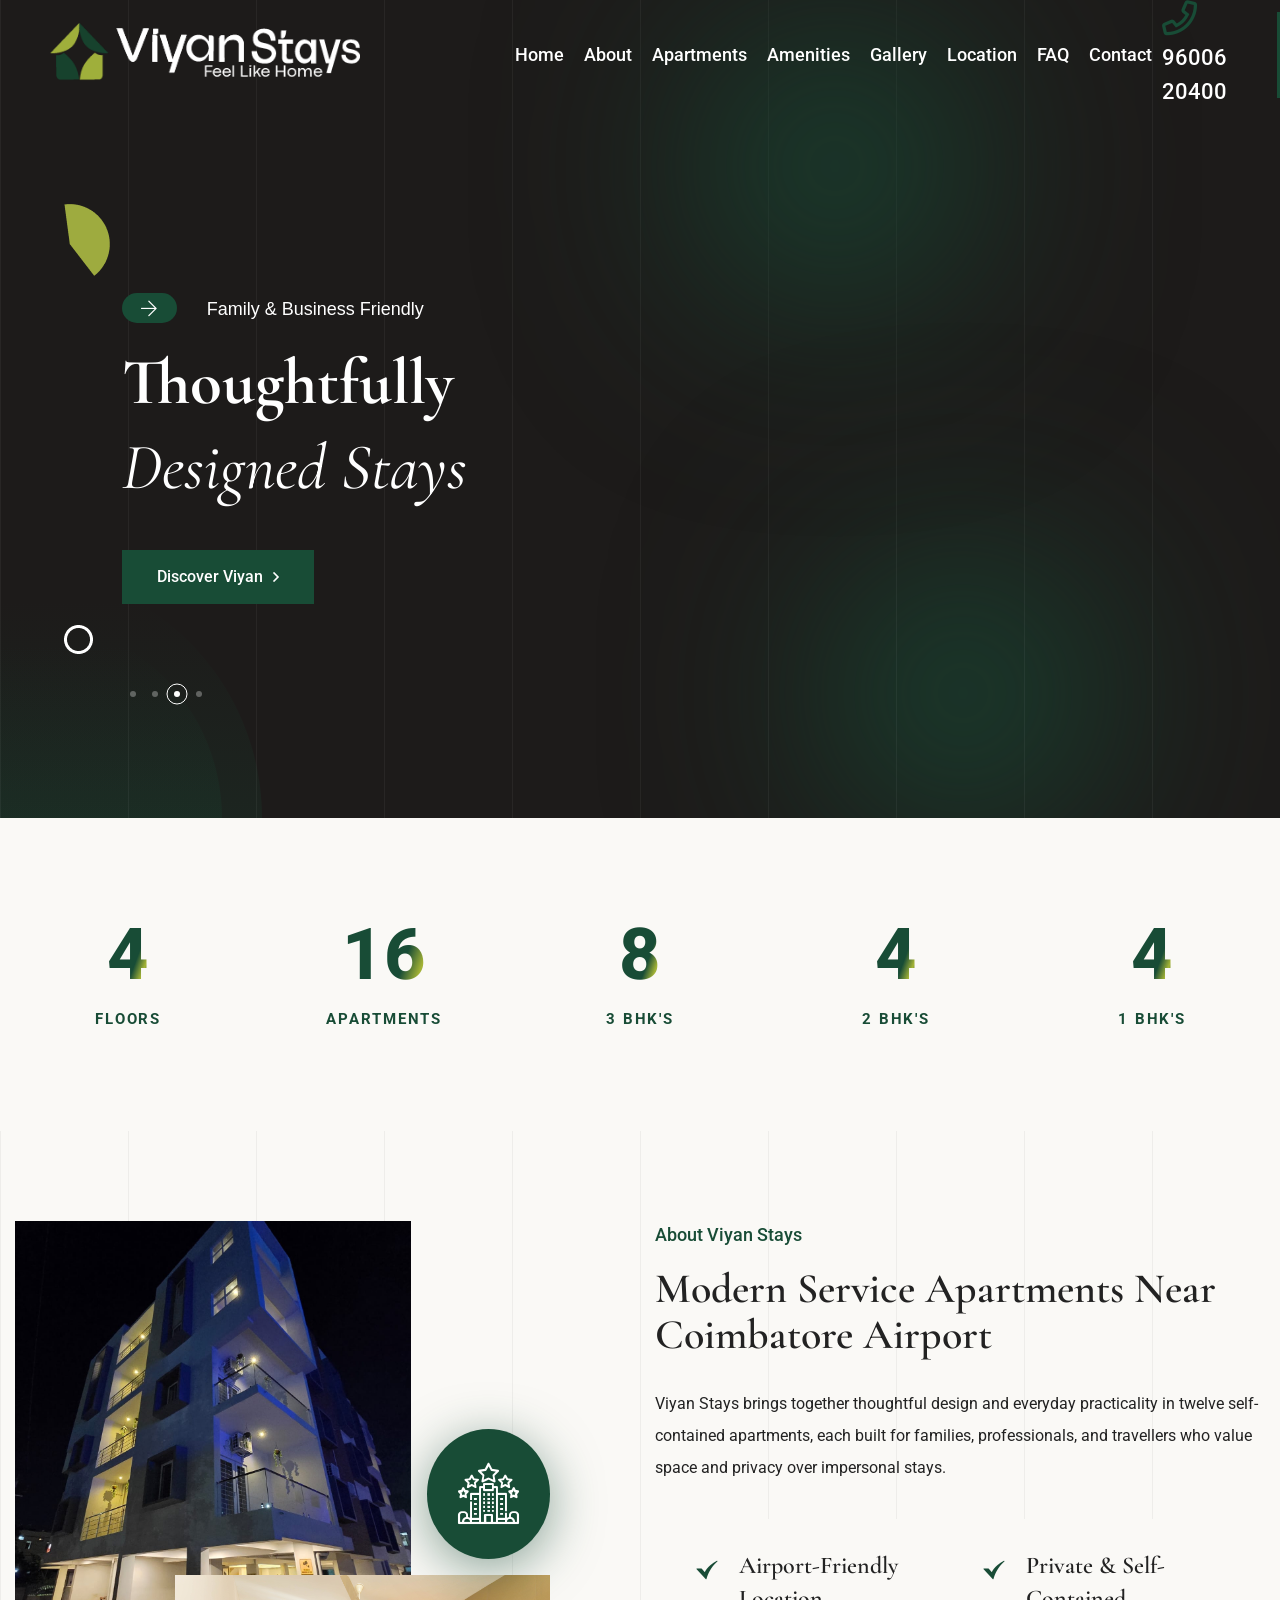
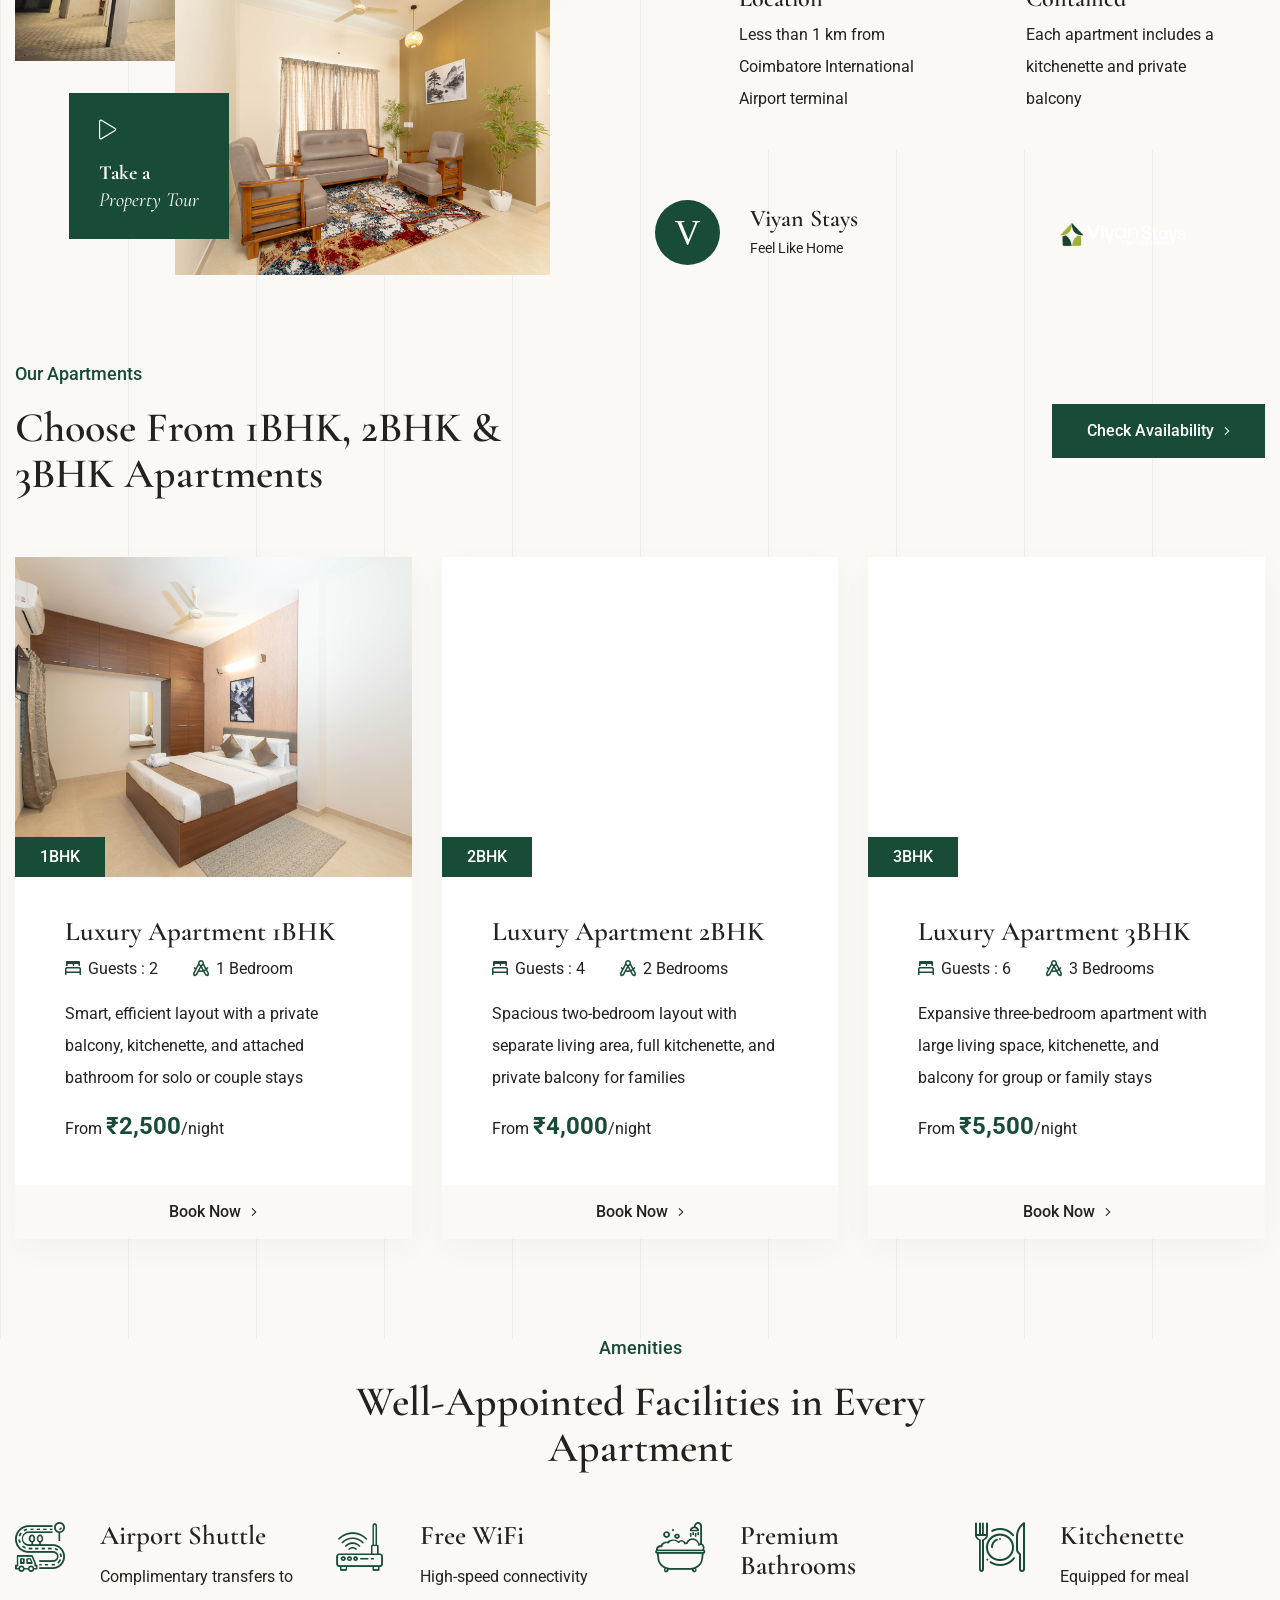
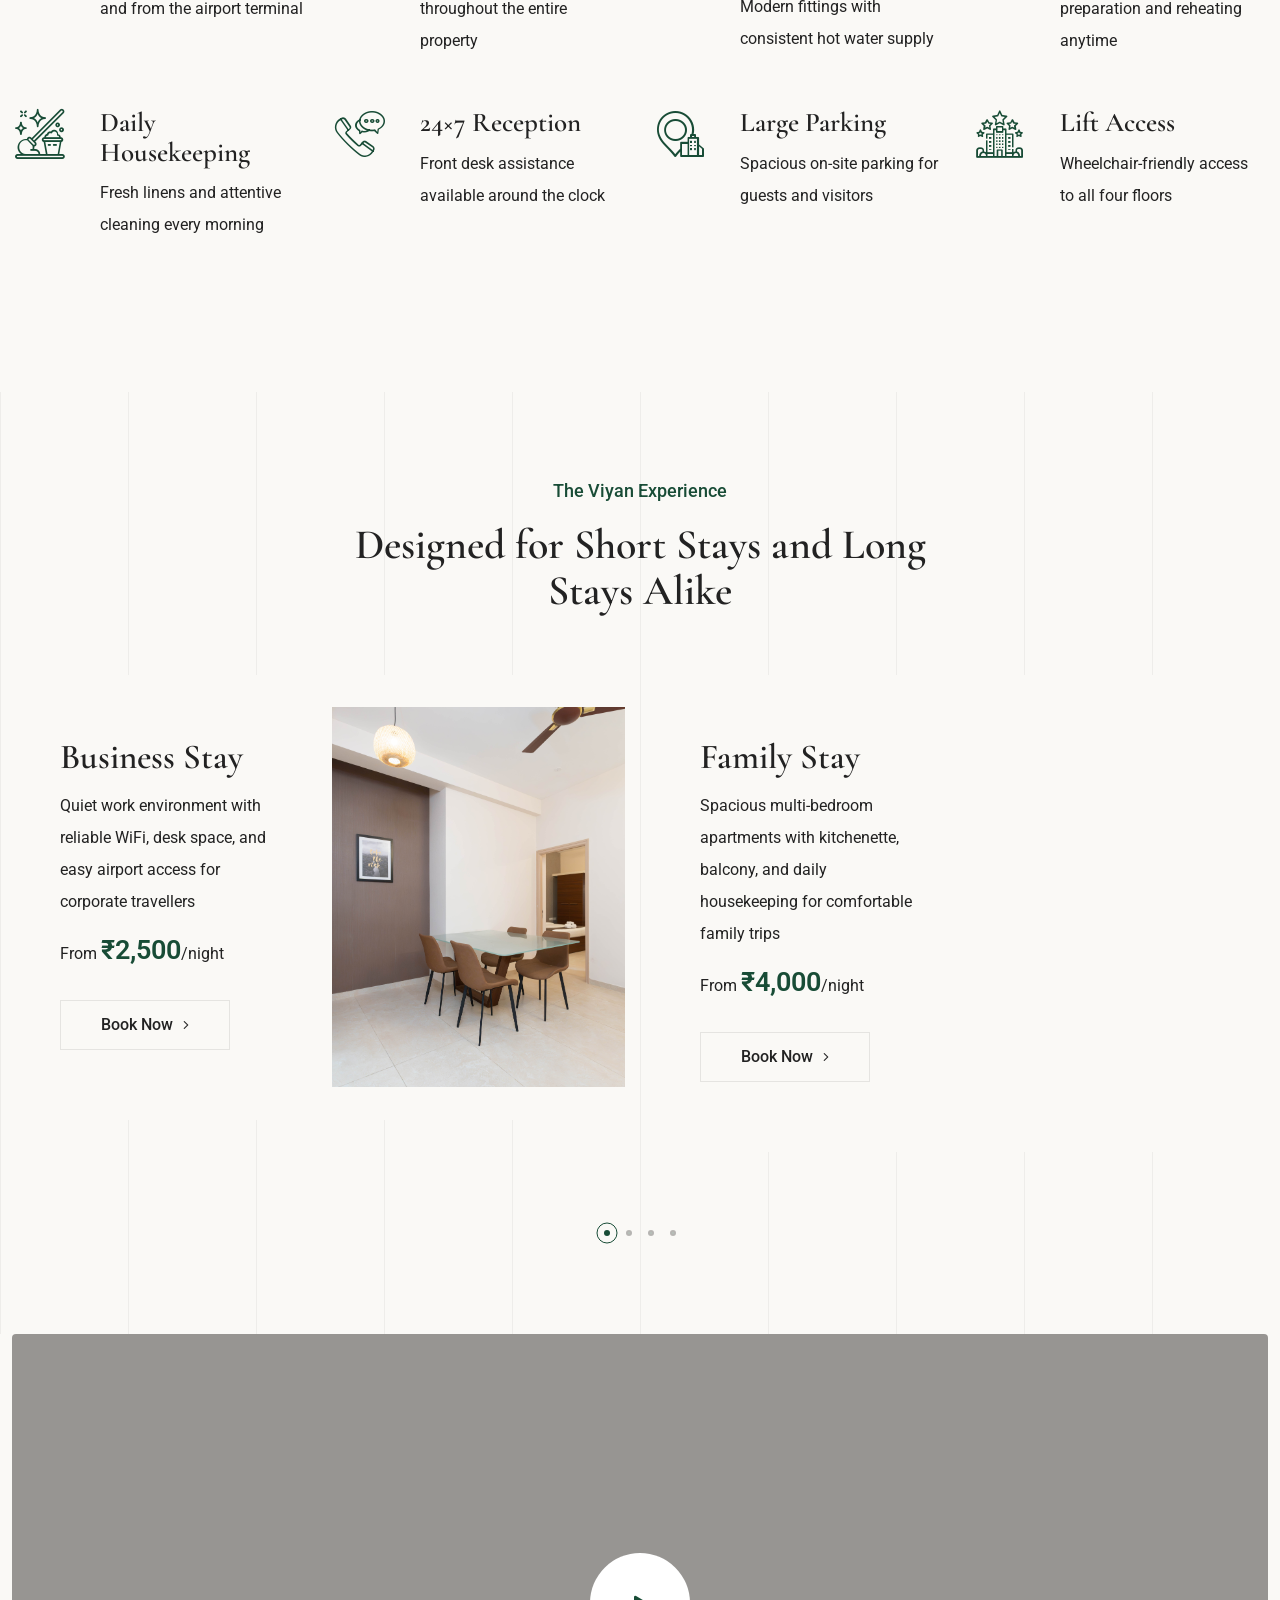
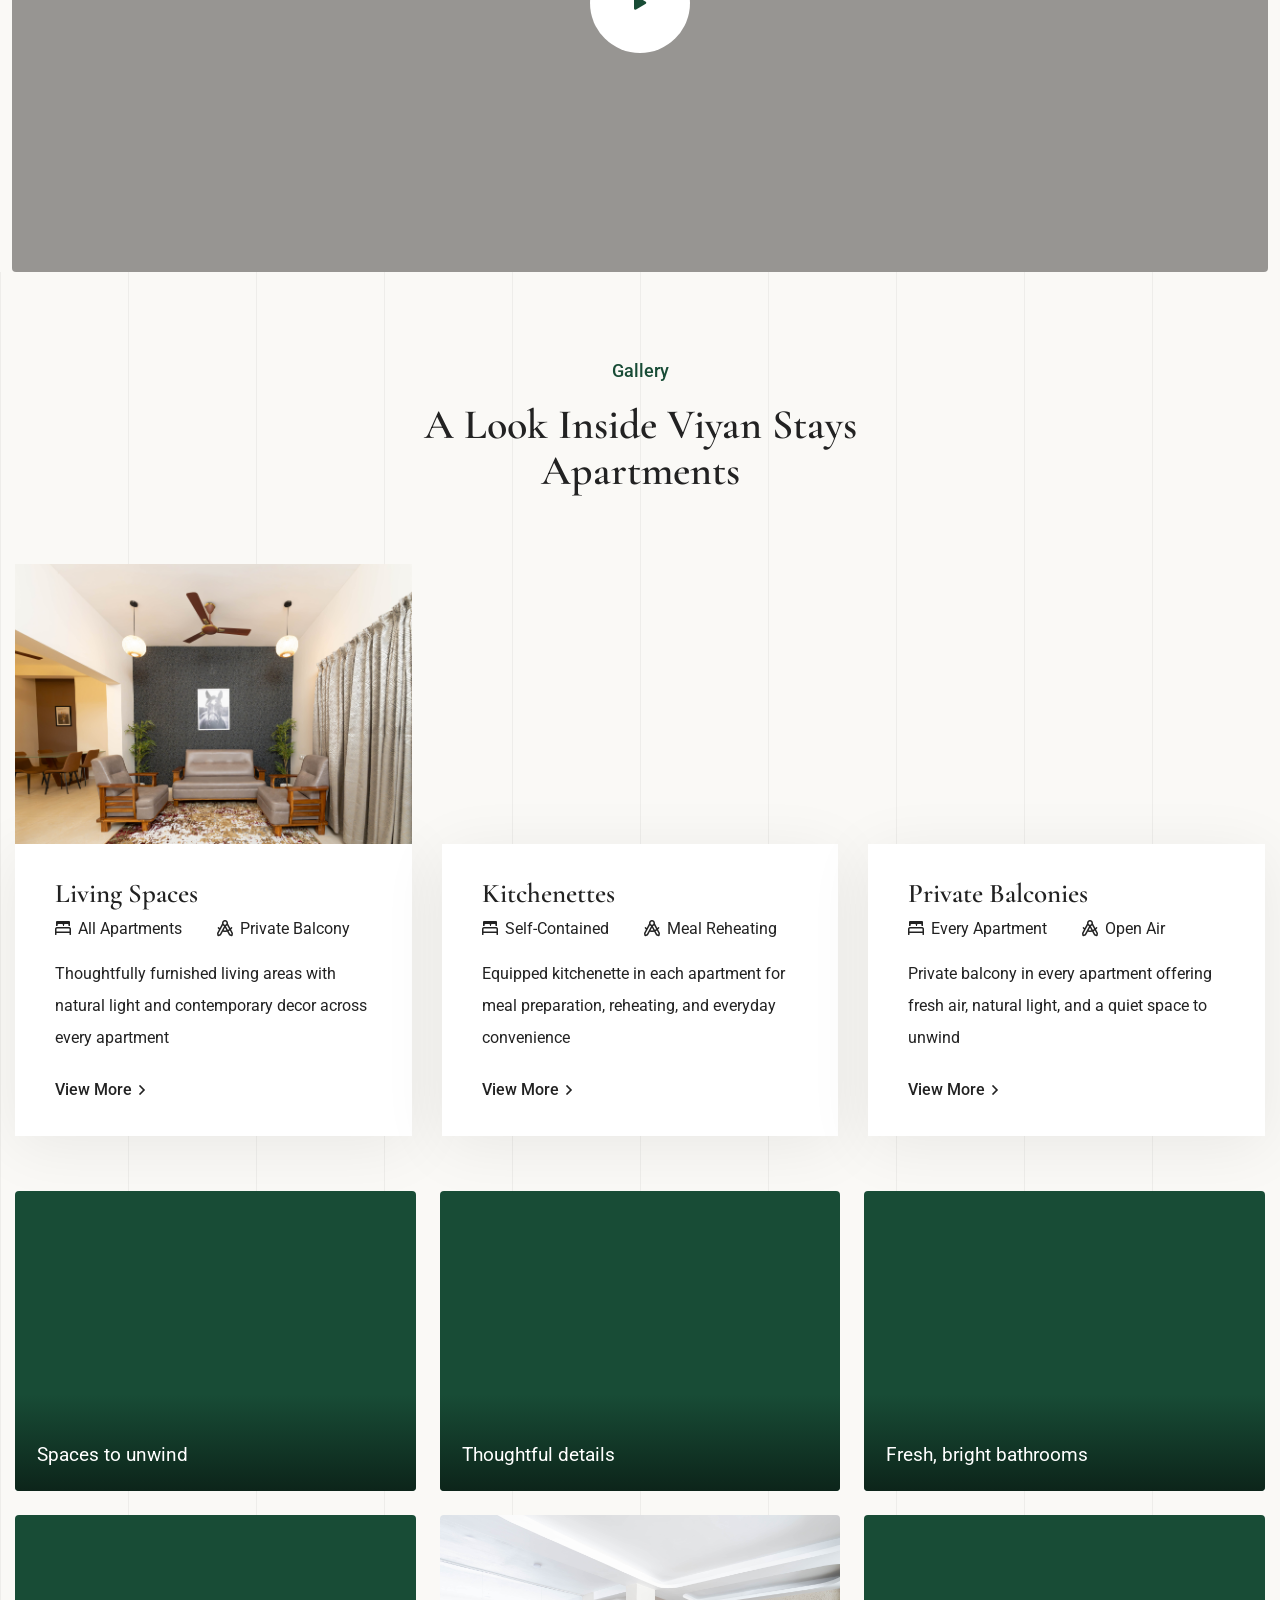
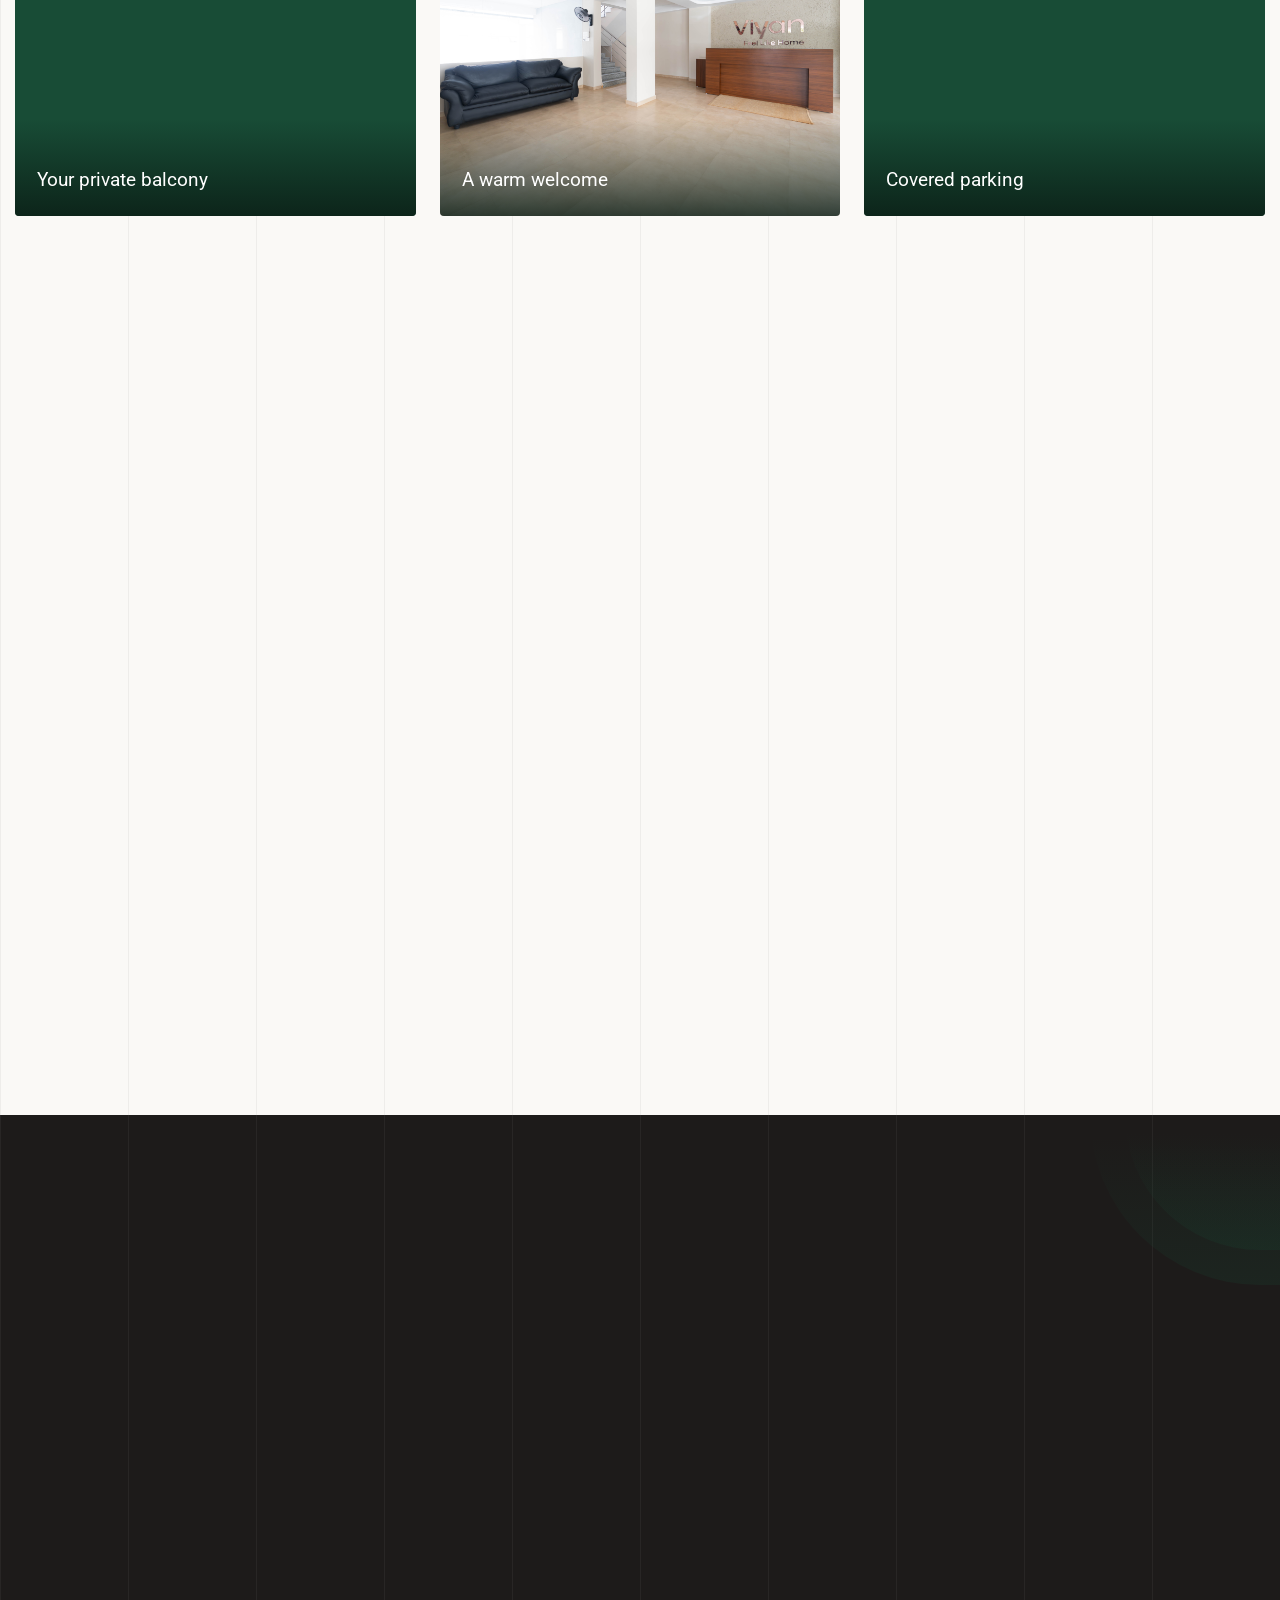
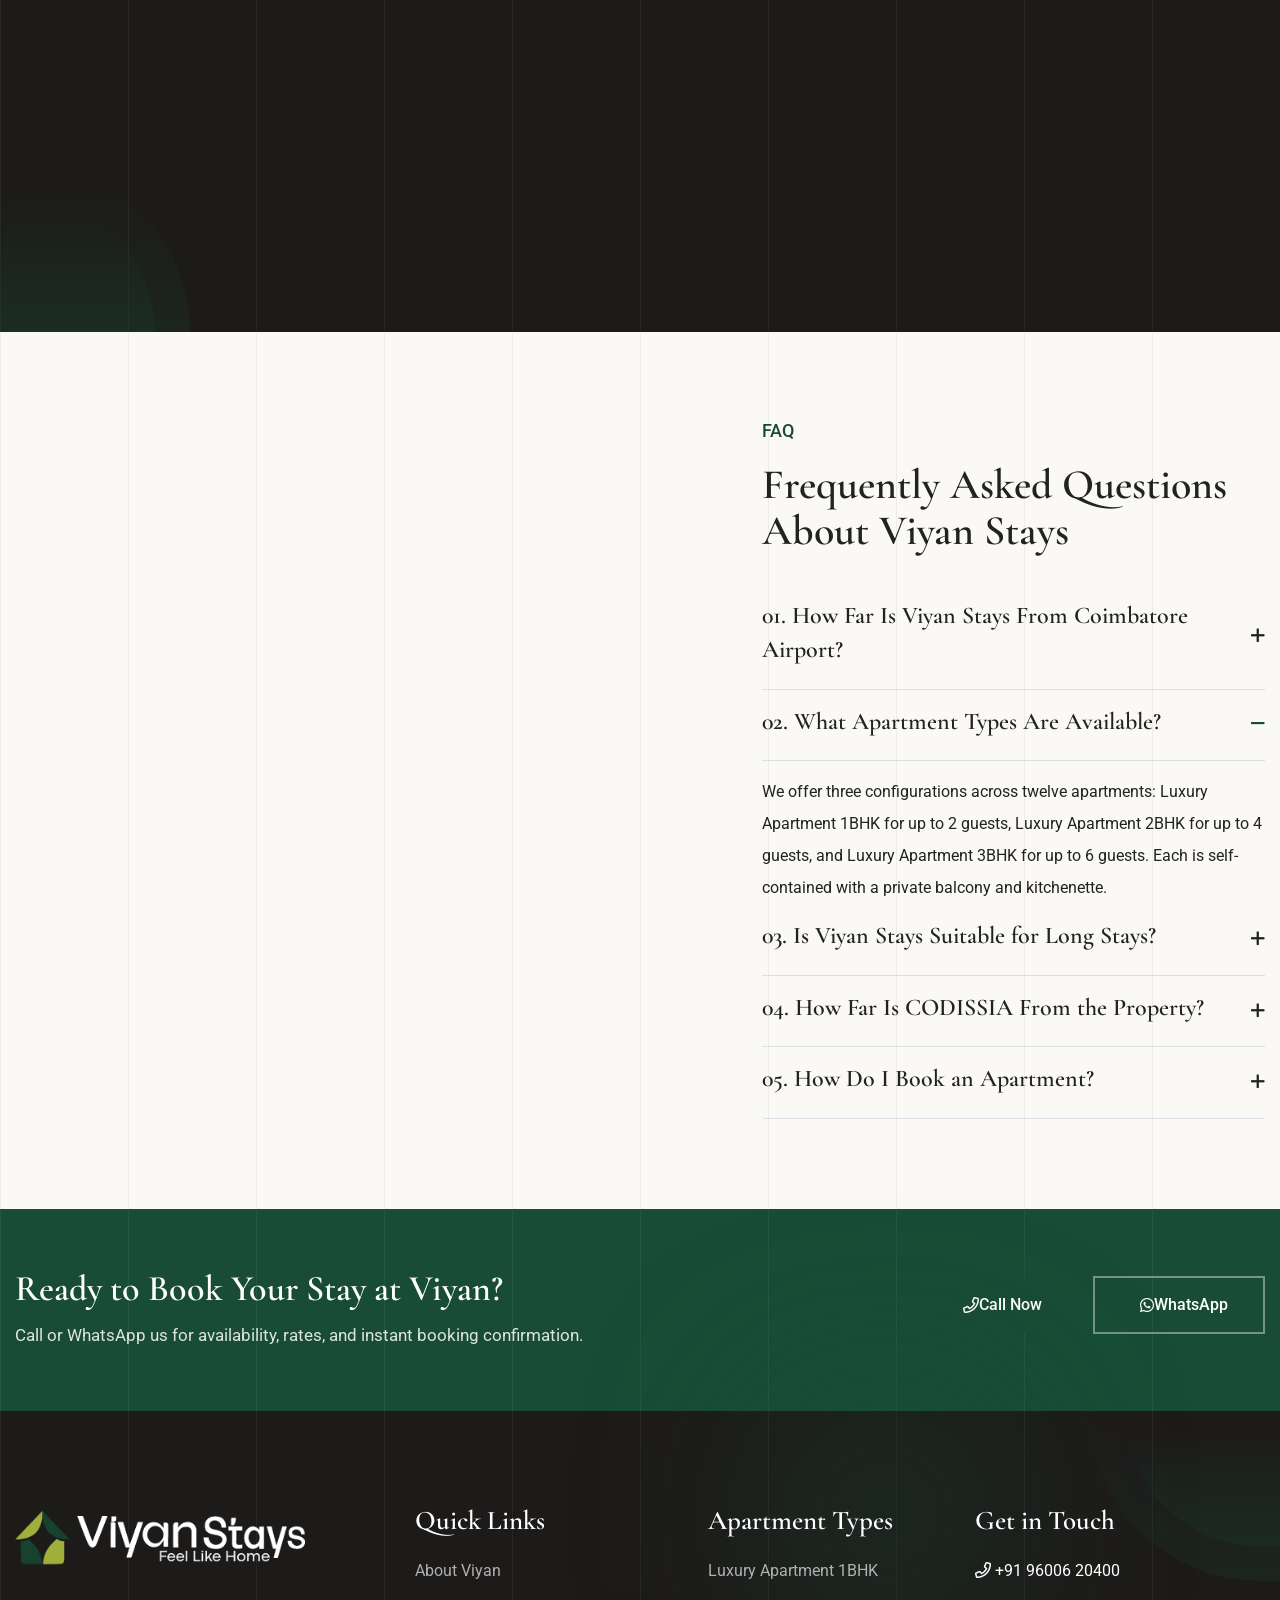
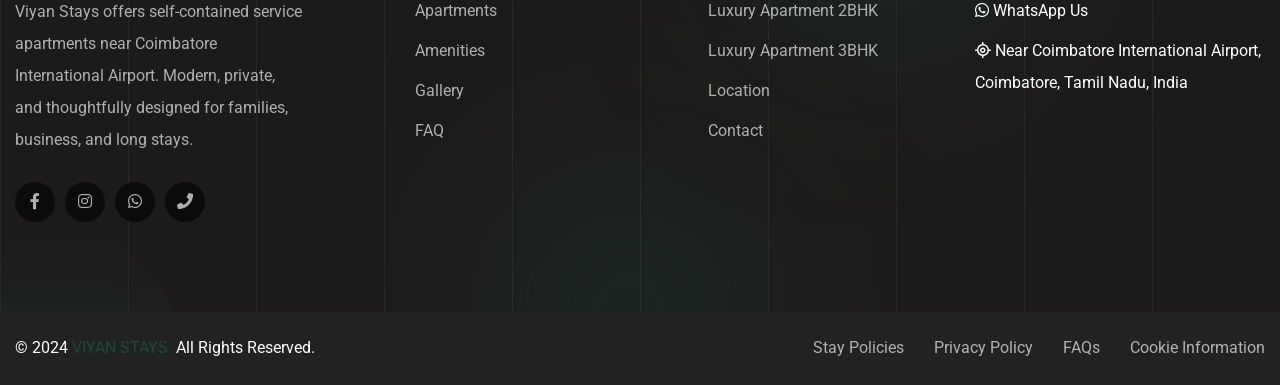
<file: index.html>
<!DOCTYPE html>
<html lang="en">
<head>
    <!-- Required meta tags -->
    <meta charset="utf-8">
    <link rel="canonical" href="https://viyanstays.com/">
    <meta property="og:url" content="https://viyanstays.com/">
    <meta name="description" content="Viyan Stays offers luxury service apartments near Coimbatore International Airport. Choose from 1BHK, 2BHK, and 3BHK apartments with private balconies, kitchenette, airport shuttle, and 24x7 reception. Less than 1 km from Coimbatore Airport and 1.8 km from CODISSIA.">
    <meta name="keywords" content="Luxury Service Apartments Near Coimbatore Airport, Service Apartment in Coimbatore, Luxury Apartment Near Coimbatore Airport, Homestay in Coimbatore, Stay Near Coimbatore Airport, Accommodation Near Coimbatore Airport, Stay Near CODISSIA, Family Stay Coimbatore, Business Stay Coimbatore, Airport Accommodation">
    <meta name="author" content="Viyan Stays">
    <meta name="robots" content="index, follow">
    <meta http-equiv="X-UA-Compatible" content="IE=edge">
    <meta name="viewport" content="width=device-width, initial-scale=1, shrink-to-fit=no">

    <!-- Open Graph / Social Media -->
    <meta property="og:type" content="website">
    <meta property="og:title" content="Viyan Stays — Luxury Service Apartments Near Coimbatore Airport">
    <meta property="og:description" content="Modern 1BHK, 2BHK & 3BHK service apartments near Coimbatore International Airport. Family & business friendly stays with private balcony, kitchenette, airport shuttle and 24x7 reception.">
    <meta property="og:image" content="assets/viyan-photos/DSC01353.jpg">

    <!-- Title -->
    <title>Viyan Stays — Luxury Service Apartments Near Coimbatore Airport</title>
    <!-- Favicon Icon -->
    <link rel="shortcut icon" href="assets/images/favicon.png" type="image/x-icon">
    
    <!-- Flaticon -->
    <link rel="stylesheet" href="assets/css/flaticon.min.css">
    <!-- Font Awesome -->
    <link rel="stylesheet" href="assets/css/fontawesome-5.14.0.min.css">
    <!-- Bootstrap -->
    <link rel="stylesheet" href="assets/css/bootstrap.min.css">
    <!-- Magnific Popup -->
    <link rel="stylesheet" href="assets/css/magnific-popup.min.css">
    <!-- Nice Select -->
    <link rel="stylesheet" href="assets/css/nice-select.min.css">
    <!-- Type Writer -->
    <link rel="stylesheet" href="assets/css/jquery.animatedheadline.css">
    <!-- Animate -->
    <link rel="stylesheet" href="assets/css/animate.min.css">
    <!-- Slick -->
    <link rel="stylesheet" href="assets/css/slick.min.css">
    <!-- Main Style -->
    <link rel="stylesheet" href="assets/css/style.css">
    <link rel="stylesheet" href="assets/css/viyan-brand.css">
    
    <link rel="stylesheet" href="assets/css/viyan-photos.css">
<link rel="stylesheet" href="assets/css/viyan-mobile.css?v=20260915-2"><script type="application/ld+json">{"@context": "https://schema.org", "@type": "LodgingBusiness", "@id": "https://viyanstays.com/#business", "name": "Viyan Stays", "url": "https://viyanstays.com/", "telephone": "+919600620400", "email": "viyanstays@gmail.com", "hasMap": "https://maps.app.goo.gl/6Fvmteb7Q37pBMAD9", "address": {"@type": "PostalAddress", "addressLocality": "Coimbatore", "addressRegion": "Tamil Nadu", "addressCountry": "IN"}}</script></head>
<body class="home-one">
    <div class="page-wrapper">

        <!-- Preloader -->
        <div class="preloader"></div>

        <!-- main header -->
        <header class="main-header header-white">
            <!--Header-Upper-->
            <div class="header-upper">
                <div class="container container-1720 clearfix">

                    <div class="header-inner rel d-flex align-items-center">
                        <div class="logo-outer">
<div class="logo"><a href="/"><img src="assets/images/logos/logo-viyan.png" alt="Viyan Stays Logo" title="Viyan Stays"></a></div>
                        </div>

                        <div class="nav-outer clearfix me-auto">
                            <!-- Main Menu -->
                            <nav class="main-menu navbar-expand-lg">
                                <div class="navbar-header">
                                   <div class="mobile-logo my-15">
                                       <a href="/">
                                            <img src="assets/images/logos/logo-viyan.png" alt="Viyan Stays Logo" title="Viyan Stays">
                                       </a>
                                   </div>
                                   
                                    <!-- Toggle Button -->
                                    <button type="button" aria-label="Open navigation" aria-controls="viyan-navigation" aria-expanded="false" class="navbar-toggle" data-bs-toggle="collapse" data-bs-target=".navbar-collapse">
                                        <span class="icon-bar"></span>
                                        <span class="icon-bar"></span>
                                        <span class="icon-bar"></span>
                                    </button>
                                </div>

                                <div id="viyan-navigation" class="navbar-collapse collapse clearfix">
                                    <ul class="navigation clearfix">
                                        <li><a href="/">Home</a></li>
                                        <li><a href="#about">About</a></li>
                                        <li><a href="#apartments">Apartments</a></li>
                                        <li><a href="#amenities">Amenities</a></li>
                                        <li><a href="gallery.html">Gallery</a></li>
                                        <li><a href="#location">Location</a></li>
                                        <li><a href="#faq">FAQ</a></li>
                                        <li><a href="contact.html">Contact</a></li>
                                    </ul>
                                </div>

                            </nav>
                            <!-- Main Menu End-->
                        </div>
                        
                        <!-- Menu Button -->
                        <div class="menu-btns">
                           <span class="menu-phone-number d-none d-lg-inline-block">
                               <i class="far fa-phone"></i>
                               <a href="tel:+919600620400">96006 20400</a>
                           </span>
                           <a href="https://bookings.skyrooms.in/roombooking?bkgpropid=1154&&bkgrooms=1" class="theme-btn" target="_blank">Book Now <i class="far fa-angle-right"></i></a>
                           
                           <button class="shopping-bag d-none">
                               <i class="fal fa-shopping-bag"></i>
                               <span>0</span>
                           </button>
                            <!-- menu sidbar -->
                            <div class="menu-sidebar">
                                <button>
                                    <img src="assets/images/icons/sidebar-toggler.png" alt="Toggler">
                                </button>
                            </div>
                        </div>
                    </div>
                </div>
            </div>
            <!--End Header Upper-->
        </header>
       
       
        <!--Form Back Drop-->
        <div class="form-back-drop"></div>
        
        <!-- Hidden Sidebar -->
        <section class="hidden-bar">
            <div class="inner-box text-center">
                <div class="cross-icon"><span class="fa fa-times"></span></div>
                <div class="title">
                    <h4>Enquire About Your Stay</h4>
                </div>

                <!--Enquiry Form-->
                <div class="appointment-form">
                    <p>Send us your dates and requirements through our contact page.</p><a href="contact.html" class="theme-btn">Send an enquiry</a>
                </div>

                <!--Social Icons-->
                <div class="social-style-one">
                    <a href="https://www.facebook.com/profile.php?id=61592328098779" target="_blank" rel="noopener noreferrer" aria-label="Viyan Stays on Facebook (opens in a new tab)"><i class="fab fa-facebook-f" aria-hidden="true"></i></a>
                    <a href="https://www.instagram.com/viyanstayscbe/" target="_blank" rel="noopener noreferrer" aria-label="Viyan Stays on Instagram (opens in a new tab)"><i class="fab fa-instagram" aria-hidden="true"></i></a>
                    <a href="https://wa.me/919600620400"><i class="fab fa-whatsapp"></i></a>
                    <a href="tel:+919600620400"><i class="fas fa-phone"></i></a>
                </div>
            </div>
        </section>
        <!--End Hidden Sidebar -->
       
        
        <!-- Slider Section Start -->
        <section class="main-slider-area bgc-black-with-lighting rel z-1">
           <div class="main-slider-active">
                <div class="slider-item">
                    <div class="container">
                        <div class="row justify-content-end align-items-center">
                            <div class="col-xl-3">
                                <div class="slider-content">
                                    <span class="sub-title"><i class="fal fa-arrow-right"></i> Welcome to Viyan Stays</span>
                                    <h1>Stay Near <span>Coimbatore Airport</span></h1>
                                    <a href="#apartments" class="theme-btn">Explore Apartments <i class="far fa-angle-right"></i></a>
                                </div>
                            </div>
                            <div class="col-xl-8">
                                <div class="slider-image">
                                    <img src="assets/viyan-photos/DSC01353.jpg" alt="Luxury Service Apartments Near Coimbatore Airport" width="7008" height="4672" decoding="async">
                                </div>
                            </div>
                        </div>
                    </div>
                </div>
                <div class="slider-item">
                    <div class="container">
                        <div class="row justify-content-end align-items-center">
                            <div class="col-xl-3">
                                <div class="slider-content">
                                    <span class="sub-title"><i class="fal fa-arrow-right"></i> 1BHK · 2BHK · 3BHK</span>
                                    <h1>Spacious <span>Private Apartments</span></h1>
                                    <a href="#apartments" class="theme-btn">View Apartments <i class="far fa-angle-right"></i></a>
                                </div>
                            </div>
                            <div class="col-xl-8">
                                <div class="slider-image">
                                    <img src="assets/viyan-photos/DSC01320.jpg" alt="Spacious Private Apartments Coimbatore" width="7008" height="4672" decoding="async">
                                </div>
                            </div>
                        </div>
                    </div>
                </div>
                <div class="slider-item">
                    <div class="container">
                        <div class="row justify-content-end align-items-center">
                            <div class="col-xl-3">
                                <div class="slider-content">
                                    <span class="sub-title"><i class="fal fa-arrow-right"></i> Family & Business Friendly</span>
                                    <h1>Thoughtfully <span>Designed Stays</span></h1>
                                    <a href="#about" class="theme-btn">Discover Viyan <i class="far fa-angle-right"></i></a>
                                </div>
                            </div>
                            <div class="col-xl-8">
                                <div class="slider-image">
                                    <img src="assets/viyan-photos/DSC01317.jpg" alt="Thoughtfully Designed Stays Coimbatore" width="7008" height="4672" decoding="async">
                                </div>
                            </div>
                        </div>
                    </div>
                </div>
                <div class="slider-item">
                    <div class="container">
                        <div class="row justify-content-end align-items-center">
                            <div class="col-xl-3">
                                <div class="slider-content">
                                    <span class="sub-title"><i class="fal fa-arrow-right"></i> Less Than 1 km From Airport</span>
                                    <h1>Convenient <span>Airport Stay</span></h1>
                                    <a href="https://wa.me/919600620400" target="_blank" class="theme-btn">Book Your Stay <i class="far fa-angle-right"></i></a>
                                </div>
                            </div>
                            <div class="col-xl-8">
                                <div class="slider-image">
                                    <img src="assets/viyan-photos/DSC01351.jpg" alt="Convenient Airport Stay Coimbatore" width="7008" height="4672" decoding="async">
                                </div>
                            </div>
                        </div>
                    </div>
                </div>
           </div>
           <div class="container">
               <div class="row justify-content-center">
                   <div class="col-xl-10">
                       <div class="main-slider-dots"></div>
                   </div>
               </div>
           </div>
            <div class="slider-shapes">
<img class="shape circle-half" src="assets/images/shapes/slider-circle-half-viyan.png" alt="Shape">
               <img class="shape circle" src="assets/images/shapes/slider-circle.png" alt="Shape">
            </div>
            <div class="bg-lines">
               <span></span><span></span>
               <span></span><span></span>
               <span></span><span></span>
               <span></span><span></span>
               <span></span><span></span>
            </div>
        </section>
        <!-- Slider Section End -->


        <!-- Property Snapshot Section Start -->
        <section class="property-snapshot-area rel z-1">
            <div class="container">
                <div class="property-snapshot-scroll">
                    <div class="row row-cols-lg-5">
                        <div class="col">
                            <div class="snapshot-item wow fadeInUp delay-0-2s">
                                <div class="snapshot-number counter-text-wrap">
                                    <span class="count-text" data-speed="1400" data-stop="4">0</span>
                                </div>
                                <div class="snapshot-label">Floors</div>
                            </div>
                        </div>
                    <div class="col">
                        <div class="snapshot-item wow fadeInUp delay-0-3s">
                            <div class="snapshot-number counter-text-wrap">
                                <span class="count-text" data-speed="1400" data-stop="16">0</span>
                            </div>
                            <div class="snapshot-label">Apartments</div>
                        </div>
                    </div>
                    <div class="col">
                        <div class="snapshot-item wow fadeInUp delay-0-4s">
                            <div class="snapshot-number counter-text-wrap">
                                <span class="count-text" data-speed="1400" data-stop="8">0</span>
                            </div>
                            <div class="snapshot-label">3 BHK'S</div>
                        </div>
                    </div>
                    <div class="col">
                        <div class="snapshot-item wow fadeInUp delay-0-5s">
                            <div class="snapshot-number counter-text-wrap">
                                <span class="count-text" data-speed="1400" data-stop="4">0</span>
                            </div>
                            <div class="snapshot-label">2 BHK'S</div>
                        </div>
                    </div>
                    <div class="col">
                        <div class="snapshot-item wow fadeInUp delay-0-2s">
                            <div class="snapshot-number counter-text-wrap">
                                <span class="count-text" data-speed="1400" data-stop="4">0</span>
                            </div>
                            <div class="snapshot-label">1 BHK'S</div>
                        </div>
                    </div>
                </div>
                </div>
            </div>
        </section>
        <!-- Property Snapshot Section End -->
        
        
        <!-- About Area start -->
        <section class="about-area pt-90 rpt-70 rel" id="about">
            <div class="container">
                <div class="row align-items-center">
                    <div class="col-lg-6">
                        <div class="about-image-part rmb-55">
                            <div class="top-part">
                                <img src="assets/viyan-photos/1 (3).jpeg" alt="Viyan Stays Service Apartments Coimbatore" width="1200" height="1600" decoding="async">
                                <div class="icon wow fadeInLeft delay-0-2s"><i class="flaticon-hotel"></i></div>
                            </div>
                            <div class="bottom-part">
                                <a href="https://www.youtube.com/watch?v=9Y7ma241N8k" class="mfp-iframe video-play-text wow fadeInRight delay-0-2s">
                                    <i class="fal fa-play"></i>
                                    <span><b>Take a</b><br> <i>Property Tour</i></span>
                                </a>
                                <img src="assets/viyan-photos/DSC01199.jpg" alt="Viyan Stays Interior Coimbatore" width="7008" height="4672" decoding="async">
                            </div>
                        </div>
                    </div>
                    <div class="col-lg-6">
                        <div class="about-content-part">
                            <div class="section-title mb-35 wow fadeInUp delay-0-2s">
                                <span class="sub-title mb-15">About Viyan Stays</span>
                                <h2>Modern Service Apartments Near Coimbatore Airport</h2>
                                <p>Viyan Stays brings together thoughtful design and everyday practicality in twelve self-contained apartments, each built for families, professionals, and travellers who value space and privacy over impersonal stays.</p>
                            </div>
                            <div class="feature-list wow fadeInUp delay-0-3s">
                                <div class="feature-item">
                                    <div class="icon">
                                        <i class="flaticon-check-mark"></i>
                                    </div>
                                    <div class="content">
                                        <h5>Airport-Friendly Location</h5>
                                        <p>Less than 1 km from Coimbatore International Airport terminal</p>
                                    </div>
                                </div>
                                <div class="feature-item">
                                    <div class="icon">
                                        <i class="flaticon-check-mark"></i>
                                    </div>
                                    <div class="content">
                                        <h5>Private & Self-Contained</h5>
                                        <p>Each apartment includes a kitchenette and private balcony</p>
                                    </div>
                                </div>
                            </div>
                            <div class="about-author wow fadeInUp delay-0-4s">
                                <div class="author">
                                    <span class="viyan-host-mark" aria-label="Viyan Stays">V</span>
                                </div>
                                <div class="description">
                                    <h5>Viyan Stays</h5>
                                    <span>Feel Like Home</span>
                                </div>
                                <div class="signature">
                                    <img src="assets/images/logos/logo-viyan.png" alt="Viyan Stays">
                                </div>
                            </div>
                        </div>
                    </div>
                </div>
            </div>
            <div class="bg-lines for-bg-white">
               <span></span><span></span>
               <span></span><span></span>
               <span></span><span></span>
               <span></span><span></span>
               <span></span><span></span>
            </div>
        </section>
        <!-- About Area end -->
        
        
        
        
        <!-- Apartments Area start -->
        <section class="rooms-area pt-90 rpt-70 pb-70 rpb-55 rel z-2" id="apartments">
            <div class="container">
                <div class="row justify-content-between align-items-center pb-20">
                    <div class="col-xl-5 col-lg-7">
                        <div class="section-title mb-40 wow fadeInLeft delay-0-2s">
                            <span class="sub-title mb-15">Our Apartments</span>
                            <h2>Choose From 1BHK, 2BHK & 3BHK Apartments</h2>
                        </div>
                    </div>
                    <div class="col-lg-4 text-lg-end">
                        <a class="theme-btn mb-40 wow fadeInRight delay-0-2s" href="https://wa.me/919600620400" target="_blank">Check Availability <i class="fal fa-angle-right"></i></a>
                    </div>
                </div>
                <div class="row">
                    <div class="col-xl-4 col-md-6">
                        <div class="room-item wow fadeInUp delay-0-2s">
                            <div class="image">
                                <img src="assets/viyan-photos/DSC01079.jpg" alt="Luxury Apartment 1BHK Coimbatore" width="7008" height="4672" decoding="async">
                                <a class="category" href="#apartments">1BHK</a>
                            </div>
                            <div class="content">
                                <h4><a href="#apartments">Luxury Apartment 1BHK</a></h4>
                                <ul class="blog-meta">
                                    <li>
                                        <i class="far fa-bed-alt"></i>
                                        <a href="#">Guests : 2</a>
                                    </li>
                                    <li>
                                        <i class="far fa-drafting-compass"></i>
                                        <a href="#">1 Bedroom</a>
                                    </li>
                                </ul>
                                <p>Smart, efficient layout with a private balcony, kitchenette, and attached bathroom for solo or couple stays</p>
                                <div class="price">From <span>₹2,500</span>/night</div>
                            </div>
                            <a class="theme-btn style-two" href="https://wa.me/919600620400" target="_blank">Book Now <i class="fal fa-angle-right"></i></a>
                        </div>
                    </div>
                    <div class="col-xl-4 col-md-6">
                        <div class="room-item wow fadeInUp delay-0-4s">
                            <div class="image">
                                <img src="assets/viyan-photos/DSC01110.jpg" alt="Luxury Apartment 2BHK Coimbatore" width="7008" height="4672" decoding="async">
                                <a class="category" href="#apartments">2BHK</a>
                            </div>
                            <div class="content">
                                <h4><a href="#apartments">Luxury Apartment 2BHK</a></h4>
                                <ul class="blog-meta">
                                    <li>
                                        <i class="far fa-bed-alt"></i>
                                        <a href="#">Guests : 4</a>
                                    </li>
                                    <li>
                                        <i class="far fa-drafting-compass"></i>
                                        <a href="#">2 Bedrooms</a>
                                    </li>
                                </ul>
                                <p>Spacious two-bedroom layout with separate living area, full kitchenette, and private balcony for families</p>
                                <div class="price">From <span>₹4,000</span>/night</div>
                            </div>
                            <a class="theme-btn style-two" href="https://wa.me/919600620400" target="_blank">Book Now <i class="fal fa-angle-right"></i></a>
                        </div>
                    </div>
                    <div class="col-xl-4 col-md-6">
                        <div class="room-item wow fadeInUp delay-0-6s">
                            <div class="image">
                                <img src="assets/viyan-photos/DSC01328.jpg" alt="Luxury Apartment 3BHK Coimbatore" width="7008" height="4672" decoding="async">
                                <a class="category" href="#apartments">3BHK</a>
                            </div>
                            <div class="content">
                                <h4><a href="#apartments">Luxury Apartment 3BHK</a></h4>
                                <ul class="blog-meta">
                                    <li>
                                        <i class="far fa-bed-alt"></i>
                                        <a href="#">Guests : 6</a>
                                    </li>
                                    <li>
                                        <i class="far fa-drafting-compass"></i>
                                        <a href="#">3 Bedrooms</a>
                                    </li>
                                </ul>
                                <p>Expansive three-bedroom apartment with large living space, kitchenette, and balcony for group or family stays</p>
                                <div class="price">From <span>₹5,500</span>/night</div>
                            </div>
                            <a class="theme-btn style-two" href="https://wa.me/919600620400" target="_blank">Book Now <i class="fal fa-angle-right"></i></a>
                        </div>
                    </div>
                </div>
            </div>
            <div class="bg-lines for-bg-white">
               <span></span><span></span>
               <span></span><span></span>
               <span></span><span></span>
               <span></span><span></span>
               <span></span><span></span>
            </div>
        </section>
        <!-- Apartments Area end -->
        
        
        <!-- Amenities Area start -->
        <section class="features-area pb-90 rpb-70 rel z-1 bgc-lighter" id="amenities">
            <div class="container">
                <div class="row justify-content-center">
                    <div class="col-xl-6 col-lg-8 col-md-10">
                        <div class="section-title text-center mb-60 rmb-40 wow fadeInUp delay-0-2s">
                            <span class="sub-title mb-15">Amenities</span>
                            <h2>Well-Appointed Facilities in Every Apartment</h2>
                        </div>
                    </div>
                </div>
                <div class="row">
                    <div class="col-xl-3 col-lg-4 col-md-6">
                        <div class="feature-item style-two wow fadeInUp delay-0-2s">
                            <div class="icon">
                                <i class="flaticon-transportation"></i>
                            </div>
                            <div class="content">
                                <h4>Airport Shuttle</h4>
                                <p>Complimentary transfers to and from the airport terminal</p>
                            </div>
                        </div>
                    </div>
                    <div class="col-xl-3 col-lg-4 col-md-6">
                        <div class="feature-item style-two wow fadeInUp delay-0-3s">
                            <div class="icon">
                                <i class="flaticon-wifi-router"></i>
                            </div>
                            <div class="content">
                                <h4>Free WiFi</h4>
                                <p>High-speed connectivity throughout the entire property</p>
                            </div>
                        </div>
                    </div>
                    <div class="col-xl-3 col-lg-4 col-md-6">
                        <div class="feature-item style-two wow fadeInUp delay-0-4s">
                            <div class="icon">
                                <i class="flaticon-bathtub"></i>
                            </div>
                            <div class="content">
                                <h4>Premium Bathrooms</h4>
                                <p>Modern fittings with consistent hot water supply</p>
                            </div>
                        </div>
                    </div>
                    <div class="col-xl-3 col-lg-4 col-md-6">
                        <div class="feature-item style-two wow fadeInUp delay-0-5s">
                            <div class="icon">
                                <i class="flaticon-restaurant"></i>
                            </div>
                            <div class="content">
                                <h4>Kitchenette</h4>
                                <p>Equipped for meal preparation and reheating anytime</p>
                            </div>
                        </div>
                    </div>
                    <div class="col-xl-3 col-lg-4 col-md-6">
                        <div class="feature-item style-two wow fadeInUp delay-0-2s">
                            <div class="icon">
                                <i class="flaticon-mop"></i>
                            </div>
                            <div class="content">
                                <h4>Daily Housekeeping</h4>
                                <p>Fresh linens and attentive cleaning every morning</p>
                            </div>
                        </div>
                    </div>
                    <div class="col-xl-3 col-lg-4 col-md-6">
                        <div class="feature-item style-two wow fadeInUp delay-0-3s">
                            <div class="icon">
                                <i class="flaticon-call"></i>
                            </div>
                            <div class="content">
                                <h4>24×7 Reception</h4>
                                <p>Front desk assistance available around the clock</p>
                            </div>
                        </div>
                    </div>
                    <div class="col-xl-3 col-lg-4 col-md-6">
                        <div class="feature-item style-two wow fadeInUp delay-0-4s">
                            <div class="icon">
                                <i class="flaticon-location-1"></i>
                            </div>
                            <div class="content">
                                <h4>Large Parking</h4>
                                <p>Spacious on-site parking for guests and visitors</p>
                            </div>
                        </div>
                    </div>
                    <div class="col-xl-3 col-lg-4 col-md-6">
                        <div class="feature-item style-two wow fadeInUp delay-0-5s">
                            <div class="icon">
                                <i class="flaticon-hotel"></i>
                            </div>
                            <div class="content">
                                <h4>Lift Access</h4>
                                <p>Wheelchair-friendly access to all four floors</p>
                            </div>
                        </div>
                    </div>
                </div>
            </div>
        </section>
        <!-- Amenities Area end -->
        
        
        <!-- Experience Area start -->
        <section class="hotel-area py-90 rpy-70 rel z-1" id="experience">
            <div class="container">
                <div class="row justify-content-center">
                    <div class="col-xl-6 col-lg-8 col-md-10">
                        <div class="section-title text-center mb-60 rmb-40 wow fadeInUp delay-0-2s">
                            <span class="sub-title mb-15">The Viyan Experience</span>
                            <h2>Designed for Short Stays and Long Stays Alike</h2>
                        </div>
                    </div>
                </div>
                <div class="hotel-carousel-active">
                    <div class="hotel-item wow fadeInUp delay-0-2s">
                        <div class="content">
                            <div class="top">
                                <h3><a href="#apartments">Business Stay</a></h3>
                                <p>Quiet work environment with reliable WiFi, desk space, and easy airport access for corporate travellers</p>
                            </div>
                            <div class="bottom">
                                <div class="price">From <span>₹2,500</span>/night</div>
                                <a class="theme-btn style-two" href="https://wa.me/919600620400" target="_blank">Book Now <i class="fal fa-angle-right"></i></a>
                            </div>
                        </div>
                        <div class="image">
                            <img src="assets/viyan-photos/DSC01296.jpg" alt="Business Stay Coimbatore" width="7008" height="4672" decoding="async">
                        </div>
                    </div>
                    <div class="hotel-item wow fadeInUp delay-0-4s">
                        <div class="content">
                            <div class="top">
                                <h3><a href="#apartments">Family Stay</a></h3>
                                <p>Spacious multi-bedroom apartments with kitchenette, balcony, and daily housekeeping for comfortable family trips</p>
                            </div>
                            <div class="bottom">
                                <div class="price">From <span>₹4,000</span>/night</div>
                                <a class="theme-btn style-two" href="https://wa.me/919600620400" target="_blank">Book Now <i class="fal fa-angle-right"></i></a>
                            </div>
                        </div>
                        <div class="image">
                            <img src="assets/viyan-photos/DSC01244.jpg" alt="Family Stay Coimbatore" width="7008" height="4672" decoding="async">
                        </div>
                    </div>
                    <div class="hotel-item wow fadeInUp delay-0-2s">
                        <div class="content">
                            <div class="top">
                                <h3><a href="#apartments">Long Stay</a></h3>
                                <p>Extended stay options with self-contained apartments, meal reheating facility, and homely comfort for weeks or months</p>
                            </div>
                            <div class="bottom">
                                <div class="price">From <span>₹2,500</span>/night</div>
                                <a class="theme-btn style-two" href="https://wa.me/919600620400" target="_blank">Book Now <i class="fal fa-angle-right"></i></a>
                            </div>
                        </div>
                        <div class="image">
                            <img src="assets/viyan-photos/DSC01208.jpg" alt="Long Stay Coimbatore" width="7008" height="4672" decoding="async">
                        </div>
                    </div>
                    <div class="hotel-item wow fadeInUp delay-0-4s">
                        <div class="content">
                            <div class="top">
                                <h3><a href="#apartments">Airport Stay</a></h3>
                                <p>Convenient transit accommodation less than 1 km from the terminal with shuttle service and flexible check-in</p>
                            </div>
                            <div class="bottom">
                                <div class="price">From <span>₹2,500</span>/night</div>
                                <a class="theme-btn style-two" href="https://wa.me/919600620400" target="_blank">Book Now <i class="fal fa-angle-right"></i></a>
                            </div>
                        </div>
                        <div class="image">
                            <img src="assets/viyan-photos/DSC01353.jpg" alt="Airport Stay Coimbatore" width="7008" height="4672" decoding="async">
                        </div>
                    </div>
                </div>
            </div>
            <div class="bg-lines for-bg-white">
               <span></span><span></span>
               <span></span><span></span>
               <span></span><span></span>
               <span></span><span></span>
               <span></span><span></span>
            </div>
        </section>
        <!-- Experience Area end -->
        
        
        <!-- Video Area start -->
        <div class="video-area">
            <div class="container-fluid gap-wide">
                <div class="video-part wow fadeInUp delay-0-2s">
                    <img src="assets/viyan-photos/DSC01201.jpg" alt="Viyan Stays Property Video" width="7008" height="4672" decoding="async">
                    <a href="https://www.youtube.com/watch?v=9Y7ma241N8k" class="mfp-iframe video-play" tabindex="-1"><i class="fas fa-play"></i></a>
                </div>
            </div>
        </div>
        <!-- Video Area end -->
        
        
        <!-- Gallery Area start -->
        <section class="blog-area pt-90 rpt-70 pb-70 rpb-55 rel z-1" id="gallery">
            <div class="container">
                <div class="row justify-content-center">
                    <div class="col-xl-6 col-lg-8 col-md-10">
                        <div class="section-title text-center mb-70 rmb-50 wow fadeInUp delay-0-2s">
                            <span class="sub-title mb-15">Gallery</span>
                            <h2>A Look Inside Viyan Stays Apartments</h2>
                        </div>
                    </div>
                </div>
                <div class="row justify-content-center">
                    <div class="col-xl-4 col-md-6">
                        <div class="blog-grid-item wow fadeInUp delay-0-2s">
                            <div class="image">
                                <img src="assets/viyan-photos/DSC01250.jpg" alt="Viyan Stays Apartment Interior" width="7008" height="4672" decoding="async">
                            </div>
                            <div class="blog-content">
                                <h4><a href="gallery.html">Living Spaces</a></h4>
                                <ul class="blog-meta">
                                    <li>
                                        <i class="far fa-bed-alt"></i>
                                        <a href="#">All Apartments</a>
                                    </li>
                                    <li>
                                        <i class="far fa-drafting-compass"></i>
                                        <a href="#">Private Balcony</a>
                                    </li>
                                </ul>
                                <p>Thoughtfully furnished living areas with natural light and contemporary decor across every apartment</p>
                                <a class="read-more" href="gallery.html">View More <i class="fal fa-angle-right"></i></a>
                            </div>
                        </div>
                    </div>
                    <div class="col-xl-4 col-md-6">
                        <div class="blog-grid-item wow fadeInUp delay-0-3s">
                            <div class="image">
                                <img src="assets/viyan-photos/DSC01241.jpg" alt="Viyan Stays Kitchenette" width="7008" height="4672" decoding="async">
                            </div>
                            <div class="blog-content">
                                <h4><a href="gallery.html">Kitchenettes</a></h4>
                                <ul class="blog-meta">
                                    <li>
                                        <i class="far fa-bed-alt"></i>
                                        <a href="#">Self-Contained</a>
                                    </li>
                                    <li>
                                        <i class="far fa-drafting-compass"></i>
                                        <a href="#">Meal Reheating</a>
                                    </li>
                                </ul>
                                <p>Equipped kitchenette in each apartment for meal preparation, reheating, and everyday convenience</p>
                                <a class="read-more" href="gallery.html">View More <i class="fal fa-angle-right"></i></a>
                            </div>
                        </div>
                    </div>
                    <div class="col-xl-4 col-md-6">
                        <div class="blog-grid-item wow fadeInUp delay-0-4s">
                            <div class="image">
                                <img src="assets/viyan-photos/DSC01161.jpg" alt="Viyan Stays Balcony View" width="6224" height="4672" decoding="async">
                            </div>
                            <div class="blog-content">
                                <h4><a href="gallery.html">Private Balconies</a></h4>
                                <ul class="blog-meta">
                                    <li>
                                        <i class="far fa-bed-alt"></i>
                                        <a href="#">Every Apartment</a>
                                    </li>
                                    <li>
                                        <i class="far fa-drafting-compass"></i>
                                        <a href="#">Open Air</a>
                                    </li>
                                </ul>
                                <p>Private balcony in every apartment offering fresh air, natural light, and a quiet space to unwind</p>
                                <a class="read-more" href="gallery.html">View More <i class="fal fa-angle-right"></i></a>
                            </div>
                        </div>
                    </div>
                </div>
            </div>
<div class="container">
<div class="viyan-photo-grid"><a class="viyan-photo-link" href="assets/viyan-photos/DSC01319.jpg" title="Spaces to unwind"><img src="assets/viyan-photos/DSC01319.jpg" alt="Spaces to unwind at Viyan Stays" loading="lazy" decoding="async" width="7008" height="4672"><span>Spaces to unwind</span></a><a class="viyan-photo-link" href="assets/viyan-photos/DSC01117.jpg" title="Thoughtful details"><img src="assets/viyan-photos/DSC01117.jpg" alt="Thoughtful details at Viyan Stays" loading="lazy" decoding="async" width="5758" height="4672"><span>Thoughtful details</span></a><a class="viyan-photo-link" href="assets/viyan-photos/DSC01236.jpg" title="Fresh, bright bathrooms"><img src="assets/viyan-photos/DSC01236.jpg" alt="Fresh, bright bathrooms at Viyan Stays" loading="lazy" decoding="async" width="5661" height="4249"><span>Fresh, bright bathrooms</span></a><a class="viyan-photo-link" href="assets/viyan-photos/DSC01225.jpg" title="Your private balcony"><img src="assets/viyan-photos/DSC01225.jpg" alt="Your private balcony at Viyan Stays" loading="lazy" decoding="async" width="7008" height="4672"><span>Your private balcony</span></a><a class="viyan-photo-link" href="assets/viyan-photos/DSC01351.jpg" title="A warm welcome"><img src="assets/viyan-photos/DSC01351.jpg" alt="A warm welcome at Viyan Stays" loading="lazy" decoding="async" width="7008" height="4672"><span>A warm welcome</span></a><a class="viyan-photo-link" href="assets/viyan-photos/DSC01354.jpg" title="Covered parking"><img src="assets/viyan-photos/DSC01354.jpg" alt="Covered parking at Viyan Stays" loading="lazy" decoding="async" width="7008" height="4672"><span>Covered parking</span></a></div>
</div>
            <div class="bg-lines for-bg-white">
               <span></span><span></span>
               <span></span><span></span>
               <span></span><span></span>
               <span></span><span></span>
               <span></span><span></span>
            </div>
        </section>
        <!-- Gallery Area end -->
        
        
        <!-- Location Area start -->
        <section class="py-90 rpy-70 rel z-1 bgc-lighter" id="location">
            <div class="container">
                <div class="row align-items-center">
                    <div class="col-lg-5">
                        <div class="rmb-55 wow fadeInUp delay-0-2s">
                            <div class="section-title mb-40">
                                <span class="sub-title mb-15">Location</span>
                                <h2>Strategically Placed Near Coimbatore Airport</h2>
                                <p>Viyan Stays sits less than 1 km from Coimbatore International Airport and just 1.8 km from CODISSIA, making it the ideal base for transit, business events, and family visits alike.</p>
                            </div>
                            <div class="row">
                                <div class="col-sm-6">
                                    <div class="location-highlight-item wow fadeInUp delay-0-2s">
                                        <div class="icon">
                                            <i class="flaticon-transportation"></i>
                                        </div>
                                        <div class="content">
                                            <h5>Under 1 km</h5>
                                            <span>Coimbatore Airport</span>
                                        </div>
                                    </div>
                                </div>
                                <div class="col-sm-6">
                                    <div class="location-highlight-item wow fadeInUp delay-0-3s">
                                        <div class="icon">
                                            <i class="flaticon-location-1"></i>
                                        </div>
                                        <div class="content">
                                            <h5>1.8 km</h5>
                                            <span>CODISSIA Trade Fair</span>
                                        </div>
                                    </div>
                                </div>
                                <div class="col-sm-6">
                                    <div class="location-highlight-item wow fadeInUp delay-0-4s">
                                        <div class="icon">
                                            <i class="flaticon-call"></i>
                                        </div>
                                        <div class="content">
                                            <h5>24×7</h5>
                                            <span>Reception & Support</span>
                                        </div>
                                    </div>
                                </div>
                                <div class="col-sm-6">
                                    <div class="location-highlight-item wow fadeInUp delay-0-5s">
                                        <div class="icon">
                                            <i class="flaticon-transportation-1"></i>
                                        </div>
                                        <div class="content">
                                            <h5>Shuttle</h5>
                                            <span>Airport Pickup & Drop</span>
                                        </div>
                                    </div>
                                </div>
                            </div>
                        </div>
                    </div>
                    <div class="col-lg-7">
                        <div class="wow fadeInUp delay-0-4s">
                            <div class="contact-page-map rmb-55">
                                <div class="our-location">
                                    <iframe title="Viyan Stays location on Google Maps" src="https://www.google.com/maps/embed?pb=!1m18!1m12!1m3!1d3916.0431438033065!2d77.03497877504562!3d11.035389989129591!2m3!1f0!2f0!3f0!3m2!1i1024!2i768!4f13.1!3m3!1m2!1s0x3ba857cfb8384c4b%3A0xda58d82ac07d5a8e!2sViyan%20stays!5e0!3m2!1sen!2sin!4v1789664543834!5m2!1sen!2sin" style="border:0;width:100%;height:450px" allowfullscreen loading="lazy" referrerpolicy="strict-origin-when-cross-origin"></iframe><p><a class="theme-btn" href="https://maps.app.goo.gl/6Fvmteb7Q37pBMAD9" target="_blank" rel="noopener">Open in Google Maps</a></p>
                                </div>
                            </div>
                        </div>
                    </div>
                </div>
            </div>
            <div class="bg-lines for-bg-white">
               <span></span><span></span>
               <span></span><span></span>
               <span></span><span></span>
               <span></span><span></span>
               <span></span><span></span>
            </div>
        </section>
        <!-- Location Area end -->
        
        
        <!-- Testimonials Area start -->
        <section class="testimonials-area py-90 rpy-70 rel z-1 bg-color-and-shapes bgc-black" id="reviews">
            <div class="container">
                <div class="row align-items-center">
                    <div class="col-lg-5 wow fadeInLeft delay-0-2s">
                        <div class="booking-search rmb-55 rel bg-white">
                           <div class="section-title">
                                <span class="sub-title mb-5">Plan Your Stay</span>
                                <h3>Check Availability & Book</h3>
                            </div>
                            <form action="https://wa.me/919600620400" method="get" target="_blank" name="booking-form">
                                <div class="form-group">
                                    <input type="text" id="check-in" name="check-in" class="form-control" value="" placeholder="Check In" onfocus="(this.type='date')" required >
                                </div>
                                <div class="form-group">
                                    <input type="text" id="check-out" name="check-out" class="form-control" value="" placeholder="Check Out" onfocus="(this.type='date')" required >
                                </div>
                                <div class="form-group clearfix">
                                   <select name="adults" id="adults">
                                        <option value="default" selected="">Apartment Type</option>
                                        <option value="1bhk">Luxury Apartment 1BHK</option>
                                        <option value="2bhk">Luxury Apartment 2BHK</option>
                                        <option value="3bhk">Luxury Apartment 3BHK</option>
                                    </select>
                                </div>
                                <div class="form-group clearfix">
                                   <select name="children" id="children">
                                        <option value="default" selected="">Guests</option>
                                        <option value="01">01</option>
                                        <option value="02">02</option>
                                        <option value="03">03</option>
                                        <option value="04">04</option>
                                        <option value="05">05</option>
                                        <option value="06">06</option>
                                    </select>
                                </div>
                                <div class="form-group pt-30 mb-0">
                                    <button type="submit" class="theme-btn">Check Availability <i class="far fa-angle-right"></i></button>
                                </div>
                            </form>
                        </div>
                    </div>
                    <div class="col-lg-7">
                        <div class="testimonial-right text-white wow fadeInRight delay-0-2s">
                            <div class="section-title mb-65 rmb-45">
                                <span class="sub-title mb-15">Guest Reviews</span>
                                <h2>What Our Guests Say About Viyan Stays</h2>
                            </div>
                            <div class="testimonial-part">
                                <div class="testimonial-active">
                                    <div class="testimonial-item">
                                        <p>Stayed at Viyan for a business trip near CODISSIA. The apartment was spacious, spotless, and the airport shuttle made early morning flights effortless. Felt like a proper home, not a impersonal stay.</p>
                                        <div class="testi-author">
                                            <span class="viyan-guest-mark" aria-hidden="true">DV</span>
                                            <div class="testi-des">
                                                <h5>Diane C. Valentine</h5>
                                                <span>Business Traveller</span>
                                            </div>
                                        </div>
                                    </div>
                                    <div class="testimonial-item">
                                        <p>Booked the 3BHK for a family wedding in Coimbatore. The kitchenette and private balcony were a blessing with kids. Daily housekeeping kept everything tidy. Will return for our next visit.</p>
                                        <div class="testi-author">
                                            <span class="viyan-guest-mark" aria-hidden="true">MB</span>
                                            <div class="testi-des">
                                                <h5>Michael A. Braun</h5>
                                                <span>Family Guest</span>
                                            </div>
                                        </div>
                                    </div>
                                    <div class="testimonial-item">
                                        <p>As a frequent flyer, finding accommodation less than a kilometre from Coimbatore Airport was a game changer. Quiet, well-appointed, and the 24×7 reception handled my late check-in seamlessly.</p>
                                        <div class="testi-author">
                                            <span class="viyan-guest-mark" aria-hidden="true">JD</span>
                                            <div class="testi-des">
                                                <h5>James V. Decastro</h5>
                                                <span>Corporate Guest</span>
                                            </div>
                                        </div>
                                    </div>
                                    <div class="testimonial-item">
                                        <p>Extended a two-week stay for a project at CODISSIA. The apartment had everything I needed — reliable WiFi, comfortable workspace, meal reheating facility, and a homely atmosphere throughout.</p>
                                        <div class="testi-author">
                                            <span class="viyan-guest-mark" aria-hidden="true">MB</span>
                                            <div class="testi-des">
                                                <h5>Michael A. Braun</h5>
                                                <span>Long Stay Guest</span>
                                            </div>
                                        </div>
                                    </div>
                                    <div class="testimonial-item">
                                        <p>Viyan Stays redefined what I expect from serviced apartments. The private balcony, premium bathrooms, and thoughtful touches made our short stay genuinely restful and convenient.</p>
                                        <div class="testi-author">
                                            <span class="viyan-guest-mark" aria-hidden="true">JD</span>
                                            <div class="testi-des">
                                                <h5>Diane C. Valentine</h5>
                                                <span>Returning Guest</span>
                                            </div>
                                        </div>
                                    </div>
                                </div>
                                <div class="testimonial-thums">
                                    <div class="testi-thumb-item">
                                        <span class="viyan-guest-mark" aria-hidden="true">DV</span>
                                    </div>
                                    <div class="testi-thumb-item">
                                        <span class="viyan-guest-mark" aria-hidden="true">MB</span>
                                    </div>
                                    <div class="testi-thumb-item">
                                        <span class="viyan-guest-mark" aria-hidden="true">JD</span>
                                    </div>
                                    <div class="testi-thumb-item">
                                        <span class="viyan-guest-mark" aria-hidden="true">MB</span>
                                    </div>
                                    <div class="testi-thumb-item">
                                        <span class="viyan-guest-mark" aria-hidden="true">JD</span>
                                    </div>
                                </div>
                            </div>
                            <div class="testimonial-dots"></div>
                        </div>
                    </div>
                </div>
            </div>
            <div class="bg-lines">
               <span></span><span></span>
               <span></span><span></span>
               <span></span><span></span>
               <span></span><span></span>
               <span></span><span></span>
            </div>
            <div class="wave-shapes"></div>
            <div class="wave-shapes-two"></div>
        </section>
        <!-- Testimonials Area end -->
        
        
        <!-- FAQ Area start -->
        <section class="faq-area py-90 rpy-70 rel" id="faq">
            <div class="container">
                <div class="row align-items-center">
                    <div class="col-lg-6">
                        <div class="faq-image-part rmb-55 rel wow fadeInRight delay-0-2s">
                            <img src="assets/viyan-photos/DSC01350.jpg" alt="Viyan Stays FAQ" width="6224" height="4672" decoding="async">
                            <div class="faq-counter-part">
                                <div class="row gap-20">
                                   <div class="col-6 col-small">
                                       <div class="counter-item counter-text-wrap wow fadeInUp delay-0-2s">
                                            <i class="flaticon-hotel"></i>
                                            <span class="count-text" data-speed="3000" data-stop="12">0</span>
                                            <span class="counter-title">Apartments</span>
                                       </div>
                                   </div>
                                   <div class="col-6 col-small">
                                       <div class="counter-item counter-text-wrap wow fadeInUp delay-0-3s">
                                            <i class="flaticon-transportation"></i>
                                            <span class="count-text" data-speed="3000" data-stop="1">0</span>
                                            <span class="counter-title">km From Airport</span>
                                       </div>
                                   </div>
                                </div>
                            </div>
                        </div>
                    </div>
                    <div class="col-xl-5 col-lg-6 ms-lg-auto">
                        <div class="faq-content-part wow fadeInLeft delay-0-2s">
                            <div class="section-title mb-30">
                                <span class="sub-title mb-15">FAQ</span>
                                <h2>Frequently Asked Questions About Viyan Stays</h2>
                            </div>
                            <div class="accordion" id="faq-accordion">
                                <div class="accordion-item">
                                    <h5 class="accordion-header">
                                        <button class="accordion-button collapsed" data-bs-toggle="collapse" data-bs-target="#collapseOne">
                                            01. How Far Is Viyan Stays From Coimbatore Airport?
                                        </button>
                                    </h5>
                                    <div id="collapseOne" class="accordion-collapse collapse" data-bs-parent="#faq-accordion">
                                        <div class="accordion-body">
                                            <p>Viyan Stays is located less than 1 km from Coimbatore International Airport, roughly a three-minute drive. We also provide a complimentary airport shuttle for pickup and drop to make your arrival and departure seamless.</p>
                                        </div>
                                    </div>
                                </div>
                                <div class="accordion-item">
                                    <h5 class="accordion-header">
                                        <button class="accordion-button" data-bs-toggle="collapse" data-bs-target="#collapseTwo">
                                            02. What Apartment Types Are Available?
                                        </button>
                                    </h5>
                                    <div id="collapseTwo" class="accordion-collapse collapse show" data-bs-parent="#faq-accordion">
                                        <div class="accordion-body">
                                            <p>We offer three configurations across twelve apartments: Luxury Apartment 1BHK for up to 2 guests, Luxury Apartment 2BHK for up to 4 guests, and Luxury Apartment 3BHK for up to 6 guests. Each is self-contained with a private balcony and kitchenette.</p>
                                        </div>
                                    </div>
                                </div>
                                <div class="accordion-item">
                                    <h5 class="accordion-header">
                                        <button class="accordion-button collapsed" data-bs-toggle="collapse" data-bs-target="#collapseThree">
                                            03. Is Viyan Stays Suitable for Long Stays?
                                        </button>
                                    </h5>
                                    <div id="collapseThree" class="accordion-collapse collapse" data-bs-parent="#faq-accordion">
                                        <div class="accordion-body">
                                            <p>Absolutely. Our apartments are designed for both short and extended stays. With daily housekeeping, kitchenette, meal reheating facility, free WiFi, and 24×7 reception, long stays feel just like home. Contact us for special long-stay rates.</p>
                                        </div>
                                    </div>
                                </div>
                                <div class="accordion-item">
                                    <h5 class="accordion-header">
                                        <button class="accordion-button collapsed" data-bs-toggle="collapse" data-bs-target="#collapseFour">
                                            04. How Far Is CODISSIA From the Property?
                                        </button>
                                    </h5>
                                    <div id="collapseFour" class="accordion-collapse collapse" data-bs-parent="#faq-accordion">
                                        <div class="accordion-body">
                                            <p>CODISSIA trade fair complex is just 1.8 km from Viyan Stays, making us the ideal accommodation for business events, exhibitions, and conferences. Most guests reach CODISSIA in under five minutes by car.</p>
                                        </div>
                                    </div>
                                </div>
                                <div class="accordion-item">
                                    <h5 class="accordion-header">
                                        <button class="accordion-button collapsed" data-bs-toggle="collapse" data-bs-target="#collapseFive">
                                            05. How Do I Book an Apartment?
                                        </button>
                                    </h5>
                                    <div id="collapseFive" class="accordion-collapse collapse" data-bs-parent="#faq-accordion">
                                        <div class="accordion-body">
                                            <p>Booking is simple. Call or WhatsApp us at +91 96006 20400, or use the enquiry form on our contact page. Our reception team will confirm availability, apartment type, and rates for your preferred dates promptly.</p>
                                        </div>
                                    </div>
                                </div>
                            </div>
                        </div>
                    </div>
                </div>
            </div>
            <div class="bg-lines for-bg-white">
               <span></span><span></span>
               <span></span><span></span>
               <span></span><span></span>
               <span></span><span></span>
               <span></span><span></span>
            </div>
        </section>
        <!-- FAQ Area end -->
        
        
        <!-- CTA Area start -->
        <section class="viyan-cta-area rel z-1" id="contact">
            <div class="container">
                <div class="row align-items-center">
                    <div class="col-lg-7">
                        <div class="cta-content wow fadeInUp delay-0-2s">
                            <h2>Ready to Book Your Stay at Viyan?</h2>
                            <p>Call or WhatsApp us for availability, rates, and instant booking confirmation.</p>
                        </div>
                    </div>
                    <div class="col-lg-5">
                        <div class="cta-btns wow fadeInUp delay-0-3s">
                            <a href="tel:+919600620400" class="theme-btn"><i class="far fa-phone"></i> Call Now</a>
                            <a href="https://wa.me/919600620400" target="_blank" class="theme-btn style-two"><i class="fab fa-whatsapp"></i> WhatsApp</a>
                        </div>
                    </div>
                </div>
            </div>
            <div class="bg-lines">
               <span></span><span></span>
               <span></span><span></span>
               <span></span><span></span>
               <span></span><span></span>
               <span></span><span></span>
            </div>
        </section>
        <!-- CTA Area end -->
        
        
        <!-- footer area start -->
        <footer class="main-footer bgc-black-with-lighting pt-100 rel z-1">
            <div class="container">
                <div class="row justify-content-xl-between justify-content-between">
                    <div class="col-xl-3 col-lg-5 col-sm-6">
                        <div class="footer-widget widget_about wow fadeInUp delay-0-2s">
                            <div class="footer-logo mb-25">
<a href="/"><img src="assets/images/logos/logo-viyan.png" alt="Viyan Stays Logo"></a>
                            </div>
                            <p>Viyan Stays offers self-contained service apartments near Coimbatore International Airport. Modern, private, and thoughtfully designed for families, business, and long stays.</p>
                            <div class="social-style-one pt-10">
                                <a href="https://www.facebook.com/profile.php?id=61592328098779" target="_blank" rel="noopener noreferrer" aria-label="Viyan Stays on Facebook (opens in a new tab)"><i class="fab fa-facebook-f" aria-hidden="true"></i></a>
                                <a href="https://www.instagram.com/viyanstayscbe/" target="_blank" rel="noopener noreferrer" aria-label="Viyan Stays on Instagram (opens in a new tab)"><i class="fab fa-instagram" aria-hidden="true"></i></a>
                                <a href="https://wa.me/919600620400"><i class="fab fa-whatsapp"></i></a>
                                <a href="tel:+919600620400"><i class="fas fa-phone"></i></a>
                            </div>
                        </div>
                    </div>
                    <div class="col-xl-3 col-sm-6">
                        <div class="footer-widget widget_nav_menu wow fadeInUp delay-0-4s">
                            <h4 class="footer-title">Quick Links</h4>
                            <ul class="list-style-one">
                                <li><a href="#about">About Viyan</a></li>
                                <li><a href="#apartments">Apartments</a></li>
                                <li><a href="#amenities">Amenities</a></li>
                                <li><a href="gallery.html">Gallery</a></li>
                                <li><a href="#faq">FAQ</a></li>
                            </ul>
                        </div>
                    </div>
                    <div class="col-xl-3 col-sm-6">
                        <div class="footer-widget widget_nav_menu wow fadeInUp delay-0-4s">
                            <h4 class="footer-title">Apartment Types</h4>
                            <ul class="list-style-one">
                                <li><a href="#apartments">Luxury Apartment 1BHK</a></li>
                                <li><a href="#apartments">Luxury Apartment 2BHK</a></li>
                                <li><a href="#apartments">Luxury Apartment 3BHK</a></li>
                                <li><a href="#location">Location</a></li>
                                <li><a href="contact.html">Contact</a></li>
                            </ul>
                        </div>
                    </div>
                    <div class="col-xl-3 col-sm-6">
                        <div class="footer-widget widget_newsletter wow fadeInUp delay-0-6s">
                            <h4 class="footer-title">Get in Touch</h4>
                            <ul class="list-style-one">
                                <li><a href="tel:+919600620400"><i class="far fa-phone"></i> +91 96006 20400</a></li>
                                <li><a href="https://wa.me/919600620400"><i class="fab fa-whatsapp"></i> WhatsApp Us</a></li>
                                <li><i class="far fa-location"></i> Near Coimbatore International Airport, Coimbatore, Tamil Nadu, India</li>
                            </ul>
                        </div>
                    </div>
                </div>
            </div>
            <div class="footer-bottom bgd-dark mt-40 pt-20 pb-5 rpt-25">
                <div class="container">
                   <div class="row">
                       <div class="col-lg-6">
                            <div class="copyright-text">
                                <p>© 2024 <a href="/">Viyan Stays.</a> All Rights Reserved.</p>
                            </div>
                       </div>
                       <div class="col-lg-6 text-lg-end">
                           <ul class="footer-bottom-nav rpb-10">
                               <li><a href="policies.html">Stay Policies</a></li>
                               <li><a href="privacy-policy.html">Privacy Policy</a></li>
                               <li><a href="#faq">FAQs</a></li>
                               <li><a href="privacy-policy.html#cookies">Cookie Information</a></li>
                           </ul>
                       </div>
                   </div>
                </div>
            </div>
            <div class="bg-lines">
               <span></span><span></span>
               <span></span><span></span>
               <span></span><span></span>
               <span></span><span></span>
               <span></span><span></span>
            </div>
            <div class="wave-shapes"></div>
            <div class="wave-shapes-two"></div>
        </footer>
        <!-- footer area end -->
        
        
        <!-- Scroll Top Button -->
        <button class="scroll-top scroll-to-target" data-target="html"><span class="fas fa-angle-double-up"></span></button>

    </div>
    <!--End pagewrapper-->
   
    
    <!-- Jquery -->
    <script src="assets/js/jquery-3.6.0.min.js"></script>
    <!-- Bootstrap -->
    <script src="assets/js/bootstrap.min.js"></script>
    <!-- Appear Js -->
    <script src="assets/js/appear.min.js"></script>
    <!-- Slick -->
    <script src="assets/js/slick.min.js"></script>
    <!-- Magnific Popup -->
    <script src="assets/js/jquery.magnific-popup.min.js"></script>
    <!-- Nice Select -->
    <script src="assets/js/jquery.nice-select.min.js"></script>
    <!-- Image Loader -->
    <script src="assets/js/imagesloaded.pkgd.min.js"></script>
    <!-- Calendar -->
    <script src="assets/js/calendar.global.min.js"></script>
    <!-- Circle Progress -->
    <script src="assets/js/circle-progress.min.js"></script>
    <!-- Isotope -->
    <script src="assets/js/isotope.pkgd.min.js"></script>
    <!--  WOW Animation -->
    <script src="assets/js/wow.min.js"></script>
    <!-- Custom script -->
    <script src="assets/js/script.js"></script>
    <!-- Viyan Stays — Property Snapshot Shimmer Trigger -->
    <script>
    (function ($) {
        $(document).ready(function () {
            // Add shimmer effect to snapshot numbers after count-up completes
            if ($('.property-snapshot-area .snapshot-number').length) {
                var observer = new MutationObserver(function (mutations) {
                    mutations.forEach(function (mutation) {
                        if (mutation.attributeName === 'class') {
                            var $el = $(mutation.target);
                            if ($el.hasClass('counted')) {
                                setTimeout(function () {
                                    $el.addClass('shimmer');
                                    $el.closest('.snapshot-item').addClass('is-visible');
                                }, 200);
                            }
                        }
                    });
                });
                $('.property-snapshot-area .snapshot-number.counter-text-wrap').each(function () {
                    observer.observe(this, { attributes: true });
                });
                // Fallback: add shimmer after delay
                setTimeout(function () {
                    $('.property-snapshot-area .snapshot-number').each(function () {
                        $(this).addClass('shimmer');
                        $(this).closest('.snapshot-item').addClass('is-visible');
                    });
                }, 5000);
            }
        });
    })(jQuery);
    </script>

<script>jQuery(function($){$(".viyan-photo-link").magnificPopup({type:"image",gallery:{enabled:true}});});</script>
<nav class="viyan-mobile-booking" aria-label="Quick booking"><a href="tel:+919600620400">Call</a><a href="https://bookings.skyrooms.in/roombooking?bkgpropid=1154&&bkgrooms=1" target="_blank" rel="noopener">Book your stay &rarr;</a></nav>
<script>document.querySelectorAll('#viyan-navigation a').forEach(function(a){a.addEventListener('click',function(){if(innerWidth<992){bootstrap.Collapse.getOrCreateInstance(document.getElementById('viyan-navigation'),{toggle:false}).hide();}});});</script>
</body>
</html>
</file>
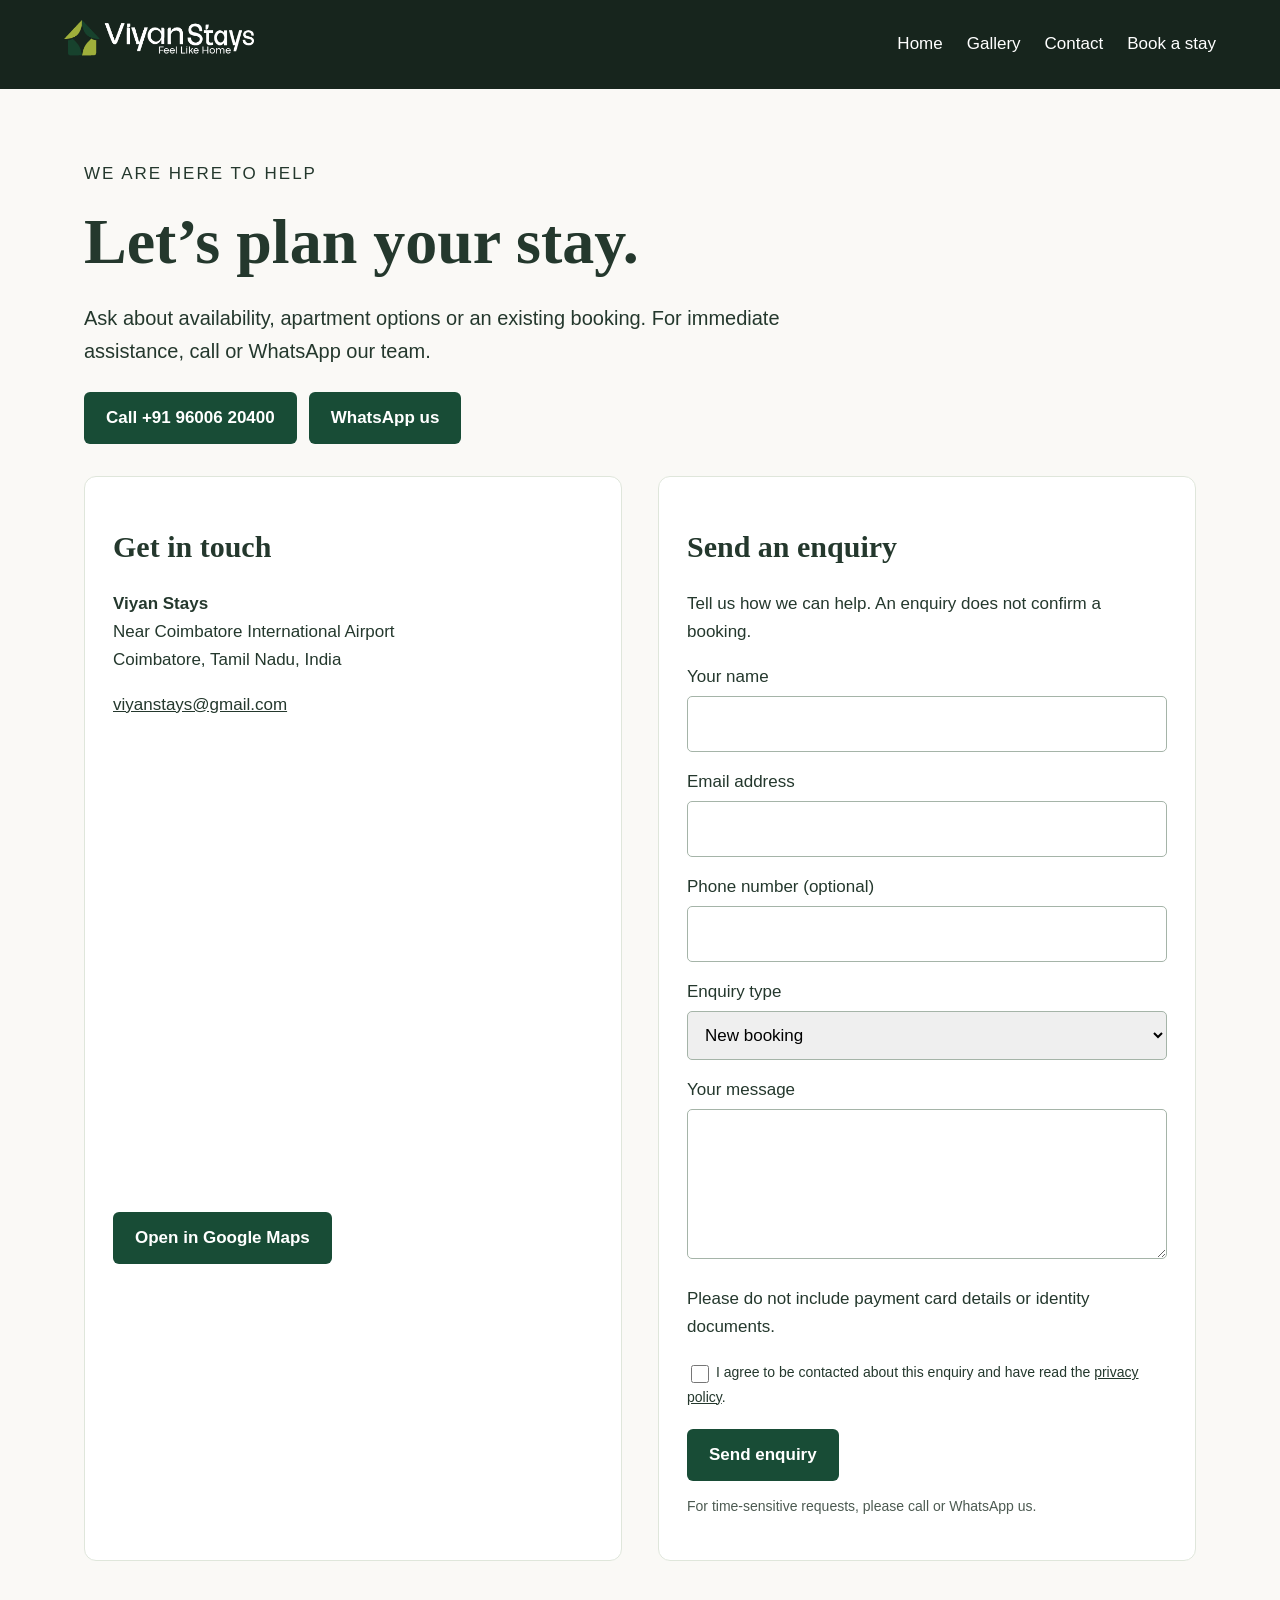
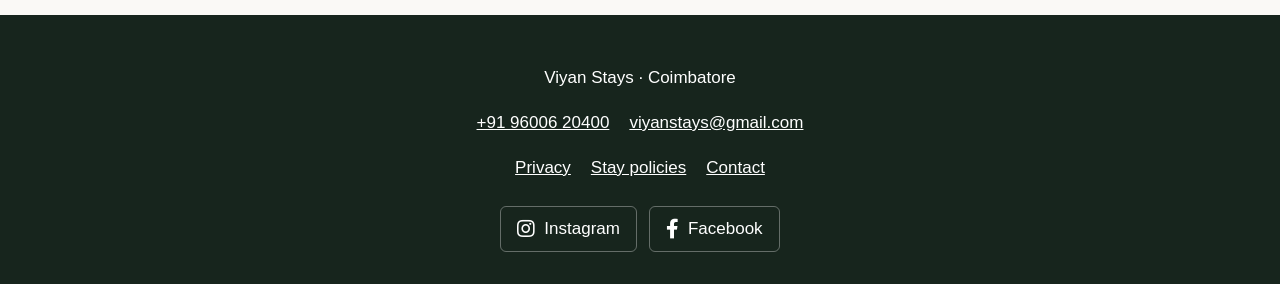
<file: contact.html>
<!doctype html><html lang="en"><head><meta charset="utf-8"><meta name="viewport" content="width=device-width,initial-scale=1"><title>Contact Us | Viyan Stays</title><meta name="description" content="Contact Viyan Stays in Coimbatore. Call +91 96006 20400, send a WhatsApp message or enquire about your stay."><link rel="canonical" href="https://viyanstays.com/contact.html"><link rel="stylesheet" href="assets/css/pages.css"><link rel="icon" href="assets/images/favicon.png"><script type="application/ld+json">{"@context": "https://schema.org", "@type": "LodgingBusiness", "@id": "https://viyanstays.com/#business", "name": "Viyan Stays", "url": "https://viyanstays.com/", "telephone": "+919600620400", "email": "viyanstays@gmail.com", "hasMap": "https://maps.app.goo.gl/6Fvmteb7Q37pBMAD9", "address": {"@type": "PostalAddress", "addressLocality": "Coimbatore", "addressRegion": "Tamil Nadu", "addressCountry": "IN"}}</script><link rel="stylesheet" href="assets/css/fontawesome-5.14.0.min.css"></head><body><header><a href="/" aria-label="Viyan Stays home"><img src="assets/images/logos/logo-viyan.png" alt="Viyan Stays — Feel Like Home"></a><nav aria-label="Main navigation"><a href="/">Home</a><a href="gallery.html">Gallery</a><a href="contact.html">Contact</a><a href="https://bookings.skyrooms.in/roombooking?bkgpropid=1154&&bkgrooms=1" target="_blank" rel="noopener">Book a stay</a></nav></header><main><p class="eyebrow">We are here to help</p><h1>Let’s plan your stay.</h1><p class="lead">Ask about availability, apartment options or an existing booking. For immediate assistance, call or WhatsApp our team.</p><div class="actions"><a class="button" href="tel:+919600620400">Call +91 96006 20400</a><a class="button" href="https://wa.me/919600620400" target="_blank" rel="noopener">WhatsApp us</a></div><div class="columns"><section class="panel"><h2>Get in touch</h2><p><strong>Viyan Stays</strong><br>Near Coimbatore International Airport<br>Coimbatore, Tamil Nadu, India</p><p><a href="mailto:viyanstays@gmail.com">viyanstays@gmail.com</a></p><iframe title="Viyan Stays location on Google Maps" src="https://www.google.com/maps/embed?pb=!1m18!1m12!1m3!1d3916.0431438033065!2d77.03497877504562!3d11.035389989129591!2m3!1f0!2f0!3f0!3m2!1i1024!2i768!4f13.1!3m3!1m2!1s0x3ba857cfb8384c4b%3A0xda58d82ac07d5a8e!2sViyan%20stays!5e0!3m2!1sen!2sin!4v1789664543834!5m2!1sen!2sin" style="border:0;width:100%;height:450px" allowfullscreen loading="lazy" referrerpolicy="strict-origin-when-cross-origin"></iframe><p><a class="button" href="https://maps.app.goo.gl/6Fvmteb7Q37pBMAD9" target="_blank" rel="noopener">Open in Google Maps</a></p></section><section class="panel"><h2>Send an enquiry</h2><p>Tell us how we can help. An enquiry does not confirm a booking.</p><form action="https://formsubmit.co/viyanstays@gmail.com" method="POST"><input type="hidden" name="_subject" value="Viyan Stays — Website enquiry"><input type="hidden" name="_template" value="table"><input type="hidden" name="_next" value="https://viyanstays.com/thank-you.html"><input type="text" name="_honey" class="honeypot" tabindex="-1" autocomplete="off" aria-hidden="true"><label for="name">Your name</label><input id="name" name="name" autocomplete="name" maxlength="120" required><label for="email">Email address</label><input id="email" name="email" type="email" autocomplete="email" maxlength="254" required><label for="phone">Phone number (optional)</label><input id="phone" name="phone" type="tel" autocomplete="tel" maxlength="30"><label for="topic">Enquiry type</label><select id="topic" name="topic"><option>New booking</option><option>Existing booking</option><option>General enquiry</option></select><label for="message">Your message</label><textarea id="message" name="message" minlength="10" maxlength="4000" required></textarea><p>Please do not include payment card details or identity documents.</p><label class="consent"><input type="checkbox" required name="consent" value="I agree to be contacted about my enquiry"> I agree to be contacted about this enquiry and have read the <a href="privacy-policy.html">privacy policy</a>.</label><button type="submit">Send enquiry</button><p class="form-note">For time-sensitive requests, please call or WhatsApp us.</p></form></section></div></main><footer><p>Viyan Stays · Coimbatore</p><p><a href="tel:+919600620400">+91 96006 20400</a><a href="mailto:viyanstays@gmail.com">viyanstays@gmail.com</a></p><a href="privacy-policy.html">Privacy</a><a href="policies.html">Stay policies</a><a href="contact.html">Contact</a><nav class="footer-social" aria-label="Social media"><a href="https://www.instagram.com/viyanstayscbe/" target="_blank" rel="noopener noreferrer" aria-label="Viyan Stays on Instagram (opens in a new tab)"><i class="fab fa-instagram" aria-hidden="true"></i> Instagram</a><a href="https://www.facebook.com/profile.php?id=61592328098779" target="_blank" rel="noopener noreferrer" aria-label="Viyan Stays on Facebook (opens in a new tab)"><i class="fab fa-facebook-f" aria-hidden="true"></i> Facebook</a></nav></footer></body></html>
</file>
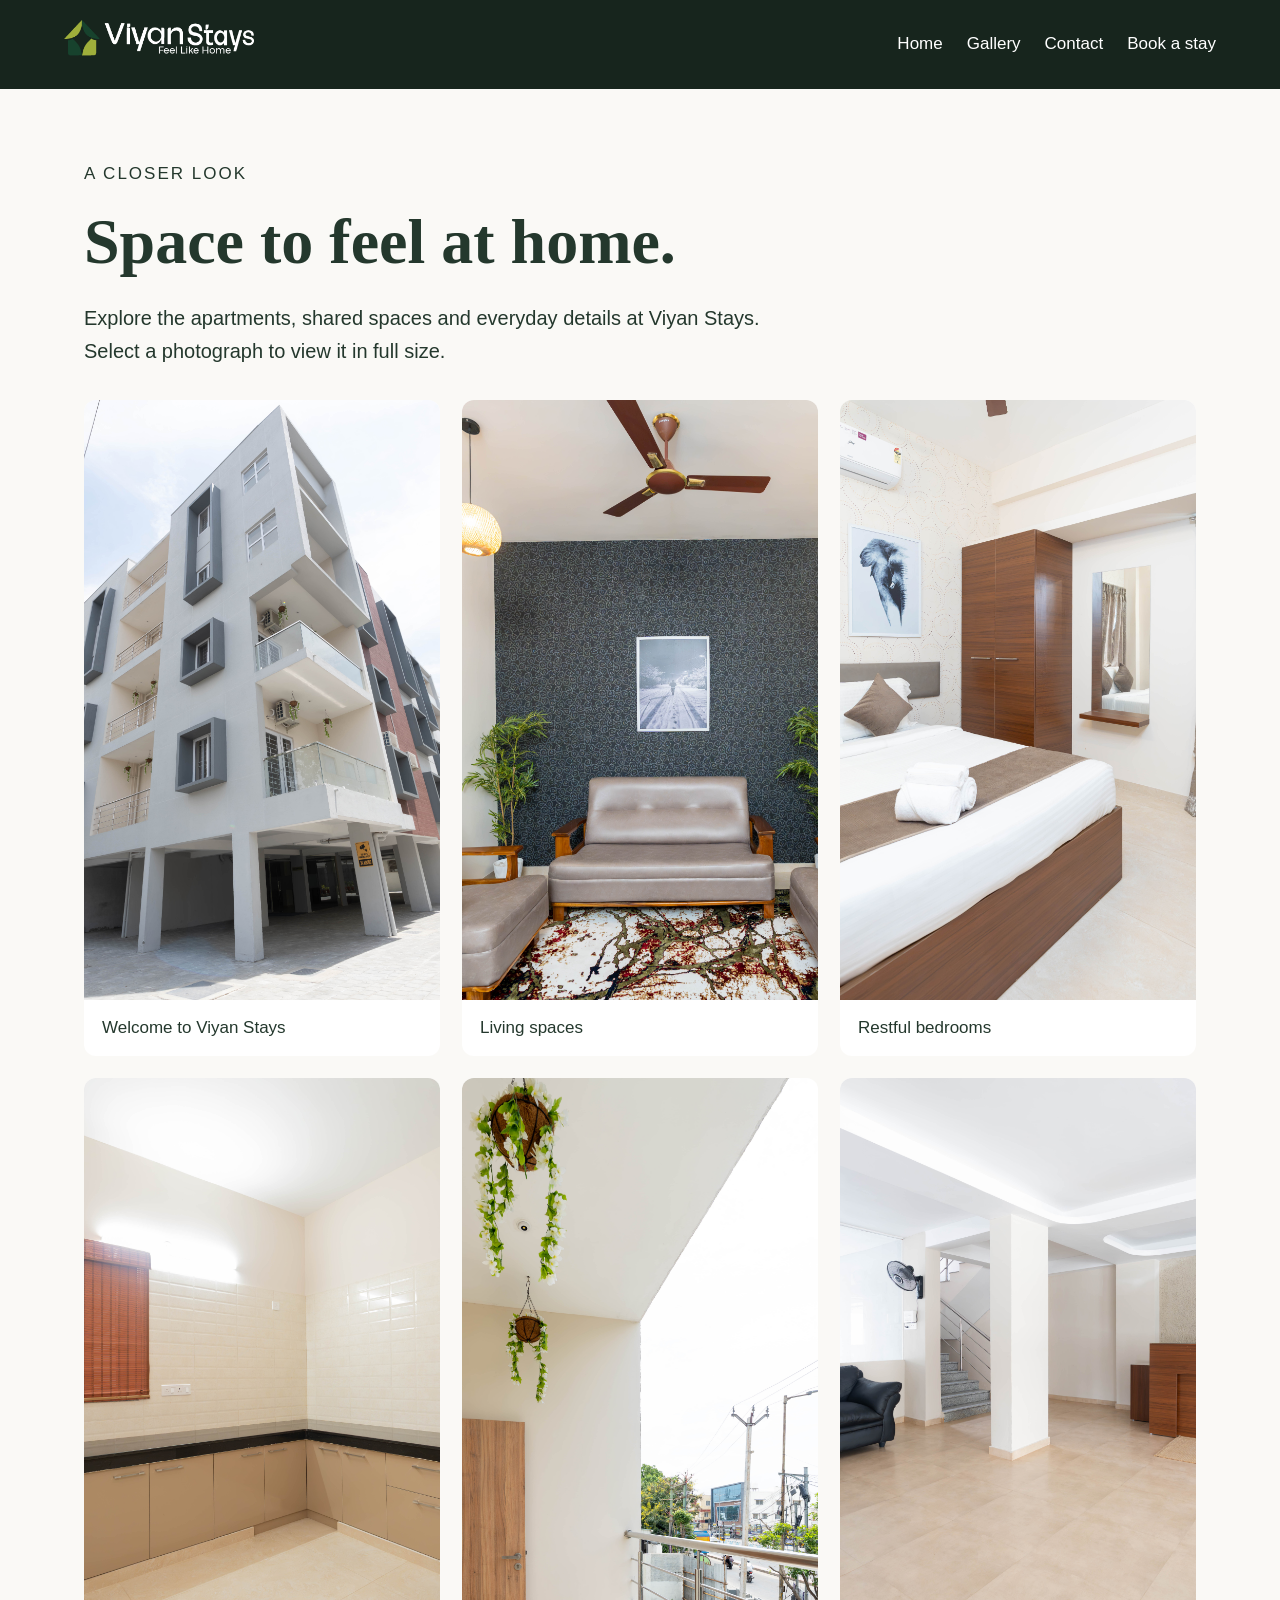
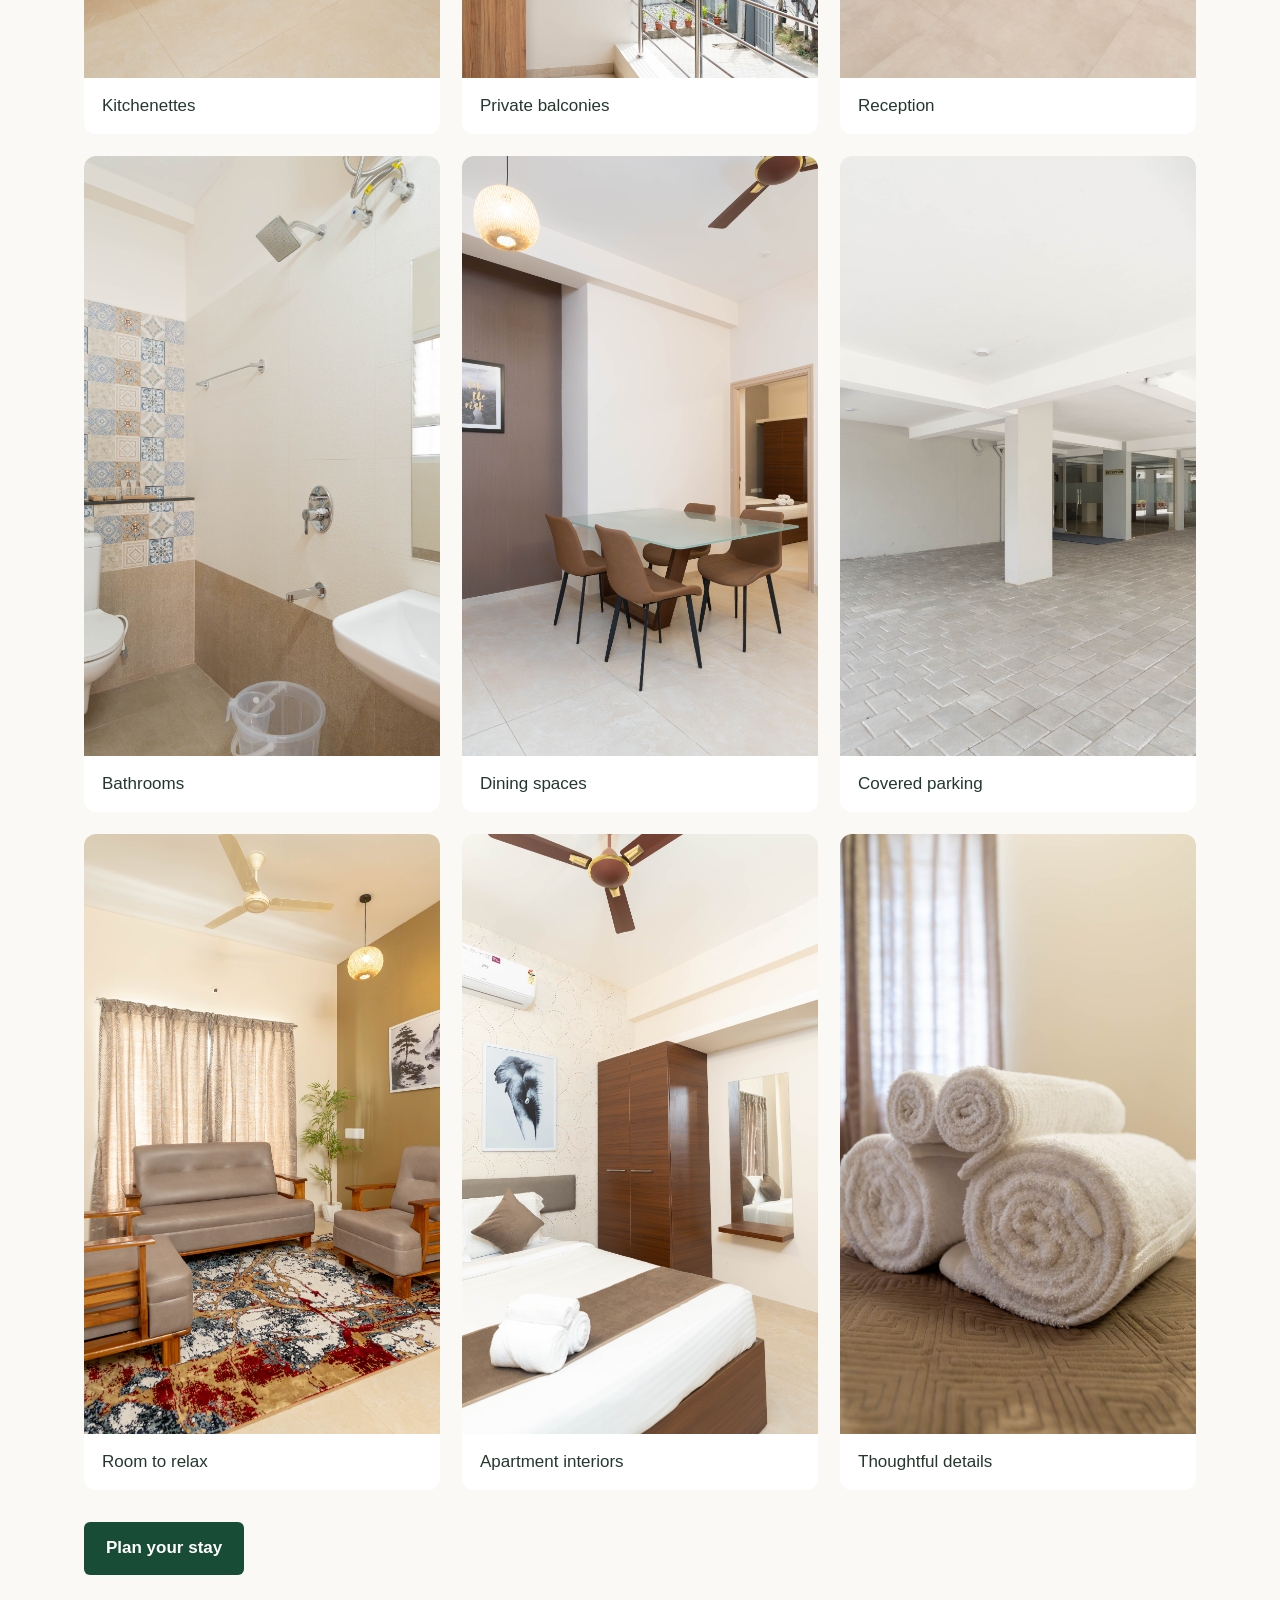
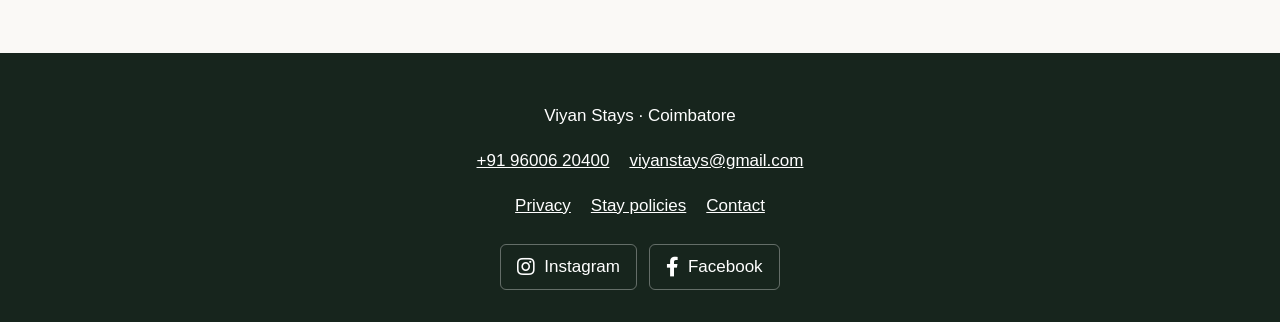
<file: gallery.html>
<!doctype html><html lang="en"><head><meta charset="utf-8"><meta name="viewport" content="width=device-width,initial-scale=1"><title>Photo Gallery | Viyan Stays</title><meta name="description" content="Explore real photographs of Viyan Stays apartments, bedrooms, kitchens, balconies and reception in Coimbatore."><link rel="canonical" href="https://viyanstays.com/gallery.html"><link rel="stylesheet" href="assets/css/pages.css"><link rel="icon" href="assets/images/favicon.png"><link rel="stylesheet" href="assets/css/fontawesome-5.14.0.min.css"></head><body><header><a href="/" aria-label="Viyan Stays home"><img src="assets/images/logos/logo-viyan.png" alt="Viyan Stays — Feel Like Home"></a><nav aria-label="Main navigation"><a href="/">Home</a><a href="gallery.html">Gallery</a><a href="contact.html">Contact</a><a href="https://bookings.skyrooms.in/roombooking?bkgpropid=1154&&bkgrooms=1" target="_blank" rel="noopener">Book a stay</a></nav></header><main><p class="eyebrow">A closer look</p><h1>Space to feel at home.</h1><p class="lead">Explore the apartments, shared spaces and everyday details at Viyan Stays. Select a photograph to view it in full size.</p><div class="grid"><figure><a href="assets/viyan-photos/DSC01353.jpg" target="_blank" rel="noopener"><img src="assets/viyan-photos/DSC01353.jpg" alt="Welcome to Viyan Stays at Viyan Stays" loading="lazy" width="800" height="600"></a><figcaption>Welcome to Viyan Stays</figcaption></figure><figure><a href="assets/viyan-photos/DSC01319.jpg" target="_blank" rel="noopener"><img src="assets/viyan-photos/DSC01319.jpg" alt="Living spaces at Viyan Stays" loading="lazy" width="800" height="600"></a><figcaption>Living spaces</figcaption></figure><figure><a href="assets/viyan-photos/DSC01317.jpg" target="_blank" rel="noopener"><img src="assets/viyan-photos/DSC01317.jpg" alt="Restful bedrooms at Viyan Stays" loading="lazy" width="800" height="600"></a><figcaption>Restful bedrooms</figcaption></figure><figure><a href="assets/viyan-photos/DSC01241.jpg" target="_blank" rel="noopener"><img src="assets/viyan-photos/DSC01241.jpg" alt="Kitchenettes at Viyan Stays" loading="lazy" width="800" height="600"></a><figcaption>Kitchenettes</figcaption></figure><figure><a href="assets/viyan-photos/DSC01161.jpg" target="_blank" rel="noopener"><img src="assets/viyan-photos/DSC01161.jpg" alt="Private balconies at Viyan Stays" loading="lazy" width="800" height="600"></a><figcaption>Private balconies</figcaption></figure><figure><a href="assets/viyan-photos/DSC01351.jpg" target="_blank" rel="noopener"><img src="assets/viyan-photos/DSC01351.jpg" alt="Reception at Viyan Stays" loading="lazy" width="800" height="600"></a><figcaption>Reception</figcaption></figure><figure><a href="assets/viyan-photos/DSC01236.jpg" target="_blank" rel="noopener"><img src="assets/viyan-photos/DSC01236.jpg" alt="Bathrooms at Viyan Stays" loading="lazy" width="800" height="600"></a><figcaption>Bathrooms</figcaption></figure><figure><a href="assets/viyan-photos/DSC01296.jpg" target="_blank" rel="noopener"><img src="assets/viyan-photos/DSC01296.jpg" alt="Dining spaces at Viyan Stays" loading="lazy" width="800" height="600"></a><figcaption>Dining spaces</figcaption></figure><figure><a href="assets/viyan-photos/DSC01354.jpg" target="_blank" rel="noopener"><img src="assets/viyan-photos/DSC01354.jpg" alt="Covered parking at Viyan Stays" loading="lazy" width="800" height="600"></a><figcaption>Covered parking</figcaption></figure><figure><a href="assets/viyan-photos/DSC01199.jpg" target="_blank" rel="noopener"><img src="assets/viyan-photos/DSC01199.jpg" alt="Room to relax at Viyan Stays" loading="lazy" width="800" height="600"></a><figcaption>Room to relax</figcaption></figure><figure><a href="assets/viyan-photos/DSC01328.jpg" target="_blank" rel="noopener"><img src="assets/viyan-photos/DSC01328.jpg" alt="Apartment interiors at Viyan Stays" loading="lazy" width="800" height="600"></a><figcaption>Apartment interiors</figcaption></figure><figure><a href="assets/viyan-photos/DSC01117.jpg" target="_blank" rel="noopener"><img src="assets/viyan-photos/DSC01117.jpg" alt="Thoughtful details at Viyan Stays" loading="lazy" width="800" height="600"></a><figcaption>Thoughtful details</figcaption></figure></div><div class="actions"><a class="button" href="contact.html">Plan your stay</a></div></main><footer><p>Viyan Stays · Coimbatore</p><p><a href="tel:+919600620400">+91 96006 20400</a><a href="mailto:viyanstays@gmail.com">viyanstays@gmail.com</a></p><a href="privacy-policy.html">Privacy</a><a href="policies.html">Stay policies</a><a href="contact.html">Contact</a><nav class="footer-social" aria-label="Social media"><a href="https://www.instagram.com/viyanstayscbe/" target="_blank" rel="noopener noreferrer" aria-label="Viyan Stays on Instagram (opens in a new tab)"><i class="fab fa-instagram" aria-hidden="true"></i> Instagram</a><a href="https://www.facebook.com/profile.php?id=61592328098779" target="_blank" rel="noopener noreferrer" aria-label="Viyan Stays on Facebook (opens in a new tab)"><i class="fab fa-facebook-f" aria-hidden="true"></i> Facebook</a></nav></footer></body></html>
</file>
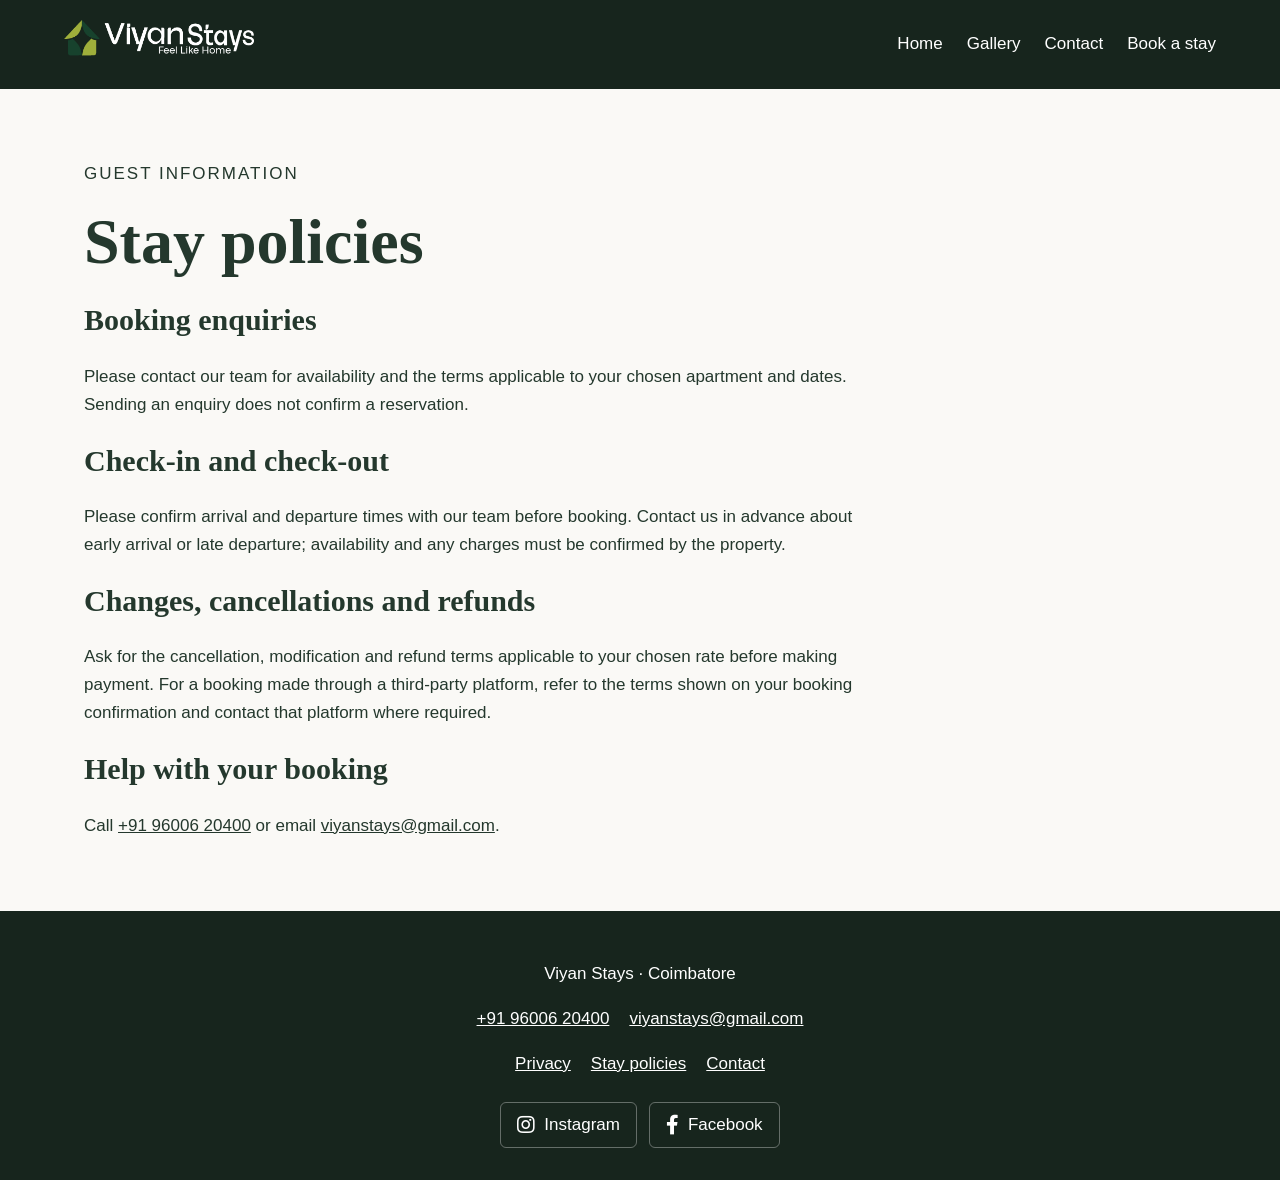
<file: policies.html>
<!doctype html><html lang="en"><head><meta charset="utf-8"><meta name="viewport" content="width=device-width,initial-scale=1"><title>Stay Policies | Viyan Stays</title><meta name="description" content="Booking and stay information for guests of Viyan Stays."><link rel="canonical" href="https://viyanstays.com/policies.html"><link rel="stylesheet" href="assets/css/pages.css"><link rel="icon" href="assets/images/favicon.png"><link rel="stylesheet" href="assets/css/fontawesome-5.14.0.min.css"></head><body><header><a href="/" aria-label="Viyan Stays home"><img src="assets/images/logos/logo-viyan.png" alt="Viyan Stays — Feel Like Home"></a><nav aria-label="Main navigation"><a href="/">Home</a><a href="gallery.html">Gallery</a><a href="contact.html">Contact</a><a href="https://bookings.skyrooms.in/roombooking?bkgpropid=1154&&bkgrooms=1" target="_blank" rel="noopener">Book a stay</a></nav></header><main><article><p class="eyebrow">Guest information</p><h1>Stay policies</h1><h2>Booking enquiries</h2><p>Please contact our team for availability and the terms applicable to your chosen apartment and dates. Sending an enquiry does not confirm a reservation.</p><h2>Check-in and check-out</h2><p>Please confirm arrival and departure times with our team before booking. Contact us in advance about early arrival or late departure; availability and any charges must be confirmed by the property.</p><h2>Changes, cancellations and refunds</h2><p>Ask for the cancellation, modification and refund terms applicable to your chosen rate before making payment. For a booking made through a third-party platform, refer to the terms shown on your booking confirmation and contact that platform where required.</p><h2>Help with your booking</h2><p>Call <a href="tel:+919600620400">+91 96006 20400</a> or email <a href="mailto:viyanstays@gmail.com">viyanstays@gmail.com</a>.</p></article></main><footer><p>Viyan Stays · Coimbatore</p><p><a href="tel:+919600620400">+91 96006 20400</a><a href="mailto:viyanstays@gmail.com">viyanstays@gmail.com</a></p><a href="privacy-policy.html">Privacy</a><a href="policies.html">Stay policies</a><a href="contact.html">Contact</a><nav class="footer-social" aria-label="Social media"><a href="https://www.instagram.com/viyanstayscbe/" target="_blank" rel="noopener noreferrer" aria-label="Viyan Stays on Instagram (opens in a new tab)"><i class="fab fa-instagram" aria-hidden="true"></i> Instagram</a><a href="https://www.facebook.com/profile.php?id=61592328098779" target="_blank" rel="noopener noreferrer" aria-label="Viyan Stays on Facebook (opens in a new tab)"><i class="fab fa-facebook-f" aria-hidden="true"></i> Facebook</a></nav></footer></body></html>
</file>
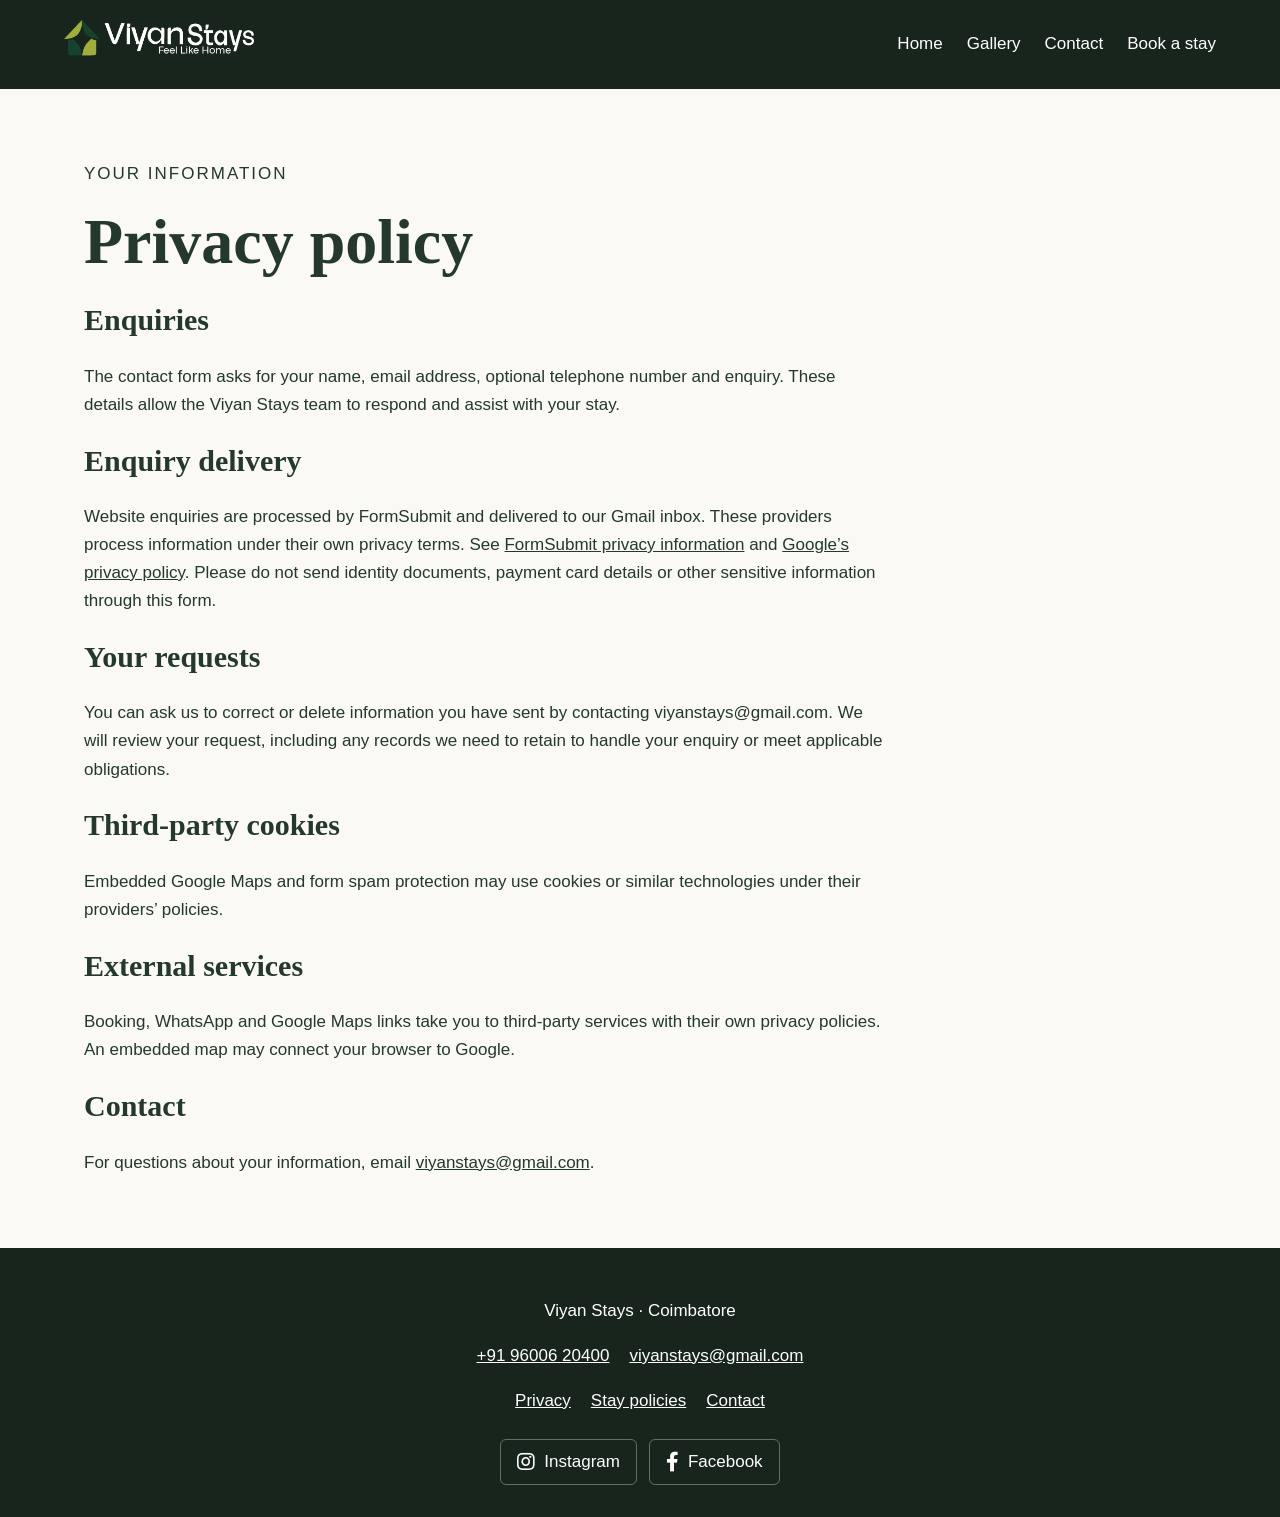
<file: privacy-policy.html>
<!doctype html><html lang="en"><head><meta charset="utf-8"><meta name="viewport" content="width=device-width,initial-scale=1"><title>Privacy Policy | Viyan Stays</title><meta name="description" content="Information about contacting Viyan Stays and handling website enquiries."><link rel="canonical" href="https://viyanstays.com/privacy-policy.html"><link rel="stylesheet" href="assets/css/pages.css"><link rel="icon" href="assets/images/favicon.png"><link rel="stylesheet" href="assets/css/fontawesome-5.14.0.min.css"></head><body><header><a href="/" aria-label="Viyan Stays home"><img src="assets/images/logos/logo-viyan.png" alt="Viyan Stays — Feel Like Home"></a><nav aria-label="Main navigation"><a href="/">Home</a><a href="gallery.html">Gallery</a><a href="contact.html">Contact</a><a href="https://bookings.skyrooms.in/roombooking?bkgpropid=1154&&bkgrooms=1" target="_blank" rel="noopener">Book a stay</a></nav></header><main><article><p class="eyebrow">Your information</p><h1>Privacy policy</h1><h2>Enquiries</h2><p>The contact form asks for your name, email address, optional telephone number and enquiry. These details allow the Viyan Stays team to respond and assist with your stay.</p><h2>Enquiry delivery</h2><p>Website enquiries are processed by FormSubmit and delivered to our Gmail inbox. These providers process information under their own privacy terms. See <a href="https://formsubmit.co/privacy.pdf" target="_blank" rel="noopener">FormSubmit privacy information</a> and <a href="https://policies.google.com/privacy" target="_blank" rel="noopener">Google’s privacy policy</a>. Please do not send identity documents, payment card details or other sensitive information through this form.</p><h2>Your requests</h2><p>You can ask us to correct or delete information you have sent by contacting viyanstays@gmail.com. We will review your request, including any records we need to retain to handle your enquiry or meet applicable obligations.</p><h2 id="cookies">Third-party cookies</h2><p>Embedded Google Maps and form spam protection may use cookies or similar technologies under their providers’ policies.</p><h2>External services</h2><p>Booking, WhatsApp and Google Maps links take you to third-party services with their own privacy policies. An embedded map may connect your browser to Google.</p><h2>Contact</h2><p>For questions about your information, email <a href="mailto:viyanstays@gmail.com">viyanstays@gmail.com</a>.</p></article></main><footer><p>Viyan Stays · Coimbatore</p><p><a href="tel:+919600620400">+91 96006 20400</a><a href="mailto:viyanstays@gmail.com">viyanstays@gmail.com</a></p><a href="privacy-policy.html">Privacy</a><a href="policies.html">Stay policies</a><a href="contact.html">Contact</a><nav class="footer-social" aria-label="Social media"><a href="https://www.instagram.com/viyanstayscbe/" target="_blank" rel="noopener noreferrer" aria-label="Viyan Stays on Instagram (opens in a new tab)"><i class="fab fa-instagram" aria-hidden="true"></i> Instagram</a><a href="https://www.facebook.com/profile.php?id=61592328098779" target="_blank" rel="noopener noreferrer" aria-label="Viyan Stays on Facebook (opens in a new tab)"><i class="fab fa-facebook-f" aria-hidden="true"></i> Facebook</a></nav></footer></body></html>
</file>
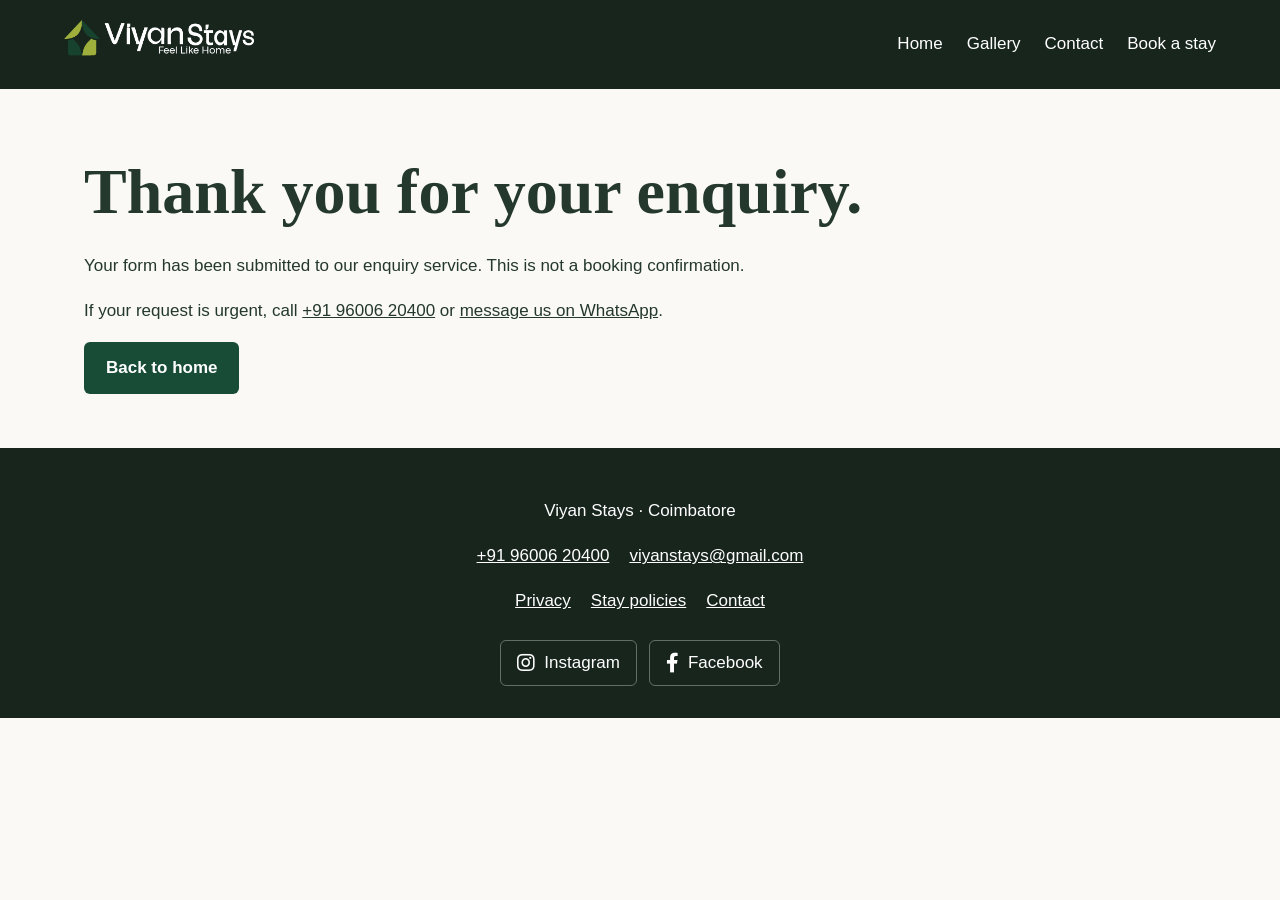
<file: thank-you.html>
<!doctype html><html lang="en"><head><meta charset="utf-8"><meta name="viewport" content="width=device-width,initial-scale=1"><title>Enquiry Submitted | Viyan Stays</title><meta name="description" content="Information about contacting Viyan Stays and handling website enquiries."><link rel="canonical" href="https://viyanstays.com/thank-you.html"><link rel="stylesheet" href="assets/css/pages.css"><link rel="icon" href="assets/images/favicon.png"><meta name="robots" content="noindex"><link rel="stylesheet" href="assets/css/fontawesome-5.14.0.min.css"></head><body><header><a href="/" aria-label="Viyan Stays home"><img src="assets/images/logos/logo-viyan.png" alt="Viyan Stays — Feel Like Home"></a><nav aria-label="Main navigation"><a href="/">Home</a><a href="gallery.html">Gallery</a><a href="contact.html">Contact</a><a href="https://bookings.skyrooms.in/roombooking?bkgpropid=1154&&bkgrooms=1" target="_blank" rel="noopener">Book a stay</a></nav></header><main><h1>Thank you for your enquiry.</h1><p>Your form has been submitted to our enquiry service. This is not a booking confirmation.</p><p>If your request is urgent, call <a href="tel:+919600620400">+91 96006 20400</a> or <a href="https://wa.me/919600620400">message us on WhatsApp</a>.</p><a class="button" href="/">Back to home</a></main><footer><p>Viyan Stays · Coimbatore</p><p><a href="tel:+919600620400">+91 96006 20400</a><a href="mailto:viyanstays@gmail.com">viyanstays@gmail.com</a></p><a href="privacy-policy.html">Privacy</a><a href="policies.html">Stay policies</a><a href="contact.html">Contact</a><nav class="footer-social" aria-label="Social media"><a href="https://www.instagram.com/viyanstayscbe/" target="_blank" rel="noopener noreferrer" aria-label="Viyan Stays on Instagram (opens in a new tab)"><i class="fab fa-instagram" aria-hidden="true"></i> Instagram</a><a href="https://www.facebook.com/profile.php?id=61592328098779" target="_blank" rel="noopener noreferrer" aria-label="Viyan Stays on Facebook (opens in a new tab)"><i class="fab fa-facebook-f" aria-hidden="true"></i> Facebook</a></nav></footer></body></html>
</file>
<file: assets/css/style.css>
@charset "UTF-8";
/*----------------------------------------------------------------------
    Template Name: Qomfort - Hotel Booking HTML Template
    Template URI: https://demo.webtend.net/html/qomfort/
    Author: WebTend
    Author URI:  https://webtend.net/
    Version: 1.0

    Note: This is Main Style CSS File. */
/*----------------------------------------------------------------------
	CSS INDEX
	----------------------

    ## Default Style
    ## Common Classes
    ## Repeat Style
    ## Padding Margin Spacing
    ## Custom Animation
    ## Header style
    ## Page Banner
    ## Main Slider
    ## Hero Section
    ## About Section
    ## Contact Section
    ## Features Area
    ## Counter Section
    ## Rooms Section
    ## Hotel Section
    ## Blog Area
    ## Video Section
    ## Activity Area
    ## Services Area
    ## Sidebar Widgets
    ## Testimonials Area
    ## Search Filter
    ## Instagram Area
    ## Gallery Area
    ## Pricing Section
    ## Skillbar Area
    ## History Area
    ## FAQs Area
    ## Shop Area
    ## Team Area
    ## Main Footer */
/* -------------------------------------------------------------- */
@import url("https://fonts.googleapis.com/css2?family=Cormorant+Garamond:ital,wght@0,600;0,700;1,400&family=Roboto:wght@400;500&display=swap");
/*******************************************************/
/******************* ## Default Style *****************/
/*******************************************************/
* {
  margin: 0;
  padding: 0;
  border: none;
  outline: none;
  -webkit-box-shadow: none;
  box-shadow: none; }

body {
  color: var(--base-color);
  background: white;
  font-weight: 400;
  line-height: 32px;
  font-size: 16px;
  font-family: "Roboto", sans-serif;
  --base-color: #696969;
  --heading-color: #0A0807;
  --primary-color: #AB6034;
  --lighter-color: #F4F2F1;
  --black-color: #0C0B0B;
  --border-color: #D9DFE7; }

a {
  color: var(--base-color);
  cursor: pointer;
  outline: none;
  -webkit-transition: 0.5s;
  -o-transition: 0.5s;
  transition: 0.5s;
  text-decoration: none; }
  a:hover, a:focus, a:visited {
    text-decoration: none;
    outline: none; }
  a:hover {
    color: var(--primary-color); }

h1 a, h2 a, h3 a, h4 a, h5 a, h6 a {
  color: var(--heading-color); }

.text-white h1,
.text-white h2,
.text-white h3,
.text-white h4,
.text-white h5,
.text-white h6,
.text-white h1 a,
.text-white h2 a,
.text-white h3 a,
.text-white h4 a,
.text-white h5 a,
.text-white h6 a {
  color: white; }

ul, li {
  list-style: none;
  padding: 0;
  margin: 0; }

img {
  max-width: 100%;
  display: inline-block; }

mark {
  color: var(--primary-color);
  background: transparent;
  text-decoration: underline; }

header:after, section:after, footer:after {
  display: block;
  clear: both;
  content: ""; }

/*======= Input Styles =======*/
input,
select,
textarea,
.nice-select,
.form-control {
  width: 100%;
  height: auto;
  border: none;
  font-size: 20px;
  border-radius: 0;
  padding: 20px 0;
  background-color: #fff;
  border-bottom: 2px solid rgba(41, 41, 41, 0.1); }
  input::-webkit-input-placeholder,
  select::-webkit-input-placeholder,
  textarea::-webkit-input-placeholder,
  .nice-select::-webkit-input-placeholder,
  .form-control::-webkit-input-placeholder {
    color: var(--heading-color); }
  input:-ms-input-placeholder,
  select:-ms-input-placeholder,
  textarea:-ms-input-placeholder,
  .nice-select:-ms-input-placeholder,
  .form-control:-ms-input-placeholder {
    color: var(--heading-color); }
  input::-ms-input-placeholder,
  select::-ms-input-placeholder,
  textarea::-ms-input-placeholder,
  .nice-select::-ms-input-placeholder,
  .form-control::-ms-input-placeholder {
    color: var(--heading-color); }
  input::placeholder,
  select::placeholder,
  textarea::placeholder,
  .nice-select::placeholder,
  .form-control::placeholder {
    color: var(--heading-color); }
  input:focus,
  select:focus,
  textarea:focus,
  .nice-select:focus,
  .form-control:focus {
    border-bottom: 2px solid rgba(41, 41, 41, 0.1); }

.nice-select {
  font-size: 20px;
  line-height: 1.3; }
  .nice-select:after {
    width: 8px;
    height: 8px;
    right: 8px;
    border-color: var(--heading-color); }
  .nice-select .current {
    font-weight: 500;
    color: var(--heading-color); }
  .nice-select .list {
    min-width: 100%;
    border-radius: 0; }

textarea {
  display: inherit;
  padding-top: 20px; }

label {
  cursor: pointer;
  font-weight: 500;
  margin-bottom: 5px;
  color: var(--base-color); }

.form-group {
  position: relative;
  margin-bottom: 15px; }

input:focus,
button:focus,
.form-control:focus {
  outline: none;
  -webkit-box-shadow: none;
  box-shadow: none;
  border-color: #cfdbf1; }

input[type=search]::-ms-clear {
  display: none;
  width: 0;
  height: 0; }

input[type=search]::-ms-reveal {
  display: none;
  width: 0;
  height: 0; }

input[type=search]::-webkit-search-decoration,
input[type=search]::-webkit-search-cancel-button,
input[type=search]::-webkit-search-results-button,
input[type=search]::-webkit-search-results-decoration {
  display: none; }

input[type=checkbox], input[type=radio] {
  height: auto;
  width: auto; }

/* For Scroll Animation */
html {
  scroll-behavior: unset !important; }

/*******************************************************/
/*****************  ## Common Classes *****************/
/*******************************************************/
.page-wrapper {
  position: relative;
  z-index: 9;
  width: 100%;
  margin: 0 auto;
  overflow: hidden;
  min-width: 300px; }

@media only screen and (min-width: 1200px) {
  .container {
    max-width: 1320px;
    padding-left: 15px;
    padding-right: 15px; }
    .container.container-1720 {
      max-width: 1750px; }
    .container.container-1550 {
      max-width: 1580px; }
    .container.container-1130 {
      max-width: 1160px; } }

@media only screen and (min-width: 1400px) {
  .container-fluid {
    padding-left: 70px;
    padding-right: 70px; } }

@media only screen and (min-width: 1400px) {
  .container-fluid.gap-wide {
    padding-left: 100px;
    padding-right: 100px; } }

.row {
  --bs-gutter-x: 30px; }

@media only screen and (min-width: 1200px) {
  .row-cols-xl-7 > * {
    width: 14.2857%;
    -webkit-box-flex: 0;
    -ms-flex: 0 0 auto;
    flex: 0 0 auto; } }

.no-gap {
  margin-left: 0;
  margin-right: 0; }
  .no-gap > div {
    padding-left: 0;
    padding-right: 0; }

@media only screen and (min-width: 1400px) {
  .gap-10 {
    --bs-gutter-x: 10px; } }

@media only screen and (min-width: 1400px) {
  .gap-20 {
    --bs-gutter-x: 20px; } }

@media only screen and (min-width: 1400px) {
  .gap-30 {
    --bs-gutter-x: 30px; } }

@media only screen and (min-width: 1400px) {
  .gap-40 {
    --bs-gutter-x: 40px; } }

@media only screen and (min-width: 1400px) {
  .gap-50 {
    --bs-gutter-x: 50px; } }

@media only screen and (min-width: 1400px) {
  .gap-60 {
    --bs-gutter-x: 60px; } }

@media only screen and (min-width: 1400px) {
  .gap-70 {
    --bs-gutter-x: 70px; } }

@media only screen and (min-width: 1400px) {
  .gap-80 {
    --bs-gutter-x: 80px; } }

@media only screen and (min-width: 1400px) {
  .gap-90 {
    --bs-gutter-x: 90px; } }

@media only screen and (min-width: 1400px) {
  .gap-100 {
    --bs-gutter-x: 100px; } }

@media only screen and (min-width: 1400px) {
  .gap-110 {
    --bs-gutter-x: 110px; } }

@media only screen and (min-width: 1400px) {
  .gap-120 {
    --bs-gutter-x: 120px; } }

@media only screen and (min-width: 1400px) {
  .gap-130 {
    --bs-gutter-x: 130px; } }

@media only screen and (min-width: 1400px) {
  .gap-140 {
    --bs-gutter-x: 140px; } }

@media only screen and (min-width: 1400px) {
  .gap-150 {
    --bs-gutter-x: 150px; } }

@media only screen and (max-width: 375px) {
  .col-small {
    -webkit-box-flex: 0;
    -ms-flex: 0 0 100%;
    flex: 0 0 100%;
    max-width: 100%; } }

/** Section Title style **/
.section-title {
  margin-top: -7px; }
  .section-title .sub-title {
    font-size: 18px;
    font-weight: 500;
    color: var(--primary-color);
    display: block; }
  .section-title h2 {
    margin-bottom: 30px; }
    @media only screen and (max-width: 767px) {
      .section-title h2 {
        font-size: 35px; } }
    @media only screen and (max-width: 479px) {
      .section-title h2 {
        font-size: 30px;
        line-height: 1.3; } }
  @media only screen and (max-width: 767px) {
    .section-title h3 {
      font-size: 30px; } }
  @media only screen and (max-width: 479px) {
    .section-title h3 {
      font-size: 28px; } }

/** Button style **/
.theme-btn,
a.theme-btn {
  z-index: 1;
  color: white;
  cursor: pointer;
  overflow: hidden;
  -webkit-transition: 0.5s;
  -o-transition: 0.5s;
  transition: 0.5s;
  font-weight: 500;
  text-align: center;
  padding: 11px 35px;
  -webkit-box-align: center;
  -ms-flex-align: center;
  align-items: center;
  position: relative;
  display: -webkit-inline-box;
  display: -ms-inline-flexbox;
  display: inline-flex;
  -webkit-box-pack: center;
  -ms-flex-pack: center;
  justify-content: center;
  text-transform: capitalize;
  background: var(--primary-color); }
  .theme-btn i,
  a.theme-btn i {
    -webkit-transition: 0.5s;
    -o-transition: 0.5s;
    transition: 0.5s;
    margin-left: 10px; }
  .theme-btn:hover i,
  a.theme-btn:hover i {
    margin-left: 13px;
    margin-right: -3px; }
  @media only screen and (max-width: 575px) {
    .theme-btn,
    a.theme-btn {
      padding: 8px 25px; } }
  .theme-btn.style-two,
  a.theme-btn.style-two {
    color: var(--base-color);
    background: transparent;
    border: 1px solid rgba(41, 41, 41, 0.1); }
    .theme-btn.style-two:hover,
    a.theme-btn.style-two:hover {
      color: white;
      background: var(--primary-color);
      border-color: var(--primary-color); }
  .theme-btn.style-three,
  a.theme-btn.style-three {
    background: var(--heading-color); }

/* Details Btn */
.details-btn {
  width: 60px;
  height: 60px;
  background: white;
  line-height: 60px;
  border-radius: 50%;
  text-align: center;
  display: inline-block;
  color: var(--primary-color);
  -webkit-transform: rotate(-45deg);
  -ms-transform: rotate(-45deg);
  transform: rotate(-45deg); }
  @media only screen and (max-width: 479px) {
    .details-btn {
      width: 45px;
      height: 45px;
      line-height: 45px; } }

/* Read More */
.read-more {
  font-weight: 500;
  -webkit-box-align: center;
  -ms-flex-align: center;
  align-items: center;
  display: -webkit-inline-box;
  display: -ms-inline-flexbox;
  display: inline-flex;
  text-transform: capitalize; }
  .read-more i {
    float: right;
    font-weight: 400;
    margin-left: 7px;
    -webkit-transition: 0.5s;
    -o-transition: 0.5s;
    transition: 0.5s; }
  .read-more:hover {
    color: var(--primary-color); }
    .read-more:hover i {
      margin-left: 10px; }

/* List style one */
.list-style-one li:not(:last-child) {
  margin-bottom: 8px; }

/* List style two */
.list-style-two li {
  display: -webkit-box;
  display: -ms-flexbox;
  display: flex; }
  .list-style-two li:before {
    content: "\f102";
    font-size: 22px;
    line-height: 1;
    margin-top: 5px;
    margin-right: 12px;
    color: var(--primary-color);
    font-family: "flaticon_merina"; }
  .list-style-two li:not(:last-child) {
    margin-bottom: 15px; }

.list-style-two.three-column {
  display: -webkit-box;
  display: -ms-flexbox;
  display: flex;
  -ms-flex-wrap: wrap;
  flex-wrap: wrap; }
  .list-style-two.three-column li {
    width: 33%; }
    @media only screen and (max-width: 575px) {
      .list-style-two.three-column li {
        width: 50%; } }
    @media only screen and (max-width: 375px) {
      .list-style-two.three-column li {
        width: 100%; } }

/** Social Link One **/
.social-style-one {
  -ms-flex-wrap: wrap;
  flex-wrap: wrap;
  display: -webkit-inline-box;
  display: -ms-inline-flexbox;
  display: inline-flex;
  margin-left: -5px;
  margin-right: -5px; }
  .social-style-one a {
    color: #B0AFAF;
    margin-left: 5px;
    margin-right: 5px;
    width: 40px;
    height: 40px;
    background: #0C0B0B;
    line-height: 40px;
    border-radius: 50%;
    text-align: center; }
    .social-style-one a:hover {
      color: white;
      background: var(--primary-color); }

/** Social Link two **/
.social-style-two {
  -ms-flex-wrap: wrap;
  flex-wrap: wrap;
  display: -webkit-inline-box;
  display: -ms-inline-flexbox;
  display: inline-flex;
  margin-left: -10px;
  margin-right: -10px; }
  .social-style-two a {
    color: #E1AA8A;
    margin-left: 10px;
    margin-right: 10px; }
    .social-style-two a:hover {
      color: white; }

/** Social Link Three **/
.social-style-three {
  -ms-flex-wrap: wrap;
  flex-wrap: wrap;
  display: -webkit-inline-box;
  display: -ms-inline-flexbox;
  display: inline-flex;
  margin-left: -5px;
  margin-right: -5px; }
  .social-style-three a {
    margin-left: 5px;
    margin-right: 5px;
    color: var(--primary-color);
    width: 40px;
    height: 40px;
    background: #F7F0EB;
    line-height: 40px;
    border-radius: 50%;
    text-align: center; }
    .social-style-three a:hover {
      color: white;
      background: var(--primary-color); }

/** Social Link Four **/
.social-style-four {
  -ms-flex-wrap: wrap;
  flex-wrap: wrap;
  display: -webkit-inline-box;
  display: -ms-inline-flexbox;
  display: inline-flex;
  margin-left: -5px;
  margin-right: -5px; }
  .social-style-four a {
    color: var(--base-color);
    margin-left: 5px;
    margin-right: 5px;
    width: 40px;
    height: 40px;
    background: white;
    line-height: 40px;
    border-radius: 50%;
    text-align: center;
    border: 1px solid rgba(29, 27, 26, 0.1); }
    .social-style-four a:hover {
      color: white;
      background: #1D1B1A; }

/*** Preloader style ** */
.preloader {
  position: fixed;
  left: 0;
  top: 0;
  width: 100%;
  height: 100%;
  z-index: 9999999;
  background-color: #FFFFFF;
  background-repeat: no-repeat;
  background-position: center center;
  background-image: url(../images/preloader.gif); }

/* Pagination */
.pagination {
  -webkit-box-align: center;
  -ms-flex-align: center;
  align-items: center;
  margin-left: -15px;
  margin-right: -15px; }
  .pagination li {
    margin: 10px 15px 0; }
    .pagination li a,
    .pagination li .page-link {
      padding: 0;
      border: none;
      font-size: 24px;
      -webkit-box-shadow: none;
      box-shadow: none;
      font-weight: 600;
      color: var(--base-color);
      background: transparent; }
    .pagination li.active .page-link, .pagination li:hover:not(.disabled) .page-link {
      background: transparent;
      color: var(--primary-color); }

/* Rating */
.ratting {
  line-height: 1;
  -webkit-box-align: center;
  -ms-flex-align: center;
  align-items: center;
  display: -webkit-inline-box;
  display: -ms-inline-flexbox;
  display: inline-flex;
  margin-left: -5px;
  margin-right: -5px; }
  .ratting i {
    margin: 5px;
    color: #AB6034; }

/*** Slick Arrows ***/
.slick-arrow {
  width: 60px;
  height: 60px;
  color: white;
  -webkit-transition: 0.5s;
  -o-transition: 0.5s;
  transition: 0.5s;
  border-radius: 50%;
  background: #303030; }
  .slick-arrow:focus, .slick-arrow:hover {
    background: white;
    color: var(--heading-color); }

/*** Slick Dots ***/
.slick-dots {
  display: -webkit-box;
  display: -ms-flexbox;
  display: flex;
  -webkit-box-align: center;
  -ms-flex-align: center;
  align-items: center;
  -webkit-box-pack: center;
  -ms-flex-pack: center;
  justify-content: center; }
  .slick-dots li {
    position: relative;
    cursor: pointer;
    margin: 8px;
    width: 6px;
    height: 6px;
    opacity: 0.3;
    -webkit-transition: 0.5s;
    -o-transition: 0.5s;
    transition: 0.5s;
    border-radius: 50%;
    background: #1D1B1A; }
    .slick-dots li button {
      opacity: 0;
      height: 0; }
    .slick-dots li:before {
      content: '';
      width: 0;
      height: 0;
      left: 50%;
      top: 50%;
      -webkit-transition: 0.5s;
      -o-transition: 0.5s;
      transition: 0.5s;
      border-radius: 50%;
      position: absolute;
      border: 1px solid var(--primary-color);
      -webkit-transform: translate(-50%, -50%);
      -ms-transform: translate(-50%, -50%);
      transform: translate(-50%, -50%); }
    .slick-dots li.slick-active {
      background: var(--primary-color);
      opacity: 1; }
      .slick-dots li.slick-active:before {
        width: 21px;
        height: 21px; }

/*** Scroll Top style ***/
.scroll-top {
  position: fixed;
  bottom: 25px;
  right: 0;
  width: 40px;
  height: 40px;
  z-index: 99;
  color: white;
  display: none;
  font-size: 14px;
  cursor: pointer;
  line-height: 40px;
  border-radius: 5px;
  background: var(--primary-color);
  -webkit-animation: pulse 2s infinite;
  animation: pulse 2s infinite; }

/* Text White */
.text-white *, .text-white a,
.text-white .count-text,
.text-white .footer-newsletter-content .sub-title {
  color: white; }

.text-white li li .dropdown-btn span {
  color: var(--heading-color); }

.text-white .copyright-area p {
  opacity: 0.5; }

.text-white .copyright-area a {
  opacity: 0.5; }
  .text-white .copyright-area a:hover {
    opacity: 1; }

/*Project Filter*/
.filter-btns-one {
  display: -webkit-box;
  display: -ms-flexbox;
  display: flex;
  -ms-flex-wrap: wrap;
  flex-wrap: wrap;
  margin-left: -10px;
  margin-right: -10px; }
  .filter-btns-one li {
    line-height: 1;
    cursor: pointer;
    -webkit-transition: 0.5s;
    -o-transition: 0.5s;
    transition: 0.5s;
    font-weight: 500;
    padding: 13px 35px;
    margin: 0 10px 20px;
    background: var(--lighter-color); }
    @media only screen and (max-width: 375px) {
      .filter-btns-one li {
        padding-left: 15px;
        padding-right: 15px; } }
    .filter-btns-one li.current {
      color: white;
      background: var(--primary-color); }

.bg-lines span {
  top: 0;
  z-index: -1;
  width: 1px;
  height: 100%;
  position: absolute;
  background: rgba(255, 255, 255, 0.05);
  -webkit-animation: leftRightOne 18s infinite;
  animation: leftRightOne 18s infinite; }
  .bg-lines span:nth-child(1) {
    left: 10%; }
  .bg-lines span:nth-child(2) {
    left: 20%; }
  .bg-lines span:nth-child(3) {
    left: 30%; }
  .bg-lines span:nth-child(4) {
    left: 40%; }
  .bg-lines span:nth-child(5) {
    left: 50%; }
  .bg-lines span:nth-child(6) {
    left: 60%; }
  .bg-lines span:nth-child(7) {
    left: 70%; }
  .bg-lines span:nth-child(8) {
    left: 80%; }
  .bg-lines span:nth-child(9) {
    left: 90%; }

.bg-lines.for-bg-white span {
  background: rgba(29, 27, 26, 0.05); }

/* Position */
.rel {
  position: relative; }

.z-0 {
  z-index: 0; }

.z-1 {
  z-index: 1; }

.z-2 {
  z-index: 2; }

.z-3 {
  z-index: 3; }

.z-4 {
  z-index: 4; }

.z-5 {
  z-index: 5; }

.overlay {
  z-index: 1;
  position: relative; }
  .overlay::before {
    position: absolute;
    content: "";
    width: 100%;
    height: 100%;
    z-index: -1;
    top: 0;
    left: 0;
    opacity: 0.75;
    background-color: var(--heading-color); }

/* Backgruond Size */
.bgs-cover {
  background-size: cover;
  background-position: center; }

/* Color + Background */
.bgd-dark {
  background-color: var(--black-color); }

.bgc-black {
  background-color: #1D1B1A; }

.bgc-primary {
  background-color: var(--primary-color); }

.bgc-secondary {
  background-color: var(--primary-color); }

.bgc-lighter {
  background-color: var(--lighter-color); }

.color-secondary {
  color: var(--primary-color); }

.bgc-black-with-lighting {
  background: #1D1B1A; }
  .bgc-black-with-lighting:after, .bgc-black-with-lighting:before {
    position: absolute;
    width: 450px;
    height: 450px;
    z-index: -1;
    content: '';
    -webkit-filter: blur(110px);
    filter: blur(110px);
    border-radius: 50%;
    background: var(--primary-color);
    -webkit-animation: zoomInOut 5s infinite;
    animation: zoomInOut 5s infinite; }
    @media only screen and (max-width: 1399px) {
      .bgc-black-with-lighting:after, .bgc-black-with-lighting:before {
        width: 250px;
        height: 250px; } }
  .bgc-black-with-lighting:after {
    right: 25%;
    top: 5%; }
  .bgc-black-with-lighting:before {
    right: 15%;
    bottom: 0;
    -webkit-animation-delay: 2.5s;
    animation-delay: 2.5s; }

/* Border Radius */
.br-5 {
  border-radius: 5px; }

.br-10 {
  border-radius: 10px; }

.br-15 {
  border-radius: 15px; }

.br-20 {
  border-radius: 20px; }

.br-25 {
  border-radius: 25px; }

.br-30 {
  border-radius: 30px; }

/*******************************************************/
/******************* ## Repeat Style ******************/
/*******************************************************/
.heading,
input,
select,
textarea,
.nice-select,
.form-control,
h1,
.h1,
h2,
.h2,
h3,
.h3,
h4,
.h4,
h5,
.h5,
h6,
.h6,
.accordion-item .accordion-button {
  font-weight: 600;
  color: var(--heading-color);
  font-family: "Cormorant Garamond", serif; }

h1, .h1 {
  line-height: 1.31;
  font-size: 65px;
  font-weight: 700; }

h2, .h2 {
  line-height: 1.1;
  font-size: 42px; }

h3, .h3 {
  line-height: 1.3;
  font-size: 35px; }

h4, .h4 {
  line-height: 1.1;
  font-size: 27px; }

h5, .h5 {
  line-height: 1.4;
  font-size: 24px; }

h6, .h6 {
  font-size: 18px; }

/*******************************************************/
/************** ## Padding Margin Spacing *************/
/*******************************************************/
/* Padding Around */
.p-5 {
  padding: 5px !important; }

.p-10 {
  padding: 10px; }

.p-15 {
  padding: 15px; }

.p-20 {
  padding: 20px; }

.p-25 {
  padding: 25px; }

.p-30 {
  padding: 30px; }

.p-35 {
  padding: 35px; }

.p-40 {
  padding: 40px; }

.p-45 {
  padding: 45px; }

.p-50 {
  padding: 50px; }

.p-55 {
  padding: 55px; }

.p-60 {
  padding: 60px; }

.p-65 {
  padding: 65px; }

.p-70 {
  padding: 70px; }

.p-75 {
  padding: 75px; }

.p-80 {
  padding: 80px; }

.p-85 {
  padding: 85px; }

.p-90 {
  padding: 90px; }

.p-95 {
  padding: 95px; }

.p-100 {
  padding: 100px; }

.p-105 {
  padding: 105px; }

.p-110 {
  padding: 110px; }

.p-115 {
  padding: 115px; }

.p-120 {
  padding: 120px; }

.p-125 {
  padding: 125px; }

.p-130 {
  padding: 130px; }

.p-135 {
  padding: 135px; }

.p-140 {
  padding: 140px; }

.p-145 {
  padding: 145px; }

.p-150 {
  padding: 150px; }

.p-155 {
  padding: 155px; }

.p-160 {
  padding: 160px; }

.p-165 {
  padding: 165px; }

.p-170 {
  padding: 170px; }

.p-175 {
  padding: 175px; }

.p-180 {
  padding: 180px; }

.p-185 {
  padding: 185px; }

.p-190 {
  padding: 190px; }

.p-195 {
  padding: 195px; }

.p-200 {
  padding: 200px; }

.p-205 {
  padding: 205px; }

.p-210 {
  padding: 210px; }

.p-215 {
  padding: 215px; }

.p-220 {
  padding: 220px; }

.p-225 {
  padding: 225px; }

.p-230 {
  padding: 230px; }

.p-235 {
  padding: 235px; }

.p-240 {
  padding: 240px; }

.p-245 {
  padding: 245px; }

.p-250 {
  padding: 250px; }

/* Padding Top */
.pt-5,
.py-5 {
  padding-top: 5px !important; }

.pt-10,
.py-10 {
  padding-top: 10px; }

.pt-15,
.py-15 {
  padding-top: 15px; }

.pt-20,
.py-20 {
  padding-top: 20px; }

.pt-25,
.py-25 {
  padding-top: 25px; }

.pt-30,
.py-30 {
  padding-top: 30px; }

.pt-35,
.py-35 {
  padding-top: 35px; }

.pt-40,
.py-40 {
  padding-top: 40px; }

.pt-45,
.py-45 {
  padding-top: 45px; }

.pt-50,
.py-50 {
  padding-top: 50px; }

.pt-55,
.py-55 {
  padding-top: 55px; }

.pt-60,
.py-60 {
  padding-top: 60px; }

.pt-65,
.py-65 {
  padding-top: 65px; }

.pt-70,
.py-70 {
  padding-top: 70px; }

.pt-75,
.py-75 {
  padding-top: 75px; }

.pt-80,
.py-80 {
  padding-top: 80px; }

.pt-85,
.py-85 {
  padding-top: 85px; }

.pt-90,
.py-90 {
  padding-top: 90px; }

.pt-95,
.py-95 {
  padding-top: 95px; }

.pt-100,
.py-100 {
  padding-top: 100px; }

.pt-105,
.py-105 {
  padding-top: 105px; }

.pt-110,
.py-110 {
  padding-top: 110px; }

.pt-115,
.py-115 {
  padding-top: 115px; }

.pt-120,
.py-120 {
  padding-top: 120px; }

.pt-125,
.py-125 {
  padding-top: 125px; }

.pt-130,
.py-130 {
  padding-top: 130px; }

.pt-135,
.py-135 {
  padding-top: 135px; }

.pt-140,
.py-140 {
  padding-top: 140px; }

.pt-145,
.py-145 {
  padding-top: 145px; }

.pt-150,
.py-150 {
  padding-top: 150px; }

.pt-155,
.py-155 {
  padding-top: 155px; }

.pt-160,
.py-160 {
  padding-top: 160px; }

.pt-165,
.py-165 {
  padding-top: 165px; }

.pt-170,
.py-170 {
  padding-top: 170px; }

.pt-175,
.py-175 {
  padding-top: 175px; }

.pt-180,
.py-180 {
  padding-top: 180px; }

.pt-185,
.py-185 {
  padding-top: 185px; }

.pt-190,
.py-190 {
  padding-top: 190px; }

.pt-195,
.py-195 {
  padding-top: 195px; }

.pt-200,
.py-200 {
  padding-top: 200px; }

.pt-205,
.py-205 {
  padding-top: 205px; }

.pt-210,
.py-210 {
  padding-top: 210px; }

.pt-215,
.py-215 {
  padding-top: 215px; }

.pt-220,
.py-220 {
  padding-top: 220px; }

.pt-225,
.py-225 {
  padding-top: 225px; }

.pt-230,
.py-230 {
  padding-top: 230px; }

.pt-235,
.py-235 {
  padding-top: 235px; }

.pt-240,
.py-240 {
  padding-top: 240px; }

.pt-245,
.py-245 {
  padding-top: 245px; }

.pt-250,
.py-250 {
  padding-top: 250px; }

/* Padding Bottom */
.pb-5,
.py-5 {
  padding-bottom: 5px !important; }

.pb-10,
.py-10 {
  padding-bottom: 10px; }

.pb-15,
.py-15 {
  padding-bottom: 15px; }

.pb-20,
.py-20 {
  padding-bottom: 20px; }

.pb-25,
.py-25 {
  padding-bottom: 25px; }

.pb-30,
.py-30 {
  padding-bottom: 30px; }

.pb-35,
.py-35 {
  padding-bottom: 35px; }

.pb-40,
.py-40 {
  padding-bottom: 40px; }

.pb-45,
.py-45 {
  padding-bottom: 45px; }

.pb-50,
.py-50 {
  padding-bottom: 50px; }

.pb-55,
.py-55 {
  padding-bottom: 55px; }

.pb-60,
.py-60 {
  padding-bottom: 60px; }

.pb-65,
.py-65 {
  padding-bottom: 65px; }

.pb-70,
.py-70 {
  padding-bottom: 70px; }

.pb-75,
.py-75 {
  padding-bottom: 75px; }

.pb-80,
.py-80 {
  padding-bottom: 80px; }

.pb-85,
.py-85 {
  padding-bottom: 85px; }

.pb-90,
.py-90 {
  padding-bottom: 90px; }

.pb-95,
.py-95 {
  padding-bottom: 95px; }

.pb-100,
.py-100 {
  padding-bottom: 100px; }

.pb-105,
.py-105 {
  padding-bottom: 105px; }

.pb-110,
.py-110 {
  padding-bottom: 110px; }

.pb-115,
.py-115 {
  padding-bottom: 115px; }

.pb-120,
.py-120 {
  padding-bottom: 120px; }

.pb-125,
.py-125 {
  padding-bottom: 125px; }

.pb-130,
.py-130 {
  padding-bottom: 130px; }

.pb-135,
.py-135 {
  padding-bottom: 135px; }

.pb-140,
.py-140 {
  padding-bottom: 140px; }

.pb-145,
.py-145 {
  padding-bottom: 145px; }

.pb-150,
.py-150 {
  padding-bottom: 150px; }

.pb-155,
.py-155 {
  padding-bottom: 155px; }

.pb-160,
.py-160 {
  padding-bottom: 160px; }

.pb-165,
.py-165 {
  padding-bottom: 165px; }

.pb-170,
.py-170 {
  padding-bottom: 170px; }

.pb-175,
.py-175 {
  padding-bottom: 175px; }

.pb-180,
.py-180 {
  padding-bottom: 180px; }

.pb-185,
.py-185 {
  padding-bottom: 185px; }

.pb-190,
.py-190 {
  padding-bottom: 190px; }

.pb-195,
.py-195 {
  padding-bottom: 195px; }

.pb-200,
.py-200 {
  padding-bottom: 200px; }

.pb-205,
.py-205 {
  padding-bottom: 205px; }

.pb-210,
.py-210 {
  padding-bottom: 210px; }

.pb-215,
.py-215 {
  padding-bottom: 215px; }

.pb-220,
.py-220 {
  padding-bottom: 220px; }

.pb-225,
.py-225 {
  padding-bottom: 225px; }

.pb-230,
.py-230 {
  padding-bottom: 230px; }

.pb-235,
.py-235 {
  padding-bottom: 235px; }

.pb-240,
.py-240 {
  padding-bottom: 240px; }

.pb-245,
.py-245 {
  padding-bottom: 245px; }

.pb-250,
.py-250 {
  padding-bottom: 250px; }

/* Margin Around */
.m-5 {
  margin: 5px !important; }

.m-10 {
  margin: 10px; }

.m-15 {
  margin: 15px; }

.m-20 {
  margin: 20px; }

.m-25 {
  margin: 25px; }

.m-30 {
  margin: 30px; }

.m-35 {
  margin: 35px; }

.m-40 {
  margin: 40px; }

.m-45 {
  margin: 45px; }

.m-50 {
  margin: 50px; }

.m-55 {
  margin: 55px; }

.m-60 {
  margin: 60px; }

.m-65 {
  margin: 65px; }

.m-70 {
  margin: 70px; }

.m-75 {
  margin: 75px; }

.m-80 {
  margin: 80px; }

.m-85 {
  margin: 85px; }

.m-90 {
  margin: 90px; }

.m-95 {
  margin: 95px; }

.m-100 {
  margin: 100px; }

.m-105 {
  margin: 105px; }

.m-110 {
  margin: 110px; }

.m-115 {
  margin: 115px; }

.m-120 {
  margin: 120px; }

.m-125 {
  margin: 125px; }

.m-130 {
  margin: 130px; }

.m-135 {
  margin: 135px; }

.m-140 {
  margin: 140px; }

.m-145 {
  margin: 145px; }

.m-150 {
  margin: 150px; }

.m-155 {
  margin: 155px; }

.m-160 {
  margin: 160px; }

.m-165 {
  margin: 165px; }

.m-170 {
  margin: 170px; }

.m-175 {
  margin: 175px; }

.m-180 {
  margin: 180px; }

.m-185 {
  margin: 185px; }

.m-190 {
  margin: 190px; }

.m-195 {
  margin: 195px; }

.m-200 {
  margin: 200px; }

.m-205 {
  margin: 205px; }

.m-210 {
  margin: 210px; }

.m-215 {
  margin: 215px; }

.m-220 {
  margin: 220px; }

.m-225 {
  margin: 225px; }

.m-230 {
  margin: 230px; }

.m-235 {
  margin: 235px; }

.m-240 {
  margin: 240px; }

.m-245 {
  margin: 245px; }

.m-250 {
  margin: 250px; }

/* Margin Top */
.mt-5,
.my-5 {
  margin-top: 5px !important; }

.mt-10,
.my-10 {
  margin-top: 10px; }

.mt-15,
.my-15 {
  margin-top: 15px; }

.mt-20,
.my-20 {
  margin-top: 20px; }

.mt-25,
.my-25 {
  margin-top: 25px; }

.mt-30,
.my-30 {
  margin-top: 30px; }

.mt-35,
.my-35 {
  margin-top: 35px; }

.mt-40,
.my-40 {
  margin-top: 40px; }

.mt-45,
.my-45 {
  margin-top: 45px; }

.mt-50,
.my-50 {
  margin-top: 50px; }

.mt-55,
.my-55 {
  margin-top: 55px; }

.mt-60,
.my-60 {
  margin-top: 60px; }

.mt-65,
.my-65 {
  margin-top: 65px; }

.mt-70,
.my-70 {
  margin-top: 70px; }

.mt-75,
.my-75 {
  margin-top: 75px; }

.mt-80,
.my-80 {
  margin-top: 80px; }

.mt-85,
.my-85 {
  margin-top: 85px; }

.mt-90,
.my-90 {
  margin-top: 90px; }

.mt-95,
.my-95 {
  margin-top: 95px; }

.mt-100,
.my-100 {
  margin-top: 100px; }

.mt-105,
.my-105 {
  margin-top: 105px; }

.mt-110,
.my-110 {
  margin-top: 110px; }

.mt-115,
.my-115 {
  margin-top: 115px; }

.mt-120,
.my-120 {
  margin-top: 120px; }

.mt-125,
.my-125 {
  margin-top: 125px; }

.mt-130,
.my-130 {
  margin-top: 130px; }

.mt-135,
.my-135 {
  margin-top: 135px; }

.mt-140,
.my-140 {
  margin-top: 140px; }

.mt-145,
.my-145 {
  margin-top: 145px; }

.mt-150,
.my-150 {
  margin-top: 150px; }

.mt-155,
.my-155 {
  margin-top: 155px; }

.mt-160,
.my-160 {
  margin-top: 160px; }

.mt-165,
.my-165 {
  margin-top: 165px; }

.mt-170,
.my-170 {
  margin-top: 170px; }

.mt-175,
.my-175 {
  margin-top: 175px; }

.mt-180,
.my-180 {
  margin-top: 180px; }

.mt-185,
.my-185 {
  margin-top: 185px; }

.mt-190,
.my-190 {
  margin-top: 190px; }

.mt-195,
.my-195 {
  margin-top: 195px; }

.mt-200,
.my-200 {
  margin-top: 200px; }

.mt-205,
.my-205 {
  margin-top: 205px; }

.mt-210,
.my-210 {
  margin-top: 210px; }

.mt-215,
.my-215 {
  margin-top: 215px; }

.mt-220,
.my-220 {
  margin-top: 220px; }

.mt-225,
.my-225 {
  margin-top: 225px; }

.mt-230,
.my-230 {
  margin-top: 230px; }

.mt-235,
.my-235 {
  margin-top: 235px; }

.mt-240,
.my-240 {
  margin-top: 240px; }

.mt-245,
.my-245 {
  margin-top: 245px; }

.mt-250,
.my-250 {
  margin-top: 250px; }

/* Margin Bottom */
.mb-5,
.my-5 {
  margin-bottom: 5px !important; }

.mb-10,
.my-10 {
  margin-bottom: 10px; }

.mb-15,
.my-15 {
  margin-bottom: 15px; }

.mb-20,
.my-20 {
  margin-bottom: 20px; }

.mb-25,
.my-25 {
  margin-bottom: 25px; }

.mb-30,
.my-30 {
  margin-bottom: 30px; }

.mb-35,
.my-35 {
  margin-bottom: 35px; }

.mb-40,
.my-40 {
  margin-bottom: 40px; }

.mb-45,
.my-45 {
  margin-bottom: 45px; }

.mb-50,
.my-50 {
  margin-bottom: 50px; }

.mb-55,
.my-55 {
  margin-bottom: 55px; }

.mb-60,
.my-60 {
  margin-bottom: 60px; }

.mb-65,
.my-65 {
  margin-bottom: 65px; }

.mb-70,
.my-70 {
  margin-bottom: 70px; }

.mb-75,
.my-75 {
  margin-bottom: 75px; }

.mb-80,
.my-80 {
  margin-bottom: 80px; }

.mb-85,
.my-85 {
  margin-bottom: 85px; }

.mb-90,
.my-90 {
  margin-bottom: 90px; }

.mb-95,
.my-95 {
  margin-bottom: 95px; }

.mb-100,
.my-100 {
  margin-bottom: 100px; }

.mb-105,
.my-105 {
  margin-bottom: 105px; }

.mb-110,
.my-110 {
  margin-bottom: 110px; }

.mb-115,
.my-115 {
  margin-bottom: 115px; }

.mb-120,
.my-120 {
  margin-bottom: 120px; }

.mb-125,
.my-125 {
  margin-bottom: 125px; }

.mb-130,
.my-130 {
  margin-bottom: 130px; }

.mb-135,
.my-135 {
  margin-bottom: 135px; }

.mb-140,
.my-140 {
  margin-bottom: 140px; }

.mb-145,
.my-145 {
  margin-bottom: 145px; }

.mb-150,
.my-150 {
  margin-bottom: 150px; }

.mb-155,
.my-155 {
  margin-bottom: 155px; }

.mb-160,
.my-160 {
  margin-bottom: 160px; }

.mb-165,
.my-165 {
  margin-bottom: 165px; }

.mb-170,
.my-170 {
  margin-bottom: 170px; }

.mb-175,
.my-175 {
  margin-bottom: 175px; }

.mb-180,
.my-180 {
  margin-bottom: 180px; }

.mb-185,
.my-185 {
  margin-bottom: 185px; }

.mb-190,
.my-190 {
  margin-bottom: 190px; }

.mb-195,
.my-195 {
  margin-bottom: 195px; }

.mb-200,
.my-200 {
  margin-bottom: 200px; }

.mb-205,
.my-205 {
  margin-bottom: 205px; }

.mb-210,
.my-210 {
  margin-bottom: 210px; }

.mb-215,
.my-215 {
  margin-bottom: 215px; }

.mb-220,
.my-220 {
  margin-bottom: 220px; }

.mb-225,
.my-225 {
  margin-bottom: 225px; }

.mb-230,
.my-230 {
  margin-bottom: 230px; }

.mb-235,
.my-235 {
  margin-bottom: 235px; }

.mb-240,
.my-240 {
  margin-bottom: 240px; }

.mb-245,
.my-245 {
  margin-bottom: 245px; }

.mb-250,
.my-250 {
  margin-bottom: 250px; }

/* Responsive Padding Margin */
@media only screen and (max-width: 991px) {
  /* Padding Around */
  .rp-0 {
    padding: 0px !important; }
  .rp-5 {
    padding: 5px !important; }
  .rp-10 {
    padding: 10px; }
  .rp-15 {
    padding: 15px; }
  .rp-20 {
    padding: 20px; }
  .rp-25 {
    padding: 25px; }
  .rp-30 {
    padding: 30px; }
  .rp-35 {
    padding: 35px; }
  .rp-40 {
    padding: 40px; }
  .rp-45 {
    padding: 45px; }
  .rp-50 {
    padding: 50px; }
  .rp-55 {
    padding: 55px; }
  .rp-60 {
    padding: 60px; }
  .rp-65 {
    padding: 65px; }
  .rp-70 {
    padding: 70px; }
  .rp-75 {
    padding: 75px; }
  .rp-80 {
    padding: 80px; }
  .rp-85 {
    padding: 85px; }
  .rp-90 {
    padding: 90px; }
  .rp-95 {
    padding: 95px; }
  .rp-100 {
    padding: 100px; }
  .rp-105 {
    padding: 105px; }
  .rp-110 {
    padding: 110px; }
  .rp-115 {
    padding: 115px; }
  .rp-120 {
    padding: 120px; }
  .rp-125 {
    padding: 125px; }
  .rp-130 {
    padding: 130px; }
  .rp-135 {
    padding: 135px; }
  .rp-140 {
    padding: 140px; }
  .rp-145 {
    padding: 145px; }
  .rp-150 {
    padding: 150px; }
  /* Padding Top */
  .rpt-0,
  .rpy-0 {
    padding-top: 0px !important; }
  .rpt-5,
  .rpy-5 {
    padding-top: 5px !important; }
  .rpt-10,
  .rpy-10 {
    padding-top: 10px; }
  .rpt-15,
  .rpy-15 {
    padding-top: 15px; }
  .rpt-20,
  .rpy-20 {
    padding-top: 20px; }
  .rpt-25,
  .rpy-25 {
    padding-top: 25px; }
  .rpt-30,
  .rpy-30 {
    padding-top: 30px; }
  .rpt-35,
  .rpy-35 {
    padding-top: 35px; }
  .rpt-40,
  .rpy-40 {
    padding-top: 40px; }
  .rpt-45,
  .rpy-45 {
    padding-top: 45px; }
  .rpt-50,
  .rpy-50 {
    padding-top: 50px; }
  .rpt-55,
  .rpy-55 {
    padding-top: 55px; }
  .rpt-60,
  .rpy-60 {
    padding-top: 60px; }
  .rpt-65,
  .rpy-65 {
    padding-top: 65px; }
  .rpt-70,
  .rpy-70 {
    padding-top: 70px; }
  .rpt-75,
  .rpy-75 {
    padding-top: 75px; }
  .rpt-80,
  .rpy-80 {
    padding-top: 80px; }
  .rpt-85,
  .rpy-85 {
    padding-top: 85px; }
  .rpt-90,
  .rpy-90 {
    padding-top: 90px; }
  .rpt-95,
  .rpy-95 {
    padding-top: 95px; }
  .rpt-100,
  .rpy-100 {
    padding-top: 100px; }
  .rpt-105,
  .rpy-105 {
    padding-top: 105px; }
  .rpt-110,
  .rpy-110 {
    padding-top: 110px; }
  .rpt-115,
  .rpy-115 {
    padding-top: 115px; }
  .rpt-120,
  .rpy-120 {
    padding-top: 120px; }
  .rpt-125,
  .rpy-125 {
    padding-top: 125px; }
  .rpt-130,
  .rpy-130 {
    padding-top: 130px; }
  .rpt-135,
  .rpy-135 {
    padding-top: 135px; }
  .rpt-140,
  .rpy-140 {
    padding-top: 140px; }
  .rpt-145,
  .rpy-145 {
    padding-top: 145px; }
  .rpt-150,
  .rpy-150 {
    padding-top: 150px; }
  /* Padding Bottom */
  .rpb-0,
  .rpy-0 {
    padding-bottom: 0px !important; }
  .rpb-5,
  .rpy-5 {
    padding-bottom: 5px !important; }
  .rpb-10,
  .rpy-10 {
    padding-bottom: 10px; }
  .rpb-15,
  .rpy-15 {
    padding-bottom: 15px; }
  .rpb-20,
  .rpy-20 {
    padding-bottom: 20px; }
  .rpb-25,
  .rpy-25 {
    padding-bottom: 25px; }
  .rpb-30,
  .rpy-30 {
    padding-bottom: 30px; }
  .rpb-35,
  .rpy-35 {
    padding-bottom: 35px; }
  .rpb-40,
  .rpy-40 {
    padding-bottom: 40px; }
  .rpb-45,
  .rpy-45 {
    padding-bottom: 45px; }
  .rpb-50,
  .rpy-50 {
    padding-bottom: 50px; }
  .rpb-55,
  .rpy-55 {
    padding-bottom: 55px; }
  .rpb-60,
  .rpy-60 {
    padding-bottom: 60px; }
  .rpb-65,
  .rpy-65 {
    padding-bottom: 65px; }
  .rpb-70,
  .rpy-70 {
    padding-bottom: 70px; }
  .rpb-75,
  .rpy-75 {
    padding-bottom: 75px; }
  .rpb-80,
  .rpy-80 {
    padding-bottom: 80px; }
  .rpb-85,
  .rpy-85 {
    padding-bottom: 85px; }
  .rpb-90,
  .rpy-90 {
    padding-bottom: 90px; }
  .rpb-95,
  .rpy-95 {
    padding-bottom: 95px; }
  .rpb-100,
  .rpy-100 {
    padding-bottom: 100px; }
  .rpb-105,
  .rpy-105 {
    padding-bottom: 105px; }
  .rpb-110,
  .rpy-110 {
    padding-bottom: 110px; }
  .rpb-115,
  .rpy-115 {
    padding-bottom: 115px; }
  .rpb-120,
  .rpy-120 {
    padding-bottom: 120px; }
  .rpb-125,
  .rpy-125 {
    padding-bottom: 125px; }
  .rpb-130,
  .rpy-130 {
    padding-bottom: 130px; }
  .rpb-135,
  .rpy-135 {
    padding-bottom: 135px; }
  .rpb-140,
  .rpy-140 {
    padding-bottom: 140px; }
  .rpb-145,
  .rpy-145 {
    padding-bottom: 145px; }
  .rpb-150,
  .rpy-150 {
    padding-bottom: 150px; }
  /* Margin Around */
  .rm-0 {
    margin: 0px !important; }
  .rm-5 {
    margin: 5px !important; }
  .rm-10 {
    margin: 10px; }
  .rm-15 {
    margin: 15px; }
  .rm-20 {
    margin: 20px; }
  .rm-25 {
    margin: 25px; }
  .rm-30 {
    margin: 30px; }
  .rm-35 {
    margin: 35px; }
  .rm-40 {
    margin: 40px; }
  .rm-45 {
    margin: 45px; }
  .rm-50 {
    margin: 50px; }
  .rm-55 {
    margin: 55px; }
  .rm-60 {
    margin: 60px; }
  .rm-65 {
    margin: 65px; }
  .rm-70 {
    margin: 70px; }
  .rm-75 {
    margin: 75px; }
  .rm-80 {
    margin: 80px; }
  .rm-85 {
    margin: 85px; }
  .rm-90 {
    margin: 90px; }
  .rm-95 {
    margin: 95px; }
  .rm-100 {
    margin: 100px; }
  .rm-105 {
    margin: 105px; }
  .rm-110 {
    margin: 110px; }
  .rm-115 {
    margin: 115px; }
  .rm-120 {
    margin: 120px; }
  .rm-125 {
    margin: 125px; }
  .rm-130 {
    margin: 130px; }
  .rm-135 {
    margin: 135px; }
  .rm-140 {
    margin: 140px; }
  .rm-145 {
    margin: 145px; }
  .rm-150 {
    margin: 150px; }
  /* Margin Top */
  .rmt-0,
  .rmy-0 {
    margin-top: 0px !important; }
  .rmt-5,
  .rmy-5 {
    margin-top: 5px !important; }
  .rmt-10,
  .rmy-10 {
    margin-top: 10px; }
  .rmt-15,
  .rmy-15 {
    margin-top: 15px; }
  .rmt-20,
  .rmy-20 {
    margin-top: 20px; }
  .rmt-25,
  .rmy-25 {
    margin-top: 25px; }
  .rmt-30,
  .rmy-30 {
    margin-top: 30px; }
  .rmt-35,
  .rmy-35 {
    margin-top: 35px; }
  .rmt-40,
  .rmy-40 {
    margin-top: 40px; }
  .rmt-45,
  .rmy-45 {
    margin-top: 45px; }
  .rmt-50,
  .rmy-50 {
    margin-top: 50px; }
  .rmt-55,
  .rmy-55 {
    margin-top: 55px; }
  .rmt-60,
  .rmy-60 {
    margin-top: 60px; }
  .rmt-65,
  .rmy-65 {
    margin-top: 65px; }
  .rmt-70,
  .rmy-70 {
    margin-top: 70px; }
  .rmt-75,
  .rmy-75 {
    margin-top: 75px; }
  .rmt-80,
  .rmy-80 {
    margin-top: 80px; }
  .rmt-85,
  .rmy-85 {
    margin-top: 85px; }
  .rmt-90,
  .rmy-90 {
    margin-top: 90px; }
  .rmt-95,
  .rmy-95 {
    margin-top: 95px; }
  .rmt-100,
  .rmy-100 {
    margin-top: 100px; }
  .rmt-105,
  .rmy-105 {
    margin-top: 105px; }
  .rmt-110,
  .rmy-110 {
    margin-top: 110px; }
  .rmt-115,
  .rmy-115 {
    margin-top: 115px; }
  .rmt-120,
  .rmy-120 {
    margin-top: 120px; }
  .rmt-125,
  .rmy-125 {
    margin-top: 125px; }
  .rmt-130,
  .rmy-130 {
    margin-top: 130px; }
  .rmt-135,
  .rmy-135 {
    margin-top: 135px; }
  .rmt-140,
  .rmy-140 {
    margin-top: 140px; }
  .rmt-145,
  .rmy-145 {
    margin-top: 145px; }
  .rmt-150,
  .rmy-150 {
    margin-top: 150px; }
  /* Margin Bottom */
  .rmb-0,
  .rmy-0 {
    margin-bottom: 0px !important; }
  .rmb-5,
  .rmy-5 {
    margin-bottom: 5px !important; }
  .rmb-10,
  .rmy-10 {
    margin-bottom: 10px; }
  .rmb-15,
  .rmy-15 {
    margin-bottom: 15px; }
  .rmb-20,
  .rmy-20 {
    margin-bottom: 20px; }
  .rmb-25,
  .rmy-25 {
    margin-bottom: 25px; }
  .rmb-30,
  .rmy-30 {
    margin-bottom: 30px; }
  .rmb-35,
  .rmy-35 {
    margin-bottom: 35px; }
  .rmb-40,
  .rmy-40 {
    margin-bottom: 40px; }
  .rmb-45,
  .rmy-45 {
    margin-bottom: 45px; }
  .rmb-50,
  .rmy-50 {
    margin-bottom: 50px; }
  .rmb-55,
  .rmy-55 {
    margin-bottom: 55px; }
  .rmb-60,
  .rmy-60 {
    margin-bottom: 60px; }
  .rmb-65,
  .rmy-65 {
    margin-bottom: 65px; }
  .rmb-70,
  .rmy-70 {
    margin-bottom: 70px; }
  .rmb-75,
  .rmy-75 {
    margin-bottom: 75px; }
  .rmb-80,
  .rmy-80 {
    margin-bottom: 80px; }
  .rmb-85,
  .rmy-85 {
    margin-bottom: 85px; }
  .rmb-90,
  .rmy-90 {
    margin-bottom: 90px; }
  .rmb-95,
  .rmy-95 {
    margin-bottom: 95px; }
  .rmb-100,
  .rmy-100 {
    margin-bottom: 100px; }
  .rmb-105,
  .rmy-105 {
    margin-bottom: 105px; }
  .rmb-110,
  .rmy-110 {
    margin-bottom: 110px; }
  .rmb-115,
  .rmy-115 {
    margin-bottom: 115px; }
  .rmb-120,
  .rmy-120 {
    margin-bottom: 120px; }
  .rmb-125,
  .rmy-125 {
    margin-bottom: 125px; }
  .rmb-130,
  .rmy-130 {
    margin-bottom: 130px; }
  .rmb-135,
  .rmy-135 {
    margin-bottom: 135px; }
  .rmb-140,
  .rmy-140 {
    margin-bottom: 140px; }
  .rmb-145,
  .rmy-145 {
    margin-bottom: 145px; }
  .rmb-150,
  .rmy-150 {
    margin-bottom: 150px; } }

/*******************************************************/
/***************** ## Custom Animation ****************/
/*******************************************************/
/* Animation Delay */
.delay-1-0s {
  -webkit-animation-delay: 1s;
  animation-delay: 1s; }

.delay-2-0s {
  -webkit-animation-delay: 2s;
  animation-delay: 2s; }

.delay-0-1s {
  -webkit-animation-delay: 0.1s;
  animation-delay: 0.1s; }

.delay-0-2s {
  -webkit-animation-delay: 0.2s;
  animation-delay: 0.2s; }

.delay-0-3s {
  -webkit-animation-delay: 0.3s;
  animation-delay: 0.3s; }

.delay-0-4s {
  -webkit-animation-delay: 0.4s;
  animation-delay: 0.4s; }

.delay-0-5s {
  -webkit-animation-delay: 0.5s;
  animation-delay: 0.5s; }

.delay-0-6s {
  -webkit-animation-delay: 0.6s;
  animation-delay: 0.6s; }

.delay-0-7s {
  -webkit-animation-delay: 0.7s;
  animation-delay: 0.7s; }

.delay-0-8s {
  -webkit-animation-delay: 0.8s;
  animation-delay: 0.8s; }

.delay-0-9s {
  -webkit-animation-delay: 0.9s;
  animation-delay: 0.9s; }

.delay-1-1s {
  -webkit-animation-delay: 1.1s;
  animation-delay: 1.1s; }

.delay-1-2s {
  -webkit-animation-delay: 1.2s;
  animation-delay: 1.2s; }

.delay-1-3s {
  -webkit-animation-delay: 1.3s;
  animation-delay: 1.3s; }

.delay-1-4s {
  -webkit-animation-delay: 1.4s;
  animation-delay: 1.4s; }

.delay-1-5s {
  -webkit-animation-delay: 1.5s;
  animation-delay: 1.5s; }

.delay-1-6s {
  -webkit-animation-delay: 1.6s;
  animation-delay: 1.6s; }

.delay-1-7s {
  -webkit-animation-delay: 1.7s;
  animation-delay: 1.7s; }

.delay-1-8s {
  -webkit-animation-delay: 1.8s;
  animation-delay: 1.8s; }

.delay-1-9s {
  -webkit-animation-delay: 1.9s;
  animation-delay: 1.9s; }

/* Menu Sticky */
@-webkit-keyframes sticky {
  0% {
    top: -100px; }
  100% {
    top: 0; } }

@keyframes sticky {
  0% {
    top: -100px; }
  100% {
    top: 0; } }

/* Hero Circle */
@-webkit-keyframes rotated_circle {
  0% {
    -webkit-transform: rotate(0deg);
    transform: rotate(0deg); }
  100% {
    -webkit-transform: rotate(360deg);
    transform: rotate(360deg); } }
@keyframes rotated_circle {
  0% {
    -webkit-transform: rotate(0deg);
    transform: rotate(0deg); }
  100% {
    -webkit-transform: rotate(360deg);
    transform: rotate(360deg); } }

/* Feedback Rotated */
@-webkit-keyframes semi_rotated {
  0%,
  100% {
    -webkit-transform: rotate(20deg);
    transform: rotate(20deg); }
  50% {
    -webkit-transform: rotate(-20deg);
    transform: rotate(-20deg); } }
@keyframes semi_rotated {
  0%,
  100% {
    -webkit-transform: rotate(20deg);
    transform: rotate(20deg); }
  50% {
    -webkit-transform: rotate(-20deg);
    transform: rotate(-20deg); } }

/* Image BG Rotated */
@-webkit-keyframes semi_rotated_two {
  0%,
  100% {
    -webkit-transform: rotate(-11deg);
    transform: rotate(-11deg); }
  50% {
    -webkit-transform: rotate(11deg);
    transform: rotate(11deg); } }
@keyframes semi_rotated_two {
  0%,
  100% {
    -webkit-transform: rotate(-11deg);
    transform: rotate(-11deg); }
  50% {
    -webkit-transform: rotate(11deg);
    transform: rotate(11deg); } }

@-webkit-keyframes move_arround {
  0% {
    top: 20px;
    left: 20px; }
  25% {
    top: 20px;
    left: -20px; }
  50% {
    top: -20px;
    left: -20px; }
  75% {
    top: -20px;
    left: 20px; }
  100% {
    top: 20px;
    left: 20px; } }

@keyframes move_arround {
  0% {
    top: 20px;
    left: 20px; }
  25% {
    top: 20px;
    left: -20px; }
  50% {
    top: -20px;
    left: -20px; }
  75% {
    top: -20px;
    left: 20px; }
  100% {
    top: 20px;
    left: 20px; } }

/* Hero Circle */
@-webkit-keyframes upDownLeft {
  0%,
  100% {
    -webkit-transform: translate(0px, 0px);
    transform: translate(0px, 0px); }
  25%,
  75% {
    -webkit-transform: translate(0px, 50px);
    transform: translate(0px, 50px); }
  50% {
    -webkit-transform: translate(-50px, 50px);
    transform: translate(-50px, 50px); } }
@keyframes upDownLeft {
  0%,
  100% {
    -webkit-transform: translate(0px, 0px);
    transform: translate(0px, 0px); }
  25%,
  75% {
    -webkit-transform: translate(0px, 50px);
    transform: translate(0px, 50px); }
  50% {
    -webkit-transform: translate(-50px, 50px);
    transform: translate(-50px, 50px); } }

@-webkit-keyframes shapeAnimationOne {
  0% {
    -webkit-transform: translate(0px, 0px) rotate(0deg);
    transform: translate(0px, 0px) rotate(0deg); }
  25% {
    -webkit-transform: translate(0px, 150px) rotate(90deg);
    transform: translate(0px, 150px) rotate(90deg); }
  50% {
    -webkit-transform: translate(150px, 150px) rotate(180deg);
    transform: translate(150px, 150px) rotate(180deg); }
  75% {
    -webkit-transform: translate(150px, 0px) rotate(270deg);
    transform: translate(150px, 0px) rotate(270deg); }
  100% {
    -webkit-transform: translate(0px, 0px) rotate(360deg);
    transform: translate(0px, 0px) rotate(360deg); } }

@keyframes shapeAnimationOne {
  0% {
    -webkit-transform: translate(0px, 0px) rotate(0deg);
    transform: translate(0px, 0px) rotate(0deg); }
  25% {
    -webkit-transform: translate(0px, 150px) rotate(90deg);
    transform: translate(0px, 150px) rotate(90deg); }
  50% {
    -webkit-transform: translate(150px, 150px) rotate(180deg);
    transform: translate(150px, 150px) rotate(180deg); }
  75% {
    -webkit-transform: translate(150px, 0px) rotate(270deg);
    transform: translate(150px, 0px) rotate(270deg); }
  100% {
    -webkit-transform: translate(0px, 0px) rotate(360deg);
    transform: translate(0px, 0px) rotate(360deg); } }

@-webkit-keyframes shapeAnimationTwo {
  0% {
    -webkit-transform: translate(0px, 0px) rotate(0deg);
    transform: translate(0px, 0px) rotate(0deg); }
  25% {
    -webkit-transform: translate(-150px, 0px) rotate(270deg);
    transform: translate(-150px, 0px) rotate(270deg); }
  50% {
    -webkit-transform: translate(-150px, 150px) rotate(180deg);
    transform: translate(-150px, 150px) rotate(180deg); }
  75% {
    -webkit-transform: translate(0px, 150px) rotate(90deg);
    transform: translate(0px, 150px) rotate(90deg); }
  100% {
    -webkit-transform: translate(0px, 0px) rotate(360deg);
    transform: translate(0px, 0px) rotate(360deg); } }

@keyframes shapeAnimationTwo {
  0% {
    -webkit-transform: translate(0px, 0px) rotate(0deg);
    transform: translate(0px, 0px) rotate(0deg); }
  25% {
    -webkit-transform: translate(-150px, 0px) rotate(270deg);
    transform: translate(-150px, 0px) rotate(270deg); }
  50% {
    -webkit-transform: translate(-150px, 150px) rotate(180deg);
    transform: translate(-150px, 150px) rotate(180deg); }
  75% {
    -webkit-transform: translate(0px, 150px) rotate(90deg);
    transform: translate(0px, 150px) rotate(90deg); }
  100% {
    -webkit-transform: translate(0px, 0px) rotate(360deg);
    transform: translate(0px, 0px) rotate(360deg); } }

@-webkit-keyframes shapeAnimationThree {
  0% {
    -webkit-transform: translate(0px, 0px) rotate(0deg);
    transform: translate(0px, 0px) rotate(0deg); }
  25% {
    -webkit-transform: translate(50px, 150px) rotate(90deg);
    transform: translate(50px, 150px) rotate(90deg); }
  50% {
    -webkit-transform: translate(150px, 150px) rotate(180deg);
    transform: translate(150px, 150px) rotate(180deg); }
  75% {
    -webkit-transform: translate(150px, 50px) rotate(270deg);
    transform: translate(150px, 50px) rotate(270deg); }
  100% {
    -webkit-transform: translate(0px, 0px) rotate(360deg);
    transform: translate(0px, 0px) rotate(360deg); } }

@keyframes shapeAnimationThree {
  0% {
    -webkit-transform: translate(0px, 0px) rotate(0deg);
    transform: translate(0px, 0px) rotate(0deg); }
  25% {
    -webkit-transform: translate(50px, 150px) rotate(90deg);
    transform: translate(50px, 150px) rotate(90deg); }
  50% {
    -webkit-transform: translate(150px, 150px) rotate(180deg);
    transform: translate(150px, 150px) rotate(180deg); }
  75% {
    -webkit-transform: translate(150px, 50px) rotate(270deg);
    transform: translate(150px, 50px) rotate(270deg); }
  100% {
    -webkit-transform: translate(0px, 0px) rotate(360deg);
    transform: translate(0px, 0px) rotate(360deg); } }

@-webkit-keyframes shapeAnimationFour {
  0% {
    -webkit-transform: translate(0px, 0px) rotate(0deg);
    transform: translate(0px, 0px) rotate(0deg); }
  25% {
    -webkit-transform: translate(-150px -50px) rotate(90deg);
    transform: translate(-150px -50px) rotate(90deg); }
  50% {
    -webkit-transform: translate(-150px, -150px) rotate(180deg);
    transform: translate(-150px, -150px) rotate(180deg); }
  75% {
    -webkit-transform: translate(-50px, -150px) rotate(270deg);
    transform: translate(-50px, -150px) rotate(270deg); }
  100% {
    -webkit-transform: translate(0px, 0px) rotate(360deg);
    transform: translate(0px, 0px) rotate(360deg); } }

@keyframes shapeAnimationFour {
  0% {
    -webkit-transform: translate(0px, 0px) rotate(0deg);
    transform: translate(0px, 0px) rotate(0deg); }
  25% {
    -webkit-transform: translate(-150px -50px) rotate(90deg);
    transform: translate(-150px -50px) rotate(90deg); }
  50% {
    -webkit-transform: translate(-150px, -150px) rotate(180deg);
    transform: translate(-150px, -150px) rotate(180deg); }
  75% {
    -webkit-transform: translate(-50px, -150px) rotate(270deg);
    transform: translate(-50px, -150px) rotate(270deg); }
  100% {
    -webkit-transform: translate(0px, 0px) rotate(360deg);
    transform: translate(0px, 0px) rotate(360deg); } }

@-webkit-keyframes shapeAnimationFive {
  0% {
    -webkit-transform: translate(0px, 0px) rotate(0deg);
    transform: translate(0px, 0px) rotate(0deg); }
  25% {
    -webkit-transform: translate(-100px -100px) rotate(90deg);
    transform: translate(-100px -100px) rotate(90deg); }
  50% {
    -webkit-transform: translate(100px, 50px) rotate(180deg);
    transform: translate(100px, 50px) rotate(180deg); }
  75% {
    -webkit-transform: translate(-100px, 150px) rotate(270deg);
    transform: translate(-100px, 150px) rotate(270deg); }
  100% {
    -webkit-transform: translate(0px, 0px) rotate(360deg);
    transform: translate(0px, 0px) rotate(360deg); } }

@keyframes shapeAnimationFive {
  0% {
    -webkit-transform: translate(0px, 0px) rotate(0deg);
    transform: translate(0px, 0px) rotate(0deg); }
  25% {
    -webkit-transform: translate(-100px -100px) rotate(90deg);
    transform: translate(-100px -100px) rotate(90deg); }
  50% {
    -webkit-transform: translate(100px, 50px) rotate(180deg);
    transform: translate(100px, 50px) rotate(180deg); }
  75% {
    -webkit-transform: translate(-100px, 150px) rotate(270deg);
    transform: translate(-100px, 150px) rotate(270deg); }
  100% {
    -webkit-transform: translate(0px, 0px) rotate(360deg);
    transform: translate(0px, 0px) rotate(360deg); } }

@-webkit-keyframes down-up-one {
  0% {
    -webkit-transform: rotateX(0deg) translateY(0px);
    transform: rotateX(0deg) translateY(0px); }
  50% {
    -webkit-transform: rotateX(0deg) translateY(25px);
    transform: rotateX(0deg) translateY(25px); }
  100% {
    -webkit-transform: rotateX(0deg) translateY(0px);
    transform: rotateX(0deg) translateY(0px); } }

@keyframes down-up-one {
  0% {
    -webkit-transform: rotateX(0deg) translateY(0px);
    transform: rotateX(0deg) translateY(0px); }
  50% {
    -webkit-transform: rotateX(0deg) translateY(25px);
    transform: rotateX(0deg) translateY(25px); }
  100% {
    -webkit-transform: rotateX(0deg) translateY(0px);
    transform: rotateX(0deg) translateY(0px); } }

@-webkit-keyframes down-up-two {
  0% {
    -webkit-transform: rotateX(0deg) translate(0px);
    transform: rotateX(0deg) translate(0px); }
  50% {
    -webkit-transform: rotateX(0deg) translate(25px, -25px);
    transform: rotateX(0deg) translate(25px, -25px); }
  100% {
    -webkit-transform: rotateX(0deg) translate(0px);
    transform: rotateX(0deg) translate(0px); } }

@keyframes down-up-two {
  0% {
    -webkit-transform: rotateX(0deg) translate(0px);
    transform: rotateX(0deg) translate(0px); }
  50% {
    -webkit-transform: rotateX(0deg) translate(25px, -25px);
    transform: rotateX(0deg) translate(25px, -25px); }
  100% {
    -webkit-transform: rotateX(0deg) translate(0px);
    transform: rotateX(0deg) translate(0px); } }

@-webkit-keyframes leftRightOne {
  0%,
  100% {
    -webkit-transform: translateX(0);
    transform: translateX(0); }
  50% {
    -webkit-transform: translateX(-100px);
    transform: translateX(-100px); } }

@keyframes leftRightOne {
  0%,
  100% {
    -webkit-transform: translateX(0);
    transform: translateX(0); }
  50% {
    -webkit-transform: translateX(-100px);
    transform: translateX(-100px); } }

@-webkit-keyframes leftRightTwo {
  0%,
  100% {
    -webkit-transform: translateX(0);
    transform: translateX(0); }
  50% {
    -webkit-transform: translateX(100px);
    transform: translateX(100px); } }

@keyframes leftRightTwo {
  0%,
  100% {
    -webkit-transform: translateX(0);
    transform: translateX(0); }
  50% {
    -webkit-transform: translateX(100px);
    transform: translateX(100px); } }

@-webkit-keyframes zoomInOut {
  0%,
  100% {
    -webkit-transform: scale(1);
    transform: scale(1); }
  50% {
    -webkit-transform: scale(0.5);
    transform: scale(0.5); } }

@keyframes zoomInOut {
  0%,
  100% {
    -webkit-transform: scale(1);
    transform: scale(1); }
  50% {
    -webkit-transform: scale(0.5);
    transform: scale(0.5); } }

@-webkit-keyframes border {
  0% {
    width: 0;
    height: 0; }
  50% {
    width: 0;
    height: 100%; }
  100% {
    width: 100%;
    height: 100%; } }

@keyframes border {
  0% {
    width: 0;
    height: 0; }
  50% {
    width: 0;
    height: 100%; }
  100% {
    width: 100%;
    height: 100%; } }

/*******************************************************/
/******************* ## Header style ******************/
/*******************************************************/
.main-header {
  position: relative;
  left: 0px;
  top: 0px;
  z-index: 999;
  width: 100%;
  -webkit-transition: all 500ms ease;
  -o-transition: all 500ms ease;
  transition: all 500ms ease; }
  .main-header .container-fluid {
    padding-left: 25px;
    padding-right: 25px; }
    @media only screen and (min-width: 1200px) {
      .main-header .container-fluid {
        padding-left: 55px;
        padding-right: 55px; } }
  .main-header .header-upper {
    z-index: 5;
    width: 100%;
    position: relative;
    -webkit-transition: all 500ms ease;
    -o-transition: all 500ms ease;
    transition: all 500ms ease; }
  .main-header .logo-outer {
    -webkit-box-flex: 0;
    -ms-flex: none;
    flex: none; }
    @media only screen and (max-width: 991px) {
      .main-header .logo-outer {
        display: none; } }
  .main-header .logo {
    z-index: 9;
    padding: 2px 0;
    position: relative;
    margin-right: 25px; }
  .main-header .nice-select .current {
    color: white; }
  .main-header.menu-absolute .header-upper {
    position: absolute; }
  .main-header.fixed-header .header-upper {
    top: 0;
    left: 0;
    position: fixed;
    background: white;
    -webkit-animation: sticky  1s;
    animation: sticky  1s;
    -webkit-box-shadow: 0px 0px 30px 0px rgba(87, 95, 245, 0.1);
    box-shadow: 0px 0px 30px 0px rgba(87, 95, 245, 0.1); }
  @media only screen and (min-width: 992px) {
    .main-header.fixed-header .main-menu .navbar-collapse > ul > li {
      padding-top: 25px;
      padding-bottom: 25px; } }

@media only screen and (max-width: 479px) {
  .header-top-wrap {
    display: none; } }

.header-top .top-left > ul,
.header-top .top-right > ul {
  display: -webkit-box;
  display: -ms-flexbox;
  display: flex;
  -webkit-box-align: center;
  -ms-flex-align: center;
  align-items: center; }
  @media only screen and (max-width: 991px) {
    .header-top .top-left > ul,
    .header-top .top-right > ul {
      -webkit-box-pack: center;
      -ms-flex-pack: center;
      justify-content: center; } }
  .header-top .top-left > ul > li,
  .header-top .top-right > ul > li {
    color: white;
    -webkit-box-align: center;
    -ms-flex-align: center;
    align-items: center;
    display: -webkit-inline-box;
    display: -ms-inline-flexbox;
    display: inline-flex; }
    .header-top .top-left > ul > li > i,
    .header-top .top-right > ul > li > i {
      font-size: 18px;
      margin-right: 10px; }
    .header-top .top-left > ul > li > a,
    .header-top .top-right > ul > li > a {
      color: white; }
    .header-top .top-left > ul > li:not(:last-child):after,
    .header-top .top-right > ul > li:not(:last-child):after {
      content: '';
      margin-left: 40px;
      margin-right: 40px;
      width: 5px;
      height: 5px;
      background: white;
      line-height: 5px;
      border-radius: 50%;
      text-align: center; }

@media only screen and (min-width: 992px) {
  .header-top .top-right > ul {
    -webkit-box-pack: end;
    -ms-flex-pack: end;
    justify-content: flex-end; } }

.nav-outer {
  margin-left: auto; }
  @media only screen and (max-width: 991px) {
    .nav-outer {
      width: 100%; } }

/** Header Main Menu **/
@media only screen and (max-width: 991px) {
  .main-menu {
    width: 100%; } }

.main-menu .mobile-logo {
  margin-right: auto; }
  @media only screen and (max-width: 575px) {
    .main-menu .mobile-logo {
      max-width: 150px; } }

@media only screen and (max-width: 991px) {
  .main-menu .collapse {
    overflow: auto; } }

.main-menu .navbar-collapse {
  padding: 0px; }
  .main-menu .navbar-collapse > ul {
    display: -webkit-box;
    display: -ms-flexbox;
    display: flex; }
    @media only screen and (max-width: 991px) {
      .main-menu .navbar-collapse > ul {
        display: block;
        padding: 25px 0;
        overflow-x: hidden;
        background: #FFFFFF;
        max-height: calc(100vh - 100px); }
        .main-menu .navbar-collapse > ul > li:last-child {
          border-bottom: 1px solid #f3f3f3; } }
  @media only screen and (max-width: 991px) {
    .main-menu .navbar-collapse {
      left: 0;
      width: 100%;
      position: absolute; } }
  .main-menu .navbar-collapse li {
    padding: 35px 16px;
    display: -webkit-box;
    display: -ms-flexbox;
    display: flex;
    -webkit-box-align: center;
    -ms-flex-align: center;
    align-items: center;
    -webkit-box-pack: justify;
    -ms-flex-pack: justify;
    justify-content: space-between; }
    @media only screen and (max-width: 1399px) {
      .main-menu .navbar-collapse li {
        padding-left: 10px;
        padding-right: 10px; } }
    @media only screen and (max-width: 991px) {
      .main-menu .navbar-collapse li {
        display: block;
        padding: 0 15px;
        border-top: 1px solid #f3f3f3; } }
    .main-menu .navbar-collapse li.dropdown .dropdown-btn {
      cursor: pointer;
      font-size: 12px;
      margin-left: 5px;
      color: var(--heading-color); }
      @media only screen and (max-width: 991px) {
        .main-menu .navbar-collapse li.dropdown .dropdown-btn {
          position: absolute;
          right: 10px;
          top: 0;
          width: 50px;
          height: 43px;
          border-left: 1px solid #f2f2f2;
          text-align: center;
          line-height: 43px; } }
    .main-menu .navbar-collapse li a {
      display: block;
      font-size: 18px;
      opacity: 1;
      font-weight: 500;
      position: relative;
      color: var(--heading-color);
      text-transform: capitalize;
      -webkit-transition: all 500ms ease;
      -o-transition: all 500ms ease;
      transition: all 500ms ease; }
      @media only screen and (max-width: 991px) {
        .main-menu .navbar-collapse li a {
          padding: 10px 10px;
          line-height: 22px; } }
      .main-menu .navbar-collapse li a:hover {
        color: var(--primary-color);
        text-decoration: underline; }
    .main-menu .navbar-collapse li.current > a, .main-menu .navbar-collapse li.current-menu-item > a {
      font-weight: 500; }
    .main-menu .navbar-collapse li li {
      border-top: 1px solid #f3f3f3; }
      .main-menu .navbar-collapse li li a {
        text-transform: capitalize; }
        .main-menu .navbar-collapse li li a:before {
          display: none; }
    .main-menu .navbar-collapse li .megamenu {
      position: absolute;
      left: 0px;
      top: 100%;
      width: 100%;
      z-index: 100;
      display: none;
      padding: 20px 0;
      background: #ffffff;
      -webkit-box-shadow: 2px 2px 5px 1px rgba(0, 0, 0, 0.05), -2px 0px 5px 1px rgba(0, 0, 0, 0.05);
      box-shadow: 2px 2px 5px 1px rgba(0, 0, 0, 0.05), -2px 0px 5px 1px rgba(0, 0, 0, 0.05); }
      .main-menu .navbar-collapse li .megamenu:after {
        display: block;
        clear: both;
        content: ""; }
      @media only screen and (max-width: 991px) {
        .main-menu .navbar-collapse li .megamenu {
          position: relative;
          -webkit-box-shadow: none;
          box-shadow: none;
          width: 100%; }
          .main-menu .navbar-collapse li .megamenu .container {
            max-width: 100%; }
          .main-menu .navbar-collapse li .megamenu .row {
            margin: 0px; } }
      .main-menu .navbar-collapse li .megamenu ul {
        display: block;
        position: relative;
        top: 0;
        width: 100%;
        -webkit-box-shadow: none;
        box-shadow: none; }
    .main-menu .navbar-collapse li ul {
      position: absolute;
      left: inherit;
      top: 100%;
      min-width: 250px;
      z-index: 100;
      display: none;
      background: #ffffff;
      -webkit-box-shadow: 2px 2px 5px 1px rgba(0, 0, 0, 0.05), -2px 0px 5px 1px rgba(0, 0, 0, 0.05);
      box-shadow: 2px 2px 5px 1px rgba(0, 0, 0, 0.05), -2px 0px 5px 1px rgba(0, 0, 0, 0.05); }
      @media only screen and (max-width: 991px) {
        .main-menu .navbar-collapse li ul {
          position: relative;
          display: none;
          width: 100%;
          -webkit-box-shadow: none;
          box-shadow: none; }
          .main-menu .navbar-collapse li ul:after {
            display: block;
            clear: both;
            content: ""; } }
  @media only screen and (max-width: 991px) and (max-width: 375px) {
    .main-menu .navbar-collapse li ul {
      min-width: auto; } }
      .main-menu .navbar-collapse li ul li {
        width: 100%;
        padding: 7px 20px; }
        @media only screen and (max-width: 991px) {
          .main-menu .navbar-collapse li ul li {
            padding: 0 15px; } }
        .main-menu .navbar-collapse li ul li ul {
          left: 100%;
          top: 0%; }
          @media only screen and (max-width: 991px) {
            .main-menu .navbar-collapse li ul li ul {
              left: auto; } }

.main-menu .navbar-header {
  display: none; }
  @media only screen and (max-width: 991px) {
    .main-menu .navbar-header {
      display: -webkit-box;
      display: -ms-flexbox;
      display: flex;
      -webkit-box-align: center;
      -ms-flex-align: center;
      align-items: center;
      -webkit-box-pack: start;
      -ms-flex-pack: start;
      justify-content: start; } }
  .main-menu .navbar-header .navbar-toggle {
    float: right;
    padding: 4px 0;
    cursor: pointer;
    background: transparent; }
    .main-menu .navbar-header .navbar-toggle .icon-bar {
      background: var(--base-color);
      height: 2px;
      width: 30px;
      display: block;
      margin: 7px 0; }

/* Menu Btns */
.menu-btns {
  display: -webkit-box;
  display: -ms-flexbox;
  display: flex;
  -webkit-box-align: center;
  -ms-flex-align: center;
  align-items: center; }
  .menu-btns .theme-btn {
    margin-left: 35px; }
    @media only screen and (max-width: 1199px) {
      .menu-btns .theme-btn {
        display: none; } }

.shopping-bag {
  line-height: 1;
  margin-left: 40px;
  position: relative;
  background: transparent; }
  @media only screen and (max-width: 991px) {
    .shopping-bag {
      display: none; } }
  .shopping-bag span {
    position: absolute;
    right: -10px;
    top: -10px; }

.menu-phone-number {
  display: -webkit-box;
  display: -ms-flexbox;
  display: flex;
  -webkit-box-align: center;
  -ms-flex-align: center;
  align-items: center; }
  @media only screen and (max-width: 1399px) {
    .menu-phone-number {
      display: none; } }
  .menu-phone-number i {
    font-size: 35px;
    margin-right: 15px;
    color: var(--primary-color); }
  .menu-phone-number a {
    font-size: 22px;
    font-weight: 500; }

/* Lnaguage Switcher */
.language-switcher .nice-select {
  border: none;
  border-radius: 0;
  padding: 10px 28px 10px 10px;
  background-color: transparent; }
  .language-switcher .nice-select:after {
    width: 7px;
    height: 7px;
    right: 10px;
    margin-top: -6px;
    border-color: white; }

/* Menu Sidebar */
.menu-sidebar {
  display: -webkit-box;
  display: -ms-flexbox;
  display: flex;
  margin-left: 40px; }
  @media only screen and (max-width: 575px) {
    .menu-sidebar {
      margin-left: 20px; } }
  .menu-sidebar button {
    width: 24px;
    display: -webkit-box;
    display: -ms-flexbox;
    display: flex;
    cursor: pointer;
    -webkit-box-align: end;
    -ms-flex-align: end;
    align-items: flex-end;
    -webkit-box-orient: vertical;
    -webkit-box-direction: normal;
    -ms-flex-direction: column;
    flex-direction: column;
    background: transparent; }
    .menu-sidebar button .icon-bar {
      background: var(--heading-color);
      height: 2px;
      width: 100%;
      margin: 4px 0;
      display: block;
      -webkit-transition: 0.5s;
      -o-transition: 0.5s;
      transition: 0.5s; }
      .menu-sidebar button .icon-bar:first-child {
        width: calc(100% - 5px); }
      .menu-sidebar button .icon-bar:last-child {
        width: calc(100% - 8px); }
    .menu-sidebar button:hover .icon-bar {
      width: 100%; }

/** hidden-sidebar * */
.hidden-bar {
  position: fixed;
  right: -350px;
  top: 0px;
  opacity: 0;
  width: 350px;
  height: 100%;
  z-index: 99999;
  overflow-y: auto;
  visibility: hidden;
  background-color: var(--heading-color);
  border-left: 1px solid #231b26;
  -webkit-transition: all 0.5s ease;
  -o-transition: all 0.5s ease;
  transition: all 0.5s ease; }
  @media only screen and (max-width: 375px) {
    .hidden-bar {
      width: 300px; } }
  .hidden-bar .social-style-one a {
    width: 40px;
    height: 40px;
    line-height: 40px; }

.side-content-visible .hidden-bar {
  right: 0px;
  opacity: 1;
  visibility: visible; }

.hidden-bar .inner-box {
  position: relative;
  padding: 100px 40px 50px; }
  @media only screen and (max-width: 375px) {
    .hidden-bar .inner-box {
      padding-left: 25px;
      padding-right: 25px; } }
  .hidden-bar .inner-box .cross-icon {
    position: absolute;
    right: 30px;
    top: 30px;
    cursor: pointer;
    color: #ffffff;
    font-size: 20px;
    -webkit-transition: all 500ms ease;
    -o-transition: all 500ms ease;
    transition: all 500ms ease; }
  .hidden-bar .inner-box h4 {
    position: relative;
    color: #ffffff;
    margin-bottom: 35px; }

/*Appointment Form */
.hidden-bar .appointment-form {
  position: relative; }
  .hidden-bar .appointment-form .form-group {
    position: relative;
    margin-bottom: 20px; }
  .hidden-bar .appointment-form input[type="text"], .hidden-bar .appointment-form input[type="email"] {
    position: relative;
    display: block;
    width: 100%;
    line-height: 23px;
    padding: 10px 25px;
    color: #ffffff;
    font-size: 16px;
    background: none;
    -webkit-transition: all 300ms ease;
    -o-transition: all 300ms ease;
    transition: all 300ms ease;
    border: 1px solid rgba(255, 255, 255, 0.1); }
  .hidden-bar .appointment-form textarea {
    position: relative;
    display: block;
    width: 100%;
    line-height: 23px;
    padding: 10px 25px;
    color: #ffffff;
    font-size: 16px;
    border: 1px solid rgba(255, 255, 255, 0.1);
    background: none;
    -webkit-transition: all 300ms ease;
    -o-transition: all 300ms ease;
    transition: all 300ms ease;
    resize: none; }
  .hidden-bar .appointment-form input::-webkit-input-placeholder {
    font-size: 14px;
    color: #bdbdbd; }
  .hidden-bar .appointment-form input:-ms-input-placeholder {
    font-size: 14px;
    color: #bdbdbd; }
  .hidden-bar .appointment-form input::-ms-input-placeholder {
    font-size: 14px;
    color: #bdbdbd; }
  .hidden-bar .appointment-form input::placeholder {
    font-size: 14px;
    color: #bdbdbd; }
  .hidden-bar .appointment-form textarea::-webkit-input-placeholder {
    font-size: 14px;
    color: #bdbdbd; }
  .hidden-bar .appointment-form textarea:-ms-input-placeholder {
    font-size: 14px;
    color: #bdbdbd; }
  .hidden-bar .appointment-form textarea::-ms-input-placeholder {
    font-size: 14px;
    color: #bdbdbd; }
  .hidden-bar .appointment-form textarea::placeholder {
    font-size: 14px;
    color: #bdbdbd; }
  .hidden-bar .appointment-form .form-group button {
    width: 100%;
    font-size: 16px;
    padding: 10px 15px;
    margin-bottom: 20px;
    border-color: white; }

.form-back-drop {
  position: fixed;
  left: 100%;
  top: 0px;
  width: 100%;
  height: 100%;
  opacity: 0;
  background: rgba(0, 0, 0, 0.7);
  visibility: hidden;
  z-index: 9990;
  -webkit-transition: all 0.5s ease;
  -o-transition: all 0.5s ease;
  transition: all 0.5s ease; }

.side-content-visible .form-back-drop {
  opacity: 1;
  left: 0;
  visibility: visible; }

/* Menu White */
.main-header.header-white {
  position: absolute; }
  @media only screen and (min-width: 1200px) {
    .main-header.header-white .nav-outer {
      margin-left: 110px; } }
  @media only screen and (min-width: 992px) and (max-width: 1199px) {
    .main-header.header-white .nav-outer {
      margin-left: 60px; } }
  .main-header.header-white .shopping-bag,
  .main-header.header-white .menu-btns > button,
  .main-header.header-white .nav-search > button,
  .main-header.header-white .menu-phone-number a {
    color: white; }
  @media only screen and (min-width: 992px) {
    .main-header.header-white .main-menu .navigation > li > a,
    .main-header.header-white .main-menu .navigation > .dropdown > .dropdown-btn {
      color: white; } }
  .main-header.header-white .main-menu .navigation li li a:hover {
    color: var(--primary-color); }
  .main-header.header-white .menu-sidebar button .icon-bar,
  .main-header.header-white .main-menu .navbar-toggle .icon-bar {
    background: white; }
  @media only screen and (max-width: 1299px) {
    .main-header.header-white .language-switcher {
      display: none; } }
  .main-header.header-white.fixed-header .header-upper {
    background: #17171a; }

/*******************************************************/
/******************* ## Page Banner *******************/
/*******************************************************/
.page-banner-area {
  z-index: 1;
  position: relative; }
  .page-banner-area::before {
    position: absolute;
    content: "";
    width: 100%;
    height: 100%;
    z-index: -1;
    top: 0;
    left: 0;
    opacity: 0.75;
    background-color: #1D1B1A; }
  .page-banner-area:before {
    mix-blend-mode: multiply; }

.banner-inner h1 {
  font-size: 85px;
  font-weight: 400;
  text-transform: capitalize; }
  @media only screen and (max-width: 1399px) {
    .banner-inner h1 {
      font-size: 70px; } }
  @media only screen and (max-width: 991px) {
    .banner-inner h1 {
      font-size: 60px; } }
  @media only screen and (max-width: 767px) {
    .banner-inner h1 {
      font-size: 55px; } }
  @media only screen and (max-width: 575px) {
    .banner-inner h1 {
      font-size: 45px; } }
  @media only screen and (max-width: 575px) {
    .banner-inner h1 {
      font-size: 35px;
      line-height: 1.25; } }

.breadcrumb {
  padding: 0;
  margin: 0;
  font-size: 22px;
  background: transparent;
  text-transform: capitalize; }
  @media only screen and (max-width: 991px) {
    .breadcrumb {
      font-size: 20px; } }
  @media only screen and (max-width: 575px) {
    .breadcrumb {
      font-size: 18px; } }
  @media only screen and (max-width: 375px) {
    .breadcrumb {
      font-size: 16px; } }
  .breadcrumb .breadcrumb-item {
    padding: 0;
    display: -webkit-box;
    display: -ms-flexbox;
    display: flex;
    -webkit-box-align: center;
    -ms-flex-align: center;
    align-items: center;
    -webkit-box-pack: center;
    -ms-flex-pack: center;
    justify-content: center; }
    .breadcrumb .breadcrumb-item a {
      color: white; }
    .breadcrumb .breadcrumb-item.active {
      color: white;
      text-decoration: underline; }
    .breadcrumb .breadcrumb-item + .breadcrumb-item::before {
      margin-left: 25px;
      margin-right: 25px;
      -webkit-box-flex: 0;
      -ms-flex: none;
      flex: none;
      content: "";
      width: 5px;
      height: 5px;
      padding-right: 0;
      border-radius: 50%;
      background: white; }

/* Banner Shapes */
.banner-shapes .circle {
  width: 770px;
  height: 770px;
  z-index: -2;
  top: -300px;
  left: -200px;
  background: white;
  border-radius: 50%;
  position: absolute; }
  @media only screen and (max-width: 991px) {
    .banner-shapes .circle {
      width: 400px;
      height: 400px; } }

.banner-shapes .shape-one,
.banner-shapes .shape-two {
  z-index: -1;
  max-width: 10%;
  position: absolute; }

.banner-shapes .shape-one {
  left: 6%;
  top: 35%;
  -webkit-animation: down-up-two 15s infinite;
  animation: down-up-two 15s infinite; }

.banner-shapes .shape-two {
  right: 6%;
  top: 65%;
  -webkit-animation: upDownLeft 20s infinite;
  animation: upDownLeft 20s infinite; }

.banner-shapes:after, .banner-shapes:before {
  position: absolute;
  border: 2px solid;
  content: '';
  width: 15px;
  height: 15px;
  z-index: -1;
  border-radius: 50%; }

.banner-shapes:before {
  left: 10%;
  top: 65%;
  border-color: var(--primary-color);
  -webkit-animation: shapeAnimationOne 30s infinite;
  animation: shapeAnimationOne 30s infinite; }

.banner-shapes:after {
  right: 10%;
  top: 20%;
  border-color: var(--primary-color);
  -webkit-animation: shapeAnimationTwo 30s infinite;
  animation: shapeAnimationTwo 30s infinite; }

/*******************************************************/
/******************* ## Main Slider ********************/
/*******************************************************/
.main-slider-area {
  display: -webkit-box;
  display: -ms-flexbox;
  display: flex;
  overflow: hidden;
  padding-top: 80px;
  -webkit-box-orient: vertical;
  -webkit-box-direction: normal;
  -ms-flex-direction: column;
  flex-direction: column;
  -webkit-box-pack: center;
  -ms-flex-pack: center;
  justify-content: center; }
  @media only screen and (min-width: 1200px) {
    .main-slider-area .container {
      max-width: 1750px; } }
  .main-slider-area .slick-dots li {
    background: white; }
    .main-slider-area .slick-dots li:before {
      border-color: white; }

.main-slider-active {
  width: 100%; }
  .main-slider-active .slick-list {
    overflow: visible; }

.slider-item {
  padding-top: 100px;
  padding-bottom: 100px; }
  @media only screen and (max-width: 991px) {
    .slider-item {
      padding-top: 60px; } }

.main-slider-dots {
  z-index: 2;
  position: relative;
  margin-top: -155px;
  max-width: -webkit-max-content;
  max-width: -moz-max-content;
  max-width: max-content; }
  @media only screen and (min-width: 1600px) {
    .main-slider-dots {
      padding-left: 100px; } }
  @media only screen and (max-width: 1399px) {
    .main-slider-dots {
      margin-top: -135px; } }
  @media only screen and (max-width: 1199px) {
    .main-slider-dots {
      margin-top: -145px;
      padding-left: 30px; } }
  .main-slider-dots .slick-dots li {
    border-color: white; }
    .main-slider-dots .slick-dots li.slick-active {
      background: white; }

.slider-content {
  z-index: 2;
  position: relative;
  padding-top: 55px;
  padding-bottom: 55px; }
  @media only screen and (min-width: 1600px) {
    .slider-content {
      padding-left: 100px; } }
  @media only screen and (min-width: 992px) {
    .slider-content {
      margin-right: -150px; } }
  @media only screen and (max-width: 1199px) {
    .slider-content {
      padding-top: 0;
      padding-bottom: 75px; } }
  .slider-content .sub-title {
    color: white;
    display: -webkit-box;
    display: -ms-flexbox;
    display: flex;
    font-size: 18px;
    font-weight: 500;
    -webkit-box-align: center;
    -ms-flex-align: center;
    align-items: center;
    margin-bottom: 15px;
    display: inline-block;
    font-family: 'Catamaran', sans-serif; }
    .slider-content .sub-title i {
      width: 55px;
      height: 30px;
      line-height: 30px;
      margin-right: 25px;
      text-align: center;
      border-radius: 15px;
      background: var(--primary-color); }
  .slider-content h1 {
    color: white;
    margin-bottom: 40px; }
    .slider-content h1 span {
      font-weight: 400;
      font-style: italic; }
    @media only screen and (max-width: 767px) {
      .slider-content h1 {
        font-size: 55px; } }
    @media only screen and (max-width: 575px) {
      .slider-content h1 {
        font-size: 45px; } }
    @media only screen and (max-width: 375px) {
      .slider-content h1 {
        font-size: 40px; } }

.slider-image,
.slider-content > * {
  -webkit-transition: 1s;
  -o-transition: 1s;
  transition: 1s;
  -webkit-animation-duration: 1s;
  animation-duration: 1s;
  -webkit-animation-fill-mode: both;
  animation-fill-mode: both; }

.slick-active .slider-content * {
  -webkit-animation-name: fadeInUp;
  animation-name: fadeInUp; }

.slick-active .sub-title {
  -webkit-animation-delay: 0.2s;
  animation-delay: 0.2s; }

.slick-active h1 {
  -webkit-animation-delay: 0.4s;
  animation-delay: 0.4s; }

.slick-active .theme-btn {
  -webkit-animation-delay: 0.6s;
  animation-delay: 0.6s; }

.slick-active .slider-image {
  -webkit-animation-delay: 0.4s;
  animation-delay: 0.4s;
  -webkit-animation-name: fadeInRight;
  animation-name: fadeInRight; }

.slider-shapes .shape {
  z-index: -1;
  position: absolute; }

.slider-shapes .circle-half {
  top: 25%;
  left: 5%;
  -webkit-animation-delay: 5s;
  animation-delay: 5s;
  -webkit-animation: rotated_circle 30s infinite;
  animation: rotated_circle 30s infinite; }

.slider-shapes .circle {
  left: 5%;
  bottom: 20%;
  -webkit-animation: shapeAnimationThree 40s infinite;
  animation: shapeAnimationThree 40s infinite; }

.slider-shapes:before {
  content: '';
  position: absolute;
  left: 0;
  bottom: 0;
  z-index: -1;
  width: 565px;
  height: 500px;
  border-radius: 0 500px 0 0;
  -webkit-animation: leftRightOne 22s infinite;
  animation: leftRightOne 22s infinite;
  background: -webkit-gradient(linear, left top, left bottom, color-stop(13.33%, rgba(171, 96, 52, 0)), to(rgba(171, 96, 52, 0.2)));
  background: -webkit-linear-gradient(top, rgba(171, 96, 52, 0) 13.33%, rgba(171, 96, 52, 0.2) 100%);
  background: -o-linear-gradient(top, rgba(171, 96, 52, 0) 13.33%, rgba(171, 96, 52, 0.2) 100%);
  background: linear-gradient(180deg, rgba(171, 96, 52, 0) 13.33%, rgba(171, 96, 52, 0.2) 100%); }
  @media only screen and (max-width: 1399px) {
    .slider-shapes:before {
      width: 262px;
      height: 250px; } }

.slider-shapes:after {
  content: '';
  position: absolute;
  left: 0;
  bottom: 0;
  z-index: -1;
  width: 455px;
  height: 400px;
  border-radius: 0 400px 0 0;
  -webkit-animation: leftRightOne 22s infinite;
  animation: leftRightOne 22s infinite;
  -webkit-animation-delay: 1s;
  animation-delay: 1s;
  background: -webkit-gradient(linear, left top, left bottom, color-stop(13.33%, rgba(171, 96, 52, 0)), to(rgba(171, 96, 52, 0.2)));
  background: -webkit-linear-gradient(top, rgba(171, 96, 52, 0) 13.33%, rgba(171, 96, 52, 0.2) 100%);
  background: -o-linear-gradient(top, rgba(171, 96, 52, 0) 13.33%, rgba(171, 96, 52, 0.2) 100%);
  background: linear-gradient(180deg, rgba(171, 96, 52, 0) 13.33%, rgba(171, 96, 52, 0.2) 100%); }
  @media only screen and (max-width: 1399px) {
    .slider-shapes:after {
      width: 222px;
      height: 200px; } }

/* Main Slider Two */
.hero-slider-two {
  background: var(--black-color); }
  .hero-slider-two .bg-lines span {
    z-index: 0;
    background: rgba(255, 255, 255, 0.07); }

.slider-two-active .slider-item-two {
  display: -webkit-box;
  display: -ms-flexbox;
  display: flex; }

.slider-two-active .slick-arrow {
  top: 50%;
  z-index: 2;
  left: 100px;
  position: absolute;
  -webkit-transform: translateY(-50%);
  -ms-transform: translateY(-50%);
  transform: translateY(-50%); }
  @media only screen and (max-width: 575px) {
    .slider-two-active .slick-arrow {
      width: 50px;
      height: 50px;
      line-height: 50px; } }
  @media only screen and (max-width: 991px) {
    .slider-two-active .slick-arrow {
      left: 15px; } }
  .slider-two-active .slick-arrow.next-arrow {
    left: auto;
    right: 100px; }
    @media only screen and (max-width: 991px) {
      .slider-two-active .slick-arrow.next-arrow {
        right: 15px; } }

.slider-item-two {
  display: -webkit-box;
  display: -ms-flexbox;
  display: flex;
  -webkit-box-align: center;
  -ms-flex-align: center;
  align-items: center;
  -webkit-box-pack: center;
  -ms-flex-pack: center;
  justify-content: center;
  padding-top: 150px;
  padding-bottom: 150px;
  background-size: cover;
  z-index: 1;
  position: relative;
  background-position: center; }
  .slider-item-two::before {
    position: absolute;
    content: "";
    width: 100%;
    height: 100%;
    z-index: -1;
    top: 0;
    left: 0;
    opacity: 0.85;
    background-color: #1D1B1A; }
  @media only screen and (min-width: 992px) {
    .slider-item-two {
      min-height: 100vh; } }
  .slider-item-two:before {
    mix-blend-mode: multiply; }
  .slider-item-two:after {
    z-index: -1;
    content: '';
    width: 415px;
    height: 415px;
    position: absolute;
    left: 50%;
    top: 50%;
    -webkit-transform: translate(-50%, -50%);
    -ms-transform: translate(-50%, -50%);
    transform: translate(-50%, -50%);
    -webkit-filter: blur(125px);
    filter: blur(125px);
    background: var(--primary-color); }
    @media only screen and (max-width: 991px) {
      .slider-item-two:after {
        width: 200px;
        height: 200px;
        -webkit-filter: blur(80px);
        filter: blur(80px); } }

.slider-content-two {
  z-index: 5;
  max-width: 750px;
  margin-left: auto;
  margin-right: auto;
  position: relative;
  text-align: center; }
  .slider-content-two h1 {
    color: white;
    line-height: 1.1;
    margin-bottom: 25px; }
    .slider-content-two h1 i {
      font-weight: 300; }
    @media only screen and (min-width: 1400px) {
      .slider-content-two h1 {
        font-size: 85px; } }
    @media only screen and (max-width: 767px) {
      .slider-content-two h1 {
        font-size: 55px; } }
    @media only screen and (max-width: 575px) {
      .slider-content-two h1 {
        font-size: 45px; } }
    @media only screen and (max-width: 375px) {
      .slider-content-two h1 {
        font-size: 40px; } }
  .slider-content-two p {
    color: white;
    margin-bottom: 40px; }
    @media only screen and (min-width: 376px) {
      .slider-content-two p {
        font-size: 18px; } }

.slider-content-two > * {
  -webkit-transition: 1s;
  -o-transition: 1s;
  transition: 1s;
  -webkit-animation-duration: 1s;
  animation-duration: 1s;
  -webkit-animation-fill-mode: both;
  animation-fill-mode: both; }

.slick-active .slider-content-two * {
  -webkit-animation-name: fadeInUp;
  animation-name: fadeInUp; }

.slick-active h1 {
  -webkit-animation-delay: 0.2s;
  animation-delay: 0.2s; }

.slick-active p {
  -webkit-animation-delay: 0.4s;
  animation-delay: 0.4s; }

.slick-active .theme-btn {
  -webkit-animation-delay: 0.6s;
  animation-delay: 0.6s; }

.hero-left-shapes:after, .hero-left-shapes:before {
  position: absolute;
  left: 0;
  top: 0;
  content: '';
  opacity: 0.55;
  background: var(--primary-color);
  -webkit-clip-path: polygon(0 0, 0% 100%, 100% 0);
  clip-path: polygon(0 0, 0% 100%, 100% 0); }

.hero-left-shapes:before {
  width: 310px;
  height: 295px; }
  @media only screen and (max-width: 991px) {
    .hero-left-shapes:before {
      width: 165px;
      height: 155px; } }

.hero-left-shapes:after {
  width: 410px;
  height: 390px; }
  @media only screen and (max-width: 991px) {
    .hero-left-shapes:after {
      width: 250px;
      height: 235px; } }

.hero-right-shapes:after, .hero-right-shapes:before {
  position: absolute;
  right: 0;
  bottom: 0;
  content: '';
  opacity: 0.55;
  background: var(--primary-color);
  -webkit-clip-path: polygon(0 100%, 100% 100%, 100% 0);
  clip-path: polygon(0 100%, 100% 100%, 100% 0); }

.hero-right-shapes:before {
  width: 165px;
  height: 155px; }
  @media only screen and (max-width: 991px) {
    .hero-right-shapes:before {
      width: 85px;
      height: 75px; } }

.hero-right-shapes:after {
  width: 250px;
  height: 235px; }
  @media only screen and (max-width: 991px) {
    .hero-right-shapes:after {
      width: 125px;
      height: 115px; } }

/*******************************************************/
/******************** ## Hero Section ******************/
/*******************************************************/
.hero-area {
  z-index: 1;
  position: relative; }
  .hero-area::before {
    position: absolute;
    content: "";
    width: 100%;
    height: 100%;
    z-index: -1;
    top: 0;
    left: 0;
    opacity: 0.85;
    background-color: #1D1B1A; }
  .hero-area:before {
    mix-blend-mode: multiply; }
  .hero-area .video-play {
    margin-bottom: 30px; }
  .hero-area h1 {
    line-height: 1.1;
    margin-bottom: 30px; }
    .hero-area h1 i {
      font-weight: 400; }
    @media only screen and (min-width: 1200px) {
      .hero-area h1 {
        font-size: 85px; } }
    @media only screen and (max-width: 575px) {
      .hero-area h1 {
        font-size: 55px; } }
    @media only screen and (max-width: 479px) {
      .hero-area h1 {
        font-size: 45px; } }
    @media only screen and (max-width: 375px) {
      .hero-area h1 {
        font-size: 40px; } }
  @media only screen and (min-width: 576px) {
    .hero-area p {
      font-size: 18px; } }
  @media only screen and (min-width: 1200px) {
    .hero-area .booking-search {
      margin-left: 100px; } }
  .hero-area .booking-search:before {
    display: none; }
  .hero-area .bg-lines span {
    background: rgba(255, 255, 255, 0.1); }

/*******************************************************/
/******************** ## About Section *****************/
/*******************************************************/
.about-image-part {
  max-width: 535px; }
  .about-image-part img {
    width: 60%; }
  .about-image-part .top-part {
    display: -webkit-box;
    display: -ms-flexbox;
    display: flex;
    -webkit-box-align: end;
    -ms-flex-align: end;
    align-items: end; }
    .about-image-part .top-part img {
      margin-right: 3%; }
    .about-image-part .top-part .icon {
      color: white;
      font-size: 65px;
      margin-bottom: 19%;
      width: 130px;
      height: 130px;
      background: var(--primary-color);
      line-height: 130px;
      border-radius: 50%;
      text-align: center;
      -webkit-box-shadow: 0px 10px 50px rgba(171, 96, 52, 0.5);
      box-shadow: 0px 10px 50px rgba(171, 96, 52, 0.5); }
      @media only screen and (max-width: 575px) {
        .about-image-part .top-part .icon {
          width: 80px;
          height: 80px;
          font-size: 35px;
          line-height: 80px; } }
  .about-image-part .bottom-part {
    display: -webkit-box;
    display: -ms-flexbox;
    display: flex;
    margin-top: -16%; }
    .about-image-part .bottom-part .video-play-text {
      position: relative;
      margin: 22% -10% 0 10%; }
      @media only screen and (min-width: 1400px) {
        .about-image-part .bottom-part .video-play-text {
          min-width: 210px; } }
      @media only screen and (max-width: 375px) {
        .about-image-part .bottom-part .video-play-text {
          margin-left: 5%;
          margin-right: -22%; } }

.about-content-part .feature-list {
  display: -webkit-box;
  display: -ms-flexbox;
  display: flex;
  padding: 40px 25px 5px;
  background: var(--lighter-color); }
  @media only screen and (max-width: 575px) {
    .about-content-part .feature-list {
      padding-left: 15px;
      padding-right: 15px; } }
  @media only screen and (max-width: 375px) {
    .about-content-part .feature-list {
      -ms-flex-wrap: wrap;
      flex-wrap: wrap; } }
  .about-content-part .feature-list .feature-item {
    padding-left: 15px;
    padding-right: 15px; }
    @media only screen and (max-width: 767px) {
      .about-content-part .feature-list .feature-item {
        padding-left: 5px;
        padding-right: 5px; } }

.about-author {
  display: -webkit-box;
  display: -ms-flexbox;
  display: flex;
  -ms-flex-wrap: wrap;
  flex-wrap: wrap;
  max-width: 530px;
  padding-top: 25px;
  -webkit-box-align: center;
  -ms-flex-align: center;
  align-items: center; }
  .about-author .author {
    width: 70px;
    height: 70px;
    margin-top: 25px;
    border-radius: 50%;
    margin-right: 25px; }
    @media only screen and (max-width: 375px) {
      .about-author .author {
        width: 40px;
        height: 40px;
        margin-right: 10px; } }
  .about-author .description {
    margin-top: 25px;
    margin-right: auto; }
    .about-author .description h5 {
      margin-bottom: 0;
      line-height: 1.1; }
      @media only screen and (max-width: 375px) {
        .about-author .description h5 {
          font-size: 20px; } }
    .about-author .description span {
      font-size: 14px; }
  .about-author .signature {
    margin-top: 25px; }

/* About Three */
.about-three-image-part {
  display: -webkit-box;
  display: -ms-flexbox;
  display: flex; }
  .about-three-image-part .first-image {
    width: 30%;
    z-index: 2;
    position: relative; }
  .about-three-image-part .middle-image {
    width: 70%;
    z-index: 1;
    margin-top: 6%;
    margin-left: -12%;
    padding-bottom: 12%;
    position: relative; }
    .about-three-image-part .middle-image img {
      border-radius: 50%; }
  .about-three-image-part .last-image {
    width: 30%;
    -ms-flex-item-align: end;
    -ms-grid-row-align: end;
    align-self: end;
    margin-left: -18%; }
  .about-three-image-part img {
    width: 100%; }
  .about-three-image-part .video-play {
    position: absolute;
    right: 10%;
    top: 10%;
    z-index: 3;
    color: white;
    font-size: 16px;
    border-radius: 0; }
    @media only screen and (min-width: 576px) {
      .about-three-image-part .video-play {
        width: 80px;
        height: 80px;
        line-height: 80px; } }
    @media only screen and (max-width: 479px) {
      .about-three-image-part .video-play {
        top: 5%;
        right: 5%; } }

@media only screen and (min-width: 1400px) {
  .about-content-three {
    padding-left: 100px; } }

.about-content-three .feature-list {
  display: -webkit-box;
  display: -ms-flexbox;
  display: flex;
  -ms-flex-wrap: wrap;
  flex-wrap: wrap;
  -webkit-box-pack: justify;
  -ms-flex-pack: justify;
  justify-content: space-between; }
  .about-content-three .feature-list .feature-item {
    width: 100%;
    margin-bottom: 20px; }
    @media only screen and (min-width: 480px) {
      .about-content-three .feature-list .feature-item {
        width: 48%; } }

/* About Page */
.about-page-right {
  padding: 65px 60px 1px; }
  @media only screen and (max-width: 767px) {
    .about-page-right {
      padding-left: 25px;
      padding-right: 25px; } }
  @media only screen and (max-width: 479px) {
    .about-page-right .feature-item.style-two {
      -ms-flex-wrap: wrap;
      flex-wrap: wrap; }
      .about-page-right .feature-item.style-two .icon {
        margin-bottom: 25px; } }

/*******************************************************/
/******************* ## Contact Section ****************/
/*******************************************************/
.location-tab li {
  display: -webkit-box;
  display: -ms-flexbox;
  display: flex;
  -webkit-box-align: center;
  -ms-flex-align: center;
  align-items: center;
  -webkit-box-pack: center;
  -ms-flex-pack: center;
  justify-content: center; }
  .location-tab li:not(:last-child):after {
    content: '';
    width: 5px;
    height: 5px;
    opacity: 0.2;
    border-radius: 50%;
    margin-left: 40px;
    margin-right: 40px;
    background: var(--heading-color); }
    @media only screen and (max-width: 575px) {
      .location-tab li:not(:last-child):after {
        margin-left: 25px;
        margin-right: 25px; } }
  .location-tab li a {
    font-size: 35px;
    position: relative;
    padding-bottom: 15px;
    font-family: "Cormorant Garamond", serif; }
    @media only screen and (max-width: 375px) {
      .location-tab li a {
        font-size: 25px; } }
    .location-tab li a:after {
      opacity: 0;
      content: '';
      position: absolute;
      left: 0;
      top: 100%;
      -webkit-transition: 0.5;
      -o-transition: 0.5;
      transition: 0.5;
      width: 45px;
      height: 3px;
      background: var(--primary-color); }
    .location-tab li a.active {
      font-weight: 700;
      color: var(--heading-color); }
      .location-tab li a.active:after {
        opacity: 1; }

.contact-info-item {
  display: -webkit-box;
  display: -ms-flexbox;
  display: flex;
  line-height: 1; }
  .contact-info-item .icon {
    width: 50px;
    font-size: 50px;
    margin-right: 30px;
    color: var(--primary-color); }
  .contact-info-item .content .title {
    display: block;
    font-weight: 500;
    margin-bottom: 10px;
    color: var(--heading-color); }
  .contact-info-item .content .text {
    line-height: 1.5; }
    @media only screen and (min-width: 376px) {
      .contact-info-item .content .text {
        font-size: 20px; } }
  .contact-info-item:not(:last-child) {
    margin-bottom: 40px; }

.contact-page-form {
  padding: 50px;
  background: var(--lighter-color); }
  @media only screen and (max-width: 479px) {
    .contact-page-form {
      padding-left: 25px;
      padding-right: 25px; } }
  .contact-page-form .form-group {
    margin-bottom: 20px; }
    .contact-page-form .form-group .nice-select,
    .contact-page-form .form-group .form-control {
      border: none;
      font-size: 16px;
      font-weight: 400;
      line-height: 1.3;
      padding: 17px 20px;
      font-family: "Roboto", sans-serif; }
      .contact-page-form .form-group .nice-select:focus,
      .contact-page-form .form-group .form-control:focus {
        -webkit-box-shadow: 0 0 0 1px var(--primary-color);
        box-shadow: 0 0 0 1px var(--primary-color); }
    .contact-page-form .form-group .nice-select .current {
      font-weight: 400;
      color: var(--base-color); }
    .contact-page-form .form-group .nice-select:after {
      right: 20px;
      margin-top: -6px;
      border-color: var(--base-color); }

.our-location iframe {
  height: 750px; }
  @media only screen and (max-width: 1399px) {
    .our-location iframe {
      height: 550px; } }
  @media only screen and (max-width: 991px) {
    .our-location iframe {
      height: 450px; } }
  @media only screen and (max-width: 575px) {
    .our-location iframe {
      height: 350px; } }

.has-error .help-block.with-errors {
  margin-top: 5px;
  color: red; }

#msgSubmit.h4 {
  font-size: 20px;
  margin-bottom: 0;
  margin-top: 10px; }

/*******************************************************/
/******************* ## Features Area ******************/
/*******************************************************/
.feature-item {
  display: -webkit-box;
  display: -ms-flexbox;
  display: flex; }
  .feature-item:not(:last-child) {
    margin-bottom: 14px; }
  .feature-item .icon {
    -webkit-box-flex: 0;
    -ms-flex: none;
    flex: none;
    font-size: 24px;
    margin-top: -5px;
    margin-right: 20px;
    color: var(--primary-color); }
  .feature-item .content h5 {
    margin-top: -10px;
    margin-bottom: 3px; }
    @media only screen and (max-width: 375px) {
      .feature-item .content h5 {
        font-size: 22px; } }
  .feature-item.style-two {
    margin-bottom: 45px; }
    .feature-item.style-two .icon {
      margin-top: 0;
      font-size: 50px;
      margin-right: 35px; }
      @media only screen and (max-width: 375px) {
        .feature-item.style-two .icon {
          font-size: 35px;
          margin-right: 20px; } }
    .feature-item.style-two .content h3 {
      margin-top: -15px;
      margin-bottom: 10px; }
      @media only screen and (max-width: 375px) {
        .feature-item.style-two .content h3 {
          font-size: 30px; } }
    .feature-item.style-two .content h4 {
      margin-top: -10px;
      margin-bottom: 10px; }
  .feature-item.style-three {
    display: -webkit-box;
    display: -ms-flexbox;
    display: flex;
    -webkit-transition: 0.5s;
    -o-transition: 0.5s;
    transition: 0.5s;
    -webkit-box-align: center;
    -ms-flex-align: center;
    align-items: center;
    padding-bottom: 30px;
    -webkit-box-pack: justify;
    -ms-flex-pack: justify;
    justify-content: space-between;
    border-bottom: 1px solid var(--border-color); }
    .feature-item.style-three:not(:last-child) {
      margin-bottom: 40px; }
    .feature-item.style-three .content h3 {
      margin-bottom: 0; }
    .feature-item.style-three .content p {
      margin-bottom: 0; }
      .feature-item.style-three .content p span {
        color: var(--primary-color); }
    .feature-item.style-three .details-btn {
      color: var(--heading-color);
      border: 1px solid var(--border-color); }
    .feature-item.style-three:hover {
      border-color: var(--heading-color); }
      .feature-item.style-three:hover .content h3 a {
        color: var(--primary-color);
        text-decoration: underline; }
      .feature-item.style-three:hover .details-btn {
        color: white;
        background: var(--primary-color);
        border-color: var(--primary-color); }

@media only screen and (min-width: 992px) {
  .superior-room-content {
    max-width: 440px; } }

.text-white .feature-item.style-two .icon i {
  -webkit-transition: 0.5s;
  -o-transition: 0.5s;
  transition: 0.5s; }

.text-white .feature-item.style-two .content p {
  opacity: 0.65; }

.text-white .feature-item.style-two:hover .icon i {
  color: var(--primary-color); }

.text-white .feature-item.style-two:hover .content h4 a {
  text-decoration: underline; }

.popular-clients {
  display: -webkit-box;
  display: -ms-flexbox;
  display: flex;
  position: absolute;
  left: -30px;
  bottom: -30px;
  -ms-flex-wrap: wrap;
  flex-wrap: wrap;
  max-width: 220px;
  padding: 15px 30px 22px;
  background: var(--primary-color); }
  .popular-clients span {
    width: 100%;
    color: white;
    font-size: 20px;
    margin-bottom: 15px;
    font-family: "Cormorant Garamond", serif; }
  .popular-clients img {
    width: 35px;
    height: 35px;
    border-radius: 50%; }
    .popular-clients img:not(:last-child) {
      margin-right: -7px; }

.feature-item-three {
  -webkit-transition: 0.5s;
  -o-transition: 0.5s;
  transition: 0.5s;
  background: white;
  text-align: center;
  margin-bottom: 30px;
  padding: 28px 15px 18px; }
  .feature-item-three .icon {
    line-height: 1;
    font-size: 50px;
    -webkit-transition: 0.5s;
    -o-transition: 0.5s;
    transition: 0.5s;
    margin-bottom: 10px;
    color: var(--primary-color); }
  .feature-item-three h6 {
    font-size: 20px; }
  .feature-item-three:hover {
    background: var(--primary-color); }
    .feature-item-three:hover h6 a,
    .feature-item-three:hover .icon {
      color: white; }

/*******************************************************/
/****************** ## Counter Section *****************/
/*******************************************************/
.for-bg-and-shapes .bg-color-and-shapes {
  position: absolute;
  left: 0;
  bottom: 0;
  z-index: -1;
  width: 100%;
  height: 172%; }
  @media only screen and (min-width: 1200px) {
    .for-bg-and-shapes .bg-color-and-shapes .wave-shapes:after,
    .for-bg-and-shapes .bg-color-and-shapes .wave-shapes-two:after {
      width: 456px;
      height: 400px; }
    .for-bg-and-shapes .bg-color-and-shapes .wave-shapes:before,
    .for-bg-and-shapes .bg-color-and-shapes .wave-shapes-two:before {
      width: 566px;
      height: 500px; } }

.triangle-shapes,
.triangle-shapes:before {
  position: absolute;
  left: 0;
  bottom: 0;
  content: '';
  z-index: -1;
  background: rgba(171, 96, 52, 0.05);
  -webkit-clip-path: polygon(0 0, 0 100%, 100% 100%);
  clip-path: polygon(0 0, 0 100%, 100% 100%); }

.triangle-shapes {
  width: 400px;
  height: 400px; }
  .triangle-shapes:before {
    width: 70%;
    height: 70%; }

.triangle-shapes-two,
.triangle-shapes-two:after,
.triangle-shapes-two:before {
  position: absolute;
  right: 0;
  bottom: 0;
  content: '';
  z-index: -1;
  background: rgba(171, 96, 52, 0.05);
  -webkit-clip-path: polygon(0 100%, 100% 100%, 100% 0);
  clip-path: polygon(0 100%, 100% 100%, 100% 0); }

.triangle-shapes-two {
  width: 700px;
  height: 700px; }
  @media only screen and (max-width: 575px) {
    .triangle-shapes-two {
      width: 400px;
      height: 400px; } }
  .triangle-shapes-two:before {
    width: 80%;
    height: 80%; }
  .triangle-shapes-two:after {
    width: 60%;
    height: 60%; }

.counter-item {
  background: white;
  text-align: center;
  margin-bottom: 30px; }
  .counter-item .count-text {
    color: white;
    display: block;
    line-height: 1;
    font-size: 65px;
    padding: 10px 15px 20px;
    font-family: "Cormorant Garamond", serif;
    background: var(--primary-color); }
    .counter-item .count-text:after {
      content: '+'; }
  .counter-item .counter-title {
    padding: 14px;
    display: block;
    line-height: 1;
    font-size: 18px;
    color: var(--heading-color); }
  .counter-item.style-two {
    text-align: left;
    background: transparent; }
    .counter-item.style-two .icon {
      width: 80px;
      height: 80px;
      color: white;
      font-size: 33px;
      line-height: 80px;
      margin-left: 40px;
      text-align: center;
      background: var(--primary-color); }
    .counter-item.style-two .count-text:after {
      color: var(--primary-color); }
    .counter-item.style-two .count-text,
    .counter-item.style-two .counter-title {
      padding-left: 40px;
      padding-right: 40px;
      background: var(--black-color); }
    .counter-item.style-two .counter-title {
      padding-top: 5px;
      padding-bottom: 35px;
      color: rgba(255, 255, 255, 0.65); }
      @media only screen and (min-width: 376px) {
        .counter-item.style-two .counter-title {
          font-size: 22px; } }
  .counter-item.style-three {
    background: transparent; }
    .counter-item.style-three .count-text {
      color: var(--heading-color);
      background: transparent; }
      .counter-item.style-three .count-text:after {
        color: var(--primary-color); }
    .counter-item.style-three .counter-title {
      color: var(--base-color);
      padding-top: 25px;
      margin-top: 10px;
      padding-bottom: 10px;
      background: transparent;
      border-top: 1px solid var(--border-color); }

/* Counter Style Two */
@media only screen and (min-width: 1200px) {
  .about-three-right {
    margin-left: -50px; } }

@media only screen and (min-width: 376px) {
  .counter-item-two {
    display: -webkit-box;
    display: -ms-flexbox;
    display: flex; } }

.counter-item-two:not(:last-child) {
  margin-bottom: 60px; }

.counter-item-two .count-text {
  -webkit-box-flex: 0;
  -ms-flex: none;
  flex: none;
  width: 170px;
  line-height: 1;
  font-size: 65px;
  font-weight: 700;
  margin-bottom: 25px;
  display: inline-block;
  color: var(--primary-color);
  font-family: "Cormorant Garamond", serif; }
  @media only screen and (max-width: 575px) {
    .counter-item-two .count-text {
      width: 120px;
      font-size: 55px; } }
  .counter-item-two .count-text:after {
    content: '+'; }

.counter-item-two .content h4 {
  margin-bottom: 15px; }
  @media only screen and (min-width: 576px) {
    .counter-item-two .content h4 {
      font-size: 30px; } }

.counter-item-two .content p {
  margin-bottom: 0; }

/*******************************************************/
/******************* ## Rooms Section ******************/
/*******************************************************/
.room-item {
  background: white;
  margin-bottom: 30px;
  -webkit-box-shadow: 0 10px 30px rgba(0, 0, 0, 0.03);
  box-shadow: 0 10px 30px rgba(0, 0, 0, 0.03); }
  .room-item .image {
    position: relative; }
    .room-item .image img {
      width: 100%; }
    .room-item .image .category {
      position: absolute;
      left: 0;
      bottom: 0;
      color: white;
      font-weight: 500;
      padding: 4px 25px;
      text-transform: uppercase;
      background: var(--primary-color); }
  .room-item .content {
    padding: 40px 50px; }
    @media only screen and (max-width: 991px) {
      .room-item .content {
        padding-left: 33px;
        padding-right: 33px; } }
    .room-item .content h4 {
      margin-bottom: 12px; }
    .room-item .content .blog-meta li i {
      color: var(--primary-color); }
    .room-item .content .price span {
      font-size: 24px;
      font-weight: 700;
      color: var(--primary-color); }
  .room-item .theme-btn.style-two {
    width: 100%;
    border: none;
    background: var(--lighter-color); }
  .room-item:hover .theme-btn.style-two {
    color: white;
    background: var(--primary-color); }
  .room-item.style-two {
    margin-bottom: 50px;
    -webkit-box-shadow: 0px 4px 60px 0px rgba(0, 0, 0, 0.07);
    box-shadow: 0px 4px 60px 0px rgba(0, 0, 0, 0.07); }
    .room-item.style-two .theme-btn {
      width: 100%; }
    .room-item.style-two:not(:hover) .theme-btn {
      background: var(--black-color); }
  .room-item.style-three {
    margin-bottom: 70px;
    -webkit-box-shadow: 0px 4px 60px 0px rgba(0, 0, 0, 0.07);
    box-shadow: 0px 4px 60px 0px rgba(0, 0, 0, 0.07); }
    .room-item.style-three .image .category {
      left: auto;
      right: 10px;
      bottom: 10px; }
    .room-item.style-three .content {
      padding-top: 30px; }
      @media only screen and (max-width: 375px) {
        .room-item.style-three .content {
          padding-left: 25px;
          padding-right: 25px; } }
      .room-item.style-three .content .price {
        font-weight: 500;
        margin-bottom: 3px;
        letter-spacing: 2.4px;
        color: var(--primary-color);
        text-transform: uppercase; }
      .room-item.style-three .content h3 {
        line-height: 1.1;
        margin-bottom: 22px; }
        @media only screen and (max-width: 991px) {
          .room-item.style-three .content h3 {
            font-size: 30px; } }
      .room-item.style-three .content .blog-meta {
        margin-bottom: 35px; }

/* Room Itme Two */
.room-two-active {
  margin-left: -15px;
  margin-right: -15px; }
  .room-two-active .room-two-item {
    margin-left: 15px;
    margin-right: 15px; }
  .room-two-active .slick-dots {
    margin-top: 40px; }
    .room-two-active .slick-dots li:not(.slick-active) {
      opacity: 1;
      background: white; }

.room-two-item {
  margin-bottom: 30px; }
  .room-two-item .image img {
    width: 100%; }
  .room-two-item .content {
    -webkit-transition: 0.5s;
    -o-transition: 0.5s;
    transition: 0.5s;
    background: white;
    position: relative;
    padding: 30px 50px 20px; }
    @media only screen and (max-width: 1599px) {
      .room-two-item .content {
        padding-left: 35px;
        padding-right: 35px; } }
    @media only screen and (max-width: 1599px) {
      .room-two-item .content {
        padding-left: 25px;
        padding-right: 25px; } }
    @media only screen and (max-width: 1599px) {
      .room-two-item .content h3 {
        font-size: 30px; } }
    @media only screen and (max-width: 1199px) {
      .room-two-item .content h3 {
        font-size: 25px; } }
    .room-two-item .content .blog-meta li i {
      -webkit-transition: 0.5s;
      -o-transition: 0.5s;
      transition: 0.5s;
      color: var(--primary-color); }
    .room-two-item .content .price {
      width: 100px;
      height: 100px;
      color: white;
      padding: 25px 0;
      -webkit-transition: 0.5s;
      -o-transition: 0.5s;
      transition: 0.5s;
      line-height: 1.2;
      position: absolute;
      right: 40px;
      top: -50px;
      border-radius: 50%;
      text-align: center;
      background: var(--primary-color); }
      @media only screen and (max-width: 1599px) {
        .room-two-item .content .price {
          top: -70px; } }
      .room-two-item .content .price b {
        font-size: 24px; }
  .room-two-item:hover .content {
    background: var(--primary-color); }
    .room-two-item:hover .content h3 a,
    .room-two-item:hover .content .blog-meta li i,
    .room-two-item:hover .content .blog-meta li a {
      color: white; }
    .room-two-item:hover .content .price {
      background: white;
      color: var(--heading-color); }

@media only screen and (min-width: 768px) {
  .superior-room-image {
    padding-left: 50px; } }

.superior-room-image .experience-years {
  padding: 40px 50px;
  background: var(--primary-color); }
  @media only screen and (min-width: 768px) {
    .superior-room-image .experience-years {
      position: absolute;
      left: 0;
      bottom: 50px;
      max-width: 430px; } }
  @media only screen and (max-width: 479px) {
    .superior-room-image .experience-years {
      padding-left: 25px;
      padding-right: 25px; } }
  @media only screen and (max-width: 479px) {
    .superior-room-image .experience-years h3 {
      font-size: 30px; } }

/* Room Style Three */
.room-three-item {
  margin-bottom: 50px; }
  .room-three-item .image {
    position: relative;
    margin-bottom: 30px; }
    .room-three-item .image img {
      width: 100%; }
    .room-three-item .image .image-over {
      width: 100%;
      position: absolute;
      left: 0;
      bottom: 15px;
      display: -webkit-box;
      display: -ms-flexbox;
      display: flex;
      -webkit-box-align: center;
      -ms-flex-align: center;
      align-items: center;
      -webkit-box-pack: justify;
      -ms-flex-pack: justify;
      justify-content: space-between; }
      .room-three-item .image .image-over .category {
        color: white;
        font-size: 14px;
        padding: 2px 25px;
        text-transform: uppercase;
        background: var(--primary-color); }
      .room-three-item .image .image-over .price {
        color: white;
        margin-right: 15px; }
        .room-three-item .image .image-over .price span {
          font-size: 24px;
          font-weight: 500; }
    .room-three-item .image:before {
      position: absolute;
      left: 0;
      top: 0;
      content: '';
      width: 100%;
      height: 100%;
      background: -webkit-gradient(linear, left top, left bottom, from(rgba(29, 27, 26, 0)), to(#1D1B1A));
      background: -webkit-linear-gradient(top, rgba(29, 27, 26, 0) 0%, #1D1B1A 100%);
      background: -o-linear-gradient(top, rgba(29, 27, 26, 0) 0%, #1D1B1A 100%);
      background: linear-gradient(180deg, rgba(29, 27, 26, 0) 0%, #1D1B1A 100%); }
  .room-three-item .content h4 {
    margin-bottom: 15px; }
    .room-three-item .content h4 a {
      color: white; }
  .room-three-item .content .blog-meta li i {
    color: var(--primary-color); }

/* Room Tab */
.room-tab {
  padding: 5px;
  display: -webkit-inline-box;
  display: -ms-inline-flexbox;
  display: inline-flex;
  background: var(--black-color); }
  .room-tab li button {
    font-size: 24px;
    font-weight: 600;
    padding: 5px 20px;
    color: var(--base-color);
    font-family: "Cormorant Garamond", serif;
    background-color: transparent; }
    .room-tab li button:hover {
      color: var(--base-color); }
    .room-tab li button.active {
      color: white;
      background: var(--primary-color); }

/* Room List Style */
.room-list-item {
  margin-bottom: 50px; }
  @media only screen and (min-width: 992px) {
    .room-list-item {
      display: -webkit-box;
      display: -ms-flexbox;
      display: flex;
      -webkit-box-align: center;
      -ms-flex-align: center;
      align-items: center; } }
  @media only screen and (min-width: 992px) {
    .room-list-item .image {
      -webkit-box-flex: 0;
      -ms-flex: none;
      flex: none;
      max-width: 50%; } }
  .room-list-item .image img {
    width: 100%; }
  .room-list-item .content {
    background: white;
    padding: 40px 50px;
    position: relative;
    -webkit-box-shadow: 0px 4px 60px 0px rgba(0, 0, 0, 0.07);
    box-shadow: 0px 4px 60px 0px rgba(0, 0, 0, 0.07); }
    @media only screen and (min-width: 992px) {
      .room-list-item .content {
        max-width: 565px;
        margin-left: -25px; } }
    @media only screen and (max-width: 479px) {
      .room-list-item .content {
        padding-left: 25px;
        padding-right: 25px; } }
    .room-list-item .content h3 {
      margin-bottom: 15px; }
      @media only screen and (max-width: 479px) {
        .room-list-item .content h3 {
          font-size: 33px; } }
      @media only screen and (max-width: 375px) {
        .room-list-item .content h3 {
          font-size: 28px; } }
    .room-list-item .content .blog-meta {
      margin-bottom: 20px; }
      .room-list-item .content .blog-meta li i {
        color: var(--primary-color); }
    .room-list-item .content hr {
      margin-top: 35px;
      margin-bottom: 40px; }
  .room-list-item .price-more {
    -ms-flex-wrap: wrap;
    flex-wrap: wrap;
    display: -webkit-box;
    display: -ms-flexbox;
    display: flex;
    -webkit-box-align: center;
    -ms-flex-align: center;
    align-items: center;
    -webkit-box-pack: justify;
    -ms-flex-pack: justify;
    justify-content: space-between; }
    .room-list-item .price-more .price span {
      font-size: 24px;
      font-weight: 700;
      color: var(--primary-color); }
    .room-list-item .price-more .read-more {
      text-decoration: underline; }

/* Room Details */
.room-details-content .blog-meta li > i {
  color: var(--primary-color); }

.room-details-content .price {
  font-size: 20px;
  font-weight: 500;
  letter-spacing: 2px;
  color: var(--primary-color);
  text-transform: uppercase; }

.room-location iframe {
  height: 540px; }

@media only screen and (min-width: 1400px) {
  .room-details-sidebar {
    margin-left: 80px; } }

.room-details-images .slick-dots {
  margin-top: 25px; }
  .room-details-images .slick-dots li {
    width: 7px;
    height: 7px;
    margin: 5px; }
    .room-details-images .slick-dots li:before {
      content: none; }

.room-calendar.fc {
  padding: 50px;
  background: white;
  -webkit-box-shadow: 0px 4px 60px 0px rgba(0, 0, 0, 0.07);
  box-shadow: 0px 4px 60px 0px rgba(0, 0, 0, 0.07); }
  .room-calendar.fc .fc-toolbar-title {
    font-size: 20px;
    font-weight: 500;
    color: var(--heading-color);
    font-family: "Roboto", sans-serif;
    text-transform: uppercase; }
  .room-calendar.fc .fc-col-header-cell-cushion {
    color: var(--heading-color);
    font-weight: 500;
    padding: 10px; }
  .room-calendar.fc .fc-button {
    border-radius: 0;
    color: var(--heading-color);
    text-transform: uppercase;
    background-color: transparent;
    border: 1px solid var(--border-color); }
    .room-calendar.fc .fc-button:focus, .room-calendar.fc .fc-button:disabled {
      color: white;
      outline: none;
      background: var(--primary-color);
      -webkit-box-shadow: none !important;
      box-shadow: none !important;
      border-color: var(--primary-color); }
  .room-calendar.fc .fc-day-today {
    color: white;
    border-color: var(--primary-color);
    background-color: var(--primary-color); }
    .room-calendar.fc .fc-day-today a {
      color: white; }
  .room-calendar.fc .fc-highlight {
    background: rgba(171, 96, 52, 0.1); }

/*******************************************************/
/******************* ## Hotel Section ******************/
/*******************************************************/
.hotel-item {
  display: -webkit-box;
  display: -ms-flexbox;
  display: flex;
  margin-bottom: 30px;
  background: var(--lighter-color); }
  .hotel-item .content {
    padding: 60px 45px 70px; }
    @media only screen and (min-width: 480px) {
      .hotel-item .content {
        display: -webkit-box;
        display: -ms-flexbox;
        display: flex;
        -webkit-box-orient: vertical;
        -webkit-box-direction: normal;
        -ms-flex-direction: column;
        flex-direction: column;
        -webkit-box-pack: justify;
        -ms-flex-pack: justify;
        justify-content: space-between; } }
    @media only screen and (min-width: 992px) and (max-width: 1199px) {
      .hotel-item .content {
        padding: 35px 30px 45px; } }
    @media only screen and (max-width: 767px) {
      .hotel-item .content {
        padding: 35px 30px 45px; } }
    .hotel-item .content h3 {
      margin-bottom: 10px; }
    .hotel-item .content .price {
      margin-bottom: 30px; }
      .hotel-item .content .price span {
        font-size: 27px;
        font-weight: 600;
        color: var(--primary-color); }
    .hotel-item .content .theme-btn {
      padding: 8px 40px; }
  @media only screen and (min-width: 480px) {
    .hotel-item .image {
      -webkit-box-flex: 0;
      -ms-flex: none;
      flex: none;
      max-width: 48%;
      -ms-flex-item-align: center;
      -ms-grid-row-align: center;
      align-self: center; } }
  .hotel-item .image img {
    width: 100%; }
  .hotel-item:hover .content h3 a {
    color: var(--primary-color);
    text-decoration: underline; }
  .hotel-item:hover .content .theme-btn {
    color: white;
    background: var(--primary-color);
    border-color: var(--primary-color); }

.hotel-carousel-active {
  margin-left: -15px;
  margin-right: -15px; }
  .hotel-carousel-active .hotel-item {
    margin-left: 15px;
    margin-right: 15px; }
    @media only screen and (min-width: 480px) {
      .hotel-carousel-active .hotel-item {
        display: -webkit-box;
        display: -ms-flexbox;
        display: flex; } }
  .hotel-carousel-active .slick-dots {
    margin-top: 40px; }

/*******************************************************/
/******************** ## Blog Area ********************/
/*******************************************************/
.blog-item {
  margin-bottom: 55px; }
  @media only screen and (min-width: 576px) {
    .blog-item {
      display: -webkit-box;
      display: -ms-flexbox;
      display: flex;
      -webkit-box-align: center;
      -ms-flex-align: center;
      align-items: center; } }
  .blog-item .image {
    -webkit-box-flex: 0;
    -ms-flex: none;
    flex: none;
    max-width: 35%;
    position: relative;
    margin-right: 40px; }
    @media only screen and (max-width: 575px) {
      .blog-item .image {
        max-width: none;
        margin-right: 0;
        margin-bottom: 15px; }
        .blog-item .image img {
          width: 100%; } }
  .blog-item .content {
    font-size: 18px;
    line-height: 1.4; }
    .blog-item .content .date {
      display: block;
      margin-bottom: 10px; }
      .blog-item .content .date i {
        margin-right: 8px; }
    .blog-item .content h4 {
      line-height: 1.4;
      margin-bottom: 18px; }
      @media only screen and (min-width: 992px) and (max-width: 1199px) {
        .blog-item .content h4 {
          font-size: 20px; } }
      @media only screen and (max-width: 375px) {
        .blog-item .content h4 {
          font-size: 20px; } }
    .blog-item .content .author {
      display: -webkit-box;
      display: -ms-flexbox;
      display: flex;
      -webkit-box-align: center;
      -ms-flex-align: center;
      align-items: center; }
      .blog-item .content .author img {
        width: 50px;
        height: 50px;
        border-radius: 50%;
        margin-right: 15px; }
      .blog-item .content .author span {
        display: block; }
      .blog-item .content .author a {
        font-weight: 500; }
        .blog-item .content .author a:not(:hover) {
          color: var(--heading-color); }

/* Blog Grid */
.blog-grid-item {
  margin-bottom: 30px;
  border-bottom: 3px solid transparent;
  -webkit-transition: .4s;
  -o-transition: .4s;
  transition: .4s; }
  .blog-grid-item .image {
    position: relative; }
    .blog-grid-item .image img {
      width: 100%; }
    .blog-grid-item .image .blog-meta {
      bottom: 0;
      left: 40px;
      right: 40px;
      color: white;
      margin-bottom: 0;
      position: absolute;
      padding: 16px 12px 5px;
      background: var(--primary-color);
      -webkit-box-pack: justify;
      -ms-flex-pack: justify;
      justify-content: space-between; }
      @media only screen and (max-width: 991px) {
        .blog-grid-item .image .blog-meta {
          left: 25px;
          right: 25px; } }
      @media only screen and (max-width: 479px) {
        .blog-grid-item .image .blog-meta {
          font-size: 14px; } }
      .blog-grid-item .image .blog-meta li {
        margin-left: 12px;
        margin-right: 12px; }
        .blog-grid-item .image .blog-meta li a {
          color: white; }
  .blog-grid-item .theme-btn {
    margin-bottom: 10px; }
  .blog-grid-item:hover {
    border-color: var(--primary-color); }
    .blog-grid-item:hover h4 a {
      color: var(--heading-color);
      text-decoration: underline; }
  .blog-grid-item:not(:hover) .theme-btn {
    color: var(--base-color);
    background: var(--lighter-color); }
  .blog-grid-item.style-two {
    padding: 30px;
    background: white;
    border-bottom: none; }
    @media only screen and (max-width: 375px) {
      .blog-grid-item.style-two {
        padding-left: 15px;
        padding-right: 15px; } }
    .blog-grid-item.style-two .category {
      color: var(--primary-color); }
    .blog-grid-item.style-two h4 {
      margin-bottom: 20px; }
    .blog-grid-item.style-two .blog-meta {
      padding-bottom: 15px; }
    .blog-grid-item.style-two .image {
      margin-bottom: 20px; }

.blog-content {
  background: white;
  padding: 35px 40px 30px;
  -webkit-box-shadow: 0px 10px 60px rgba(0, 0, 0, 0.07);
  box-shadow: 0px 10px 60px rgba(0, 0, 0, 0.07); }
  @media only screen and (max-width: 991px) {
    .blog-content {
      padding-left: 25px;
      padding-right: 25px; } }
  .blog-content h4 {
    margin-bottom: 10px; }
    @media only screen and (max-width: 991px) {
      .blog-content h4 {
        font-size: 23px; } }
    @media only screen and (max-width: 375px) {
      .blog-content h4 {
        font-size: 20px; } }
  .blog-content p {
    margin-bottom: 20px; }

.blog-meta {
  display: -webkit-box;
  display: -ms-flexbox;
  display: flex;
  -ms-flex-wrap: wrap;
  flex-wrap: wrap;
  margin-bottom: 10px;
  -webkit-box-align: center;
  -ms-flex-align: center;
  align-items: center; }
  .blog-meta li {
    display: -webkit-box;
    display: -ms-flexbox;
    display: flex;
    line-height: 1.3;
    margin-bottom: 8px;
    -webkit-box-align: center;
    -ms-flex-align: center;
    align-items: center; }
    .blog-meta li i {
      margin-top: -3px;
      margin-right: 7px; }
    .blog-meta li:not(:last-child) {
      margin-right: 35px; }
      @media only screen and (max-width: 991px) {
        .blog-meta li:not(:last-child) {
          margin-right: 25px; } }
    .blog-meta li .ratting i {
      margin-top: 0; }
  .blog-meta.style-two {
    -webkit-box-pack: center;
    -ms-flex-pack: center;
    justify-content: center; }
    .blog-meta.style-two li {
      font-size: 22px;
      margin-left: 18px;
      margin-right: 18px; }
      @media only screen and (max-width: 767px) {
        .blog-meta.style-two li {
          font-size: 18px; } }
      @media only screen and (max-width: 575px) {
        .blog-meta.style-two li {
          font-size: 16px;
          margin-left: 12px;
          margin-right: 12px; } }

/* Blog List */
.blog-list-item {
  margin-bottom: 30px; }
  @media only screen and (min-width: 1200px) {
    .blog-list-item {
      display: -webkit-box;
      display: -ms-flexbox;
      display: flex; } }
  .blog-list-item .image {
    -webkit-box-flex: 0;
    -ms-flex: none;
    flex: none;
    max-width: 44%;
    -ms-flex-item-align: center;
    -ms-grid-row-align: center;
    align-self: center; }
    @media only screen and (max-width: 1199px) {
      .blog-list-item .image {
        max-width: 100%; } }
    .blog-list-item .image img {
      width: 100%; }
  .blog-list-item .blog-content {
    display: -webkit-box;
    display: -ms-flexbox;
    display: flex;
    -webkit-box-align: center;
    -ms-flex-align: center;
    align-items: center;
    padding: 40px 60px 30px; }
    @media only screen and (max-width: 767px) {
      .blog-list-item .blog-content {
        padding-left: 35px;
        padding-right: 35px; } }
    @media only screen and (max-width: 479px) {
      .blog-list-item .blog-content {
        padding-left: 25px;
        padding-right: 25px; } }
    .blog-list-item .blog-content h4 {
      line-height: 1.52;
      margin-bottom: 15px;
      letter-spacing: -1px; }
      @media only screen and (min-width: 576px) {
        .blog-list-item .blog-content h4 {
          font-size: 27px; } }
      @media only screen and (max-width: 479px) {
        .blog-list-item .blog-content h4 {
          font-size: 20px;
          line-height: 1.65; } }
      @media only screen and (max-width: 375px) {
        .blog-list-item .blog-content h4 {
          font-size: 16px; } }

/* Blog Four */
.blog-four-left-image {
  height: 100%;
  min-height: 500px;
  background-size: cover;
  background-position: center; }

.blog-four-right-content {
  padding: 50px 70px;
  background: #f4edcc;
  border: 3px solid black; }
  @media only screen and (max-width: 575px) {
    .blog-four-right-content {
      padding-left: 25px;
      padding-right: 25px; } }

.blog-four-item .date {
  display: block;
  margin-bottom: 5px; }
  .blog-four-item .date i {
    margin-right: 10px; }

.blog-four-item h4 {
  line-height: 1.55;
  margin-bottom: 16px; }
  @media only screen and (min-width: 480px) {
    .blog-four-item h4 {
      font-size: 27px; } }
  @media only screen and (max-width: 375px) {
    .blog-four-item h4 {
      font-size: 22px; } }

.blog-four-item .theme-btn {
  padding-top: 9px;
  padding-bottom: 9px; }
  .blog-four-item .theme-btn:hover {
    background: var(--primary-color); }

.blog-four-item:not(:last-child) {
  margin-bottom: 35px;
  padding-bottom: 46px;
  border-bottom: 2px solid black; }

/* Blog Details */
.blog-details-content .blog-meta {
  margin-bottom: 30px;
  border-bottom: 1px solid rgba(41, 48, 67, 0.1); }

.big-first-letter:first-letter {
  float: left;
  margin-top: 8px;
  font-size: 30px;
  font-weight: 700;
  margin-right: 20px;
  color: white;
  padding: 5px 18px 8px;
  font-family: "Cormorant Garamond", serif;
  background: var(--primary-color); }

blockquote {
  margin-top: 45px;
  margin-bottom: 45px;
  font-size: 33px;
  line-height: 1.2;
  font-weight: 700;
  position: relative;
  padding-left: 150px;
  color: var(--heading-color);
  font-family: "Cormorant Garamond", serif;
  border-left: 5px solid var(--primary-color); }
  blockquote:before {
    content: "\f10d";
    line-height: 1;
    position: absolute;
    left: 50px;
    top: 3px;
    font-size: 60px;
    font-weight: 300;
    font-family: "Font Awesome 5 Pro"; }
  @media only screen and (max-width: 767px) {
    blockquote {
      font-size: 28px;
      padding-left: 100px; }
      blockquote:before {
        left: 30px;
        font-size: 40px; } }
  @media only screen and (max-width: 479px) {
    blockquote {
      font-size: 22px;
      padding-left: 50px; }
      blockquote:before {
        left: 10px;
        font-size: 25px; } }
  blockquote .blockquote-footer {
    display: block;
    font-size: 18px;
    font-weight: 500;
    color: var(--base-color);
    font-family: "Roboto", sans-serif;
    margin-bottom: 0;
    margin-top: 20px; }
    blockquote .blockquote-footer:before {
      content: '———';
      letter-spacing: -2px;
      margin-right: 30px; }
    @media only screen and (max-width: 479px) {
      blockquote .blockquote-footer {
        font-size: 16px; } }

.tag-share {
  -ms-flex-wrap: wrap;
  flex-wrap: wrap;
  display: -webkit-box;
  display: -ms-flexbox;
  display: flex;
  -webkit-box-align: center;
  -ms-flex-align: center;
  align-items: center;
  -webkit-box-pack: justify;
  -ms-flex-pack: justify;
  justify-content: space-between; }
  .tag-share .item {
    display: -webkit-box;
    display: -ms-flexbox;
    display: flex;
    -webkit-box-align: center;
    -ms-flex-align: center;
    align-items: center;
    margin-bottom: 25px; }
    .tag-share .item h5 {
      margin: 0 20px 0 0; }
    .tag-share .item .tag-coulds a {
      border: 1px solid rgba(29, 27, 26, 0.1); }
      .tag-share .item .tag-coulds a:not(:hover) {
        color: var(--base-color);
        background: white; }

/* Next Prev Blog */
.next-prev-blog {
  display: -webkit-box;
  display: -ms-flexbox;
  display: flex;
  -ms-flex-wrap: wrap;
  flex-wrap: wrap;
  -webkit-box-pack: justify;
  -ms-flex-pack: justify;
  justify-content: space-between; }
  .next-prev-blog .item {
    display: -webkit-box;
    display: -ms-flexbox;
    display: flex;
    max-width: 315px;
    -webkit-box-align: center;
    -ms-flex-align: center;
    align-items: center;
    margin-bottom: 30px; }
    .next-prev-blog .item .image {
      -webkit-box-flex: 0;
      -ms-flex: none;
      flex: none;
      max-width: 100px;
      margin-right: 30px; }
      @media only screen and (max-width: 375px) {
        .next-prev-blog .item .image {
          max-width: 90px; } }
    .next-prev-blog .item h6 {
      font-weight: 700;
      line-height: 1.65;
      margin-bottom: 5px; }
      @media only screen and (min-width: 376px) {
        .next-prev-blog .item h6 {
          font-size: 22px; } }

/* Comments */
.comments {
  padding: 40px 50px 35px;
  background: white;
  -webkit-box-shadow: 0px 4px 60px 0px rgba(12, 11, 11, 0.07);
  box-shadow: 0px 4px 60px 0px rgba(12, 11, 11, 0.07); }
  @media only screen and (max-width: 767px) {
    .comments {
      padding-left: 40px;
      padding-right: 40px; } }
  @media only screen and (max-width: 375px) {
    .comments {
      padding-left: 25px;
      padding-right: 25px; } }

.comment-title {
  font-weight: 700;
  margin-bottom: 0; }

.comment-body {
  padding-top: 40px;
  padding-bottom: 5px; }
  @media only screen and (min-width: 768px) {
    .comment-body {
      display: -webkit-box;
      display: -ms-flexbox;
      display: flex; } }
  .comment-body .author-thumb {
    -webkit-box-flex: 0;
    -ms-flex: none;
    flex: none;
    max-width: 100px;
    margin-right: 40px;
    margin-bottom: 20px; }
    .comment-body .author-thumb img {
      border-radius: 50%; }
  .comment-body .content .blog-meta {
    margin-bottom: 5px; }
    .comment-body .content .blog-meta li {
      text-transform: capitalize; }
      .comment-body .content .blog-meta li:not(:last-child) {
        margin-right: 15px; }
  .comment-body .content h6 {
    font-weight: 700;
    margin-bottom: 0;
    font-size: 20px; }
    @media only screen and (min-width: 376px) {
      .comment-body .content h6 {
        font-size: 22px; } }
  .comment-body .content p {
    margin-bottom: 10px; }
    @media only screen and (min-width: 376px) {
      .comment-body .content p {
        font-size: 18px; } }
  .comment-body.comment-child {
    margin-left: 50px; }
    @media only screen and (max-width: 575px) {
      .comment-body.comment-child {
        margin-left: 30px; } }

.admin-comment .comment-body {
  border: none;
  padding: 40px 50px;
  -webkit-box-align: center;
  -ms-flex-align: center;
  align-items: center; }
  @media only screen and (max-width: 767px) {
    .admin-comment .comment-body {
      display: block;
      padding-left: 40px;
      padding-right: 40px; } }
  @media only screen and (max-width: 375px) {
    .admin-comment .comment-body {
      padding-left: 25px;
      padding-right: 25px; } }
  .admin-comment .comment-body .author-thumb {
    max-width: 160px;
    margin-right: 50px; }
    @media only screen and (min-width: 768px) {
      .admin-comment .comment-body .author-thumb {
        margin-bottom: 0; } }
  .admin-comment .comment-body .social-style-two {
    margin-left: -17px;
    margin-right: -17px; }
    .admin-comment .comment-body .social-style-two a {
      margin-left: 17px;
      margin-right: 17px;
      color: var(--base-color); }
      .admin-comment .comment-body .social-style-two a:hover {
        color: var(--primary-color); }

/* Comment Form */
.comment-form {
  padding: 40px 60px 50px; }
  @media only screen and (max-width: 479px) {
    .comment-form {
      padding-left: 25px;
      padding-right: 25px; } }
  .comment-form h3 {
    font-weight: 700;
    margin-bottom: 5px; }
  .comment-form .form-group {
    margin-bottom: 30px; }
  .comment-form .form-control {
    border: none;
    border-radius: 0;
    background: white;
    padding: 15px 30px;
    color: var(--base-color);
    font-family: "Roboto", sans-serif;
    font-weight: 500;
    font-size: 16px; }
    .comment-form .form-control:focus {
      outline: 1px solid var(--border-color); }
    .comment-form .form-control::-webkit-input-placeholder {
      color: var(--base-color); }
    .comment-form .form-control:-ms-input-placeholder {
      color: var(--base-color); }
    .comment-form .form-control::-ms-input-placeholder {
      color: var(--base-color); }
    .comment-form .form-control::placeholder {
      color: var(--base-color); }

.blog-page-area .blog-grid-item {
  margin-bottom: 50px; }

/*******************************************************/
/******************* ## Video Section ******************/
/*******************************************************/
.video-play {
  color: white;
  font-size: 18px;
  display: inline-block;
  width: 90px;
  height: 90px;
  background: var(--primary-color);
  line-height: 90px;
  border-radius: 50%;
  text-align: center; }
  @media only screen and (max-width: 575px) {
    .video-play {
      width: 70px;
      height: 70px;
      font-size: 16px;
      line-height: 70px; } }
  .video-play.style-two {
    width: 60px;
    height: 60px;
    font-size: 12px;
    line-height: 60px;
    background: white;
    color: var(--primary-color); }
    .video-play.style-two > i {
      color: var(--primary-color); }

/* Video Play With Text */
.video-play-text {
  color: white;
  height: 100%;
  font-size: 20px;
  line-height: 1.35;
  padding: 25px 30px;
  background: var(--primary-color);
  font-family: "Cormorant Garamond", serif; }
  @media only screen and (max-width: 375px) {
    .video-play-text {
      padding: 15px 20px; } }
  .video-play-text span {
    display: block;
    margin-top: 15px; }
  .video-play-text:hover {
    color: white; }

.video-part {
  z-index: 1;
  position: relative; }
  .video-part::before {
    position: absolute;
    content: "";
    width: 100%;
    height: 100%;
    z-index: -1;
    top: 0;
    left: 0;
    opacity: 0.45;
    background-color: #1d1b1a; }
  .video-part:before {
    z-index: 1; }
  .video-part img {
    width: 100%; }
  .video-part .video-play {
    z-index: 2;
    width: 100px;
    height: 100px;
    position: absolute;
    left: 50%;
    top: 50%;
    -webkit-transform: translate(-50%, -50%);
    -ms-transform: translate(-50%, -50%);
    transform: translate(-50%, -50%);
    color: var(--primary-color);
    font-size: 14px;
    line-height: 100px;
    background: white; }
    @media only screen and (max-width: 767px) {
      .video-part .video-play {
        width: 80px;
        height: 80px;
        line-height: 80px; } }
    @media only screen and (max-width: 375px) {
      .video-part .video-play {
        width: 60px;
        height: 60px;
        line-height: 60px; } }

/*******************************************************/
/******************* ## Activity Area ******************/
/*******************************************************/
.activity-item {
  overflow: hidden;
  position: relative;
  margin-bottom: 30px; }
  .activity-item:before {
    position: absolute;
    left: 0;
    bottom: 0;
    z-index: 1;
    content: '';
    width: 100%;
    height: 100%;
    background: -webkit-gradient(linear, left top, left bottom, from(rgba(0, 0, 0, 0)), to(#000));
    background: -webkit-linear-gradient(top, rgba(0, 0, 0, 0) 0%, #000 100%);
    background: -o-linear-gradient(top, rgba(0, 0, 0, 0) 0%, #000 100%);
    background: linear-gradient(180deg, rgba(0, 0, 0, 0) 0%, #000 100%); }
  .activity-item .image img {
    width: 100%; }
  .activity-item .content {
    position: absolute;
    left: 0;
    bottom: 0;
    z-index: 2;
    color: white;
    padding: 40px;
    max-width: 250px;
    -webkit-transition: 0.5s;
    -o-transition: 0.5s;
    transition: 0.5s; }
    .activity-item .content .icon {
      font-size: 45px;
      margin-bottom: 30px; }
    .activity-item .content h5 {
      margin-bottom: -5px; }
    .activity-item .content a {
      color: white; }
    .activity-item .content .theme-btn {
      opacity: 0;
      margin-top: 30px;
      position: absolute; }
  .activity-item:hover .content {
    bottom: 84px; }
    .activity-item:hover .content .theme-btn {
      opacity: 1;
      -webkit-transition-delay: 0.35s;
      -o-transition-delay: 0.35s;
      transition-delay: 0.35s; }

/*******************************************************/
/****************** ## Services Area *******************/
/*******************************************************/
.service-item {
  -webkit-transition: 0.5s;
  -o-transition: 0.5s;
  transition: 0.5s;
  text-align: center;
  position: relative;
  padding: 35px 30px; }
  @media only screen and (max-width: 375px) {
    .service-item {
      padding-left: 15px;
      padding-right: 15px; } }
  .service-item .icon {
    font-size: 40px;
    -webkit-transition: 0.5s;
    -o-transition: 0.5s;
    transition: 0.5s;
    margin: 0 auto 30px;
    color: var(--primary-color);
    width: 80px;
    height: 80px;
    background: #F7F0EB;
    line-height: 80px;
    border-radius: 50%;
    text-align: center; }
  .service-item:hover {
    z-index: 2;
    background: white;
    -webkit-box-shadow: 0px 4px 60px 0px rgba(0, 0, 0, 0.07);
    box-shadow: 0px 4px 60px 0px rgba(0, 0, 0, 0.07); }
    .service-item:hover .icon {
      color: white;
      background: var(--primary-color); }
  .service-item.style-two {
    padding: 0;
    -webkit-box-shadow: none;
    box-shadow: none;
    text-align: left;
    margin-bottom: 30px; }
    .service-item.style-two .icon {
      padding: 0;
      width: auto;
      height: auto;
      line-height: 1;
      font-size: 50px;
      text-align: left;
      color: var(--primary-color);
      background: transparent; }

/* Service Style Two */
.services-three-slider {
  margin-left: -15px;
  margin-right: -15px; }
  .services-three-slider .service-item-two {
    margin: 15px; }
  .services-three-slider .slick-dots {
    margin-top: 50px; }

.service-item-two {
  -webkit-transition: 0.5s;
  -o-transition: 0.5s;
  transition: 0.5s;
  padding: 35px 40px;
  margin-bottom: 30px;
  background: var(--lighter-color); }
  .service-item-two h4 {
    margin-top: 20px;
    margin-bottom: 26px; }
  .service-item-two .icon {
    line-height: 1;
    font-size: 50px;
    margin-top: 22px;
    color: var(--primary-color); }
  .service-item-two:hover {
    background: white;
    -webkit-box-shadow: 0px 5px 25px rgba(0, 0, 0, 0.05);
    box-shadow: 0px 5px 25px rgba(0, 0, 0, 0.05); }
    .service-item-two:hover h4 a {
      text-decoration: underline; }

/* Service Four */
.services-area-four .triangle-shapes-two {
  width: 400px;
  height: 400px; }

/*******************************************************/
/***************** ## Sidebar Widgets *****************/
/*******************************************************/
.main-sidebar {
  background: white;
  padding: 50px 40px;
  -webkit-box-shadow: 0px 4px 60px 0px rgba(0, 0, 0, 0.07);
  box-shadow: 0px 4px 60px 0px rgba(0, 0, 0, 0.07); }

.widget:not(:last-child) {
  margin-bottom: 35px; }

.widget-title {
  font-weight: 700;
  margin-bottom: 30px; }
  @media only screen and (min-width: 376px) {
    .widget-title {
      font-size: 30px; } }

.widget-search .widget-title {
  margin-bottom: 20px; }

.widget-search form {
  display: -webkit-box;
  display: -ms-flexbox;
  display: flex;
  padding: 13px 25px;
  -webkit-box-align: center;
  -ms-flex-align: center;
  align-items: center;
  background: var(--lighter-color); }
  .widget-search form input {
    padding: 0;
    border: none;
    font-size: 16px;
    font-weight: 400;
    background: transparent;
    font-family: "Roboto", sans-serif; }
  .widget-search form button {
    -webkit-box-flex: 0;
    -ms-flex: none;
    flex: none;
    background: transparent; }

.widget-category ul li {
  font-size: 18px; }
  .widget-category ul li:not(:last-child) {
    margin-bottom: 13px; }
  .widget-category ul li a {
    display: -webkit-box;
    display: -ms-flexbox;
    display: flex;
    -webkit-box-align: center;
    -ms-flex-align: center;
    align-items: center;
    -webkit-box-pack: justify;
    -ms-flex-pack: justify;
    justify-content: space-between; }
    .widget-category ul li a:not(:hover) {
      color: var(--heading-color); }

.widget-recent-news ul li {
  display: -webkit-box;
  display: -ms-flexbox;
  display: flex;
  -webkit-box-align: center;
  -ms-flex-align: center;
  align-items: center; }
  .widget-recent-news ul li:not(:last-child) {
    margin-bottom: 20px; }
  .widget-recent-news ul li .image {
    -webkit-box-flex: 0;
    -ms-flex: none;
    flex: none;
    max-width: 100px;
    margin-right: 30px; }
    @media only screen and (max-width: 375px) {
      .widget-recent-news ul li .image {
        max-width: 80px;
        margin-right: 15px; } }
  .widget-recent-news ul li h5 {
    font-size: 22px;
    margin-bottom: 5px; }
    @media only screen and (max-width: 375px) {
      .widget-recent-news ul li h5 {
        font-size: 16px; } }

.tag-coulds {
  display: -webkit-box;
  display: -ms-flexbox;
  display: flex;
  -ms-flex-wrap: wrap;
  flex-wrap: wrap;
  margin: -10px -5px 0; }
  .tag-coulds a {
    font-size: 14px;
    font-weight: 500;
    padding: 2px 20px;
    margin: 10px 5px 0;
    color: var(--primary-color);
    text-transform: capitalize;
    background: rgba(171, 96, 52, 0.2); }
    .tag-coulds a:hover {
      color: white;
      background: var(--primary-color); }

.gallery-widget {
  display: -webkit-box;
  display: -ms-flexbox;
  display: flex;
  -ms-flex-wrap: wrap;
  flex-wrap: wrap;
  margin: -10px -5px 0; }
  .gallery-widget a {
    max-width: 105px;
    margin: 10px 5px 0;
    z-index: 1;
    position: relative; }
    .gallery-widget a::before {
      position: absolute;
      content: "";
      width: 100%;
      height: 100%;
      z-index: -1;
      top: 0;
      left: 0;
      opacity: 0.7;
      background-color: var(--heading-color); }
    .gallery-widget a:before {
      z-index: 1;
      opacity: 0;
      color: white;
      font-size: 22px;
      -webkit-transition: 0.5s;
      -o-transition: 0.5s;
      transition: 0.5s;
      content: "\f16d";
      display: -webkit-box;
      display: -ms-flexbox;
      display: flex;
      -webkit-box-align: center;
      -ms-flex-align: center;
      align-items: center;
      -webkit-box-pack: center;
      -ms-flex-pack: center;
      justify-content: center;
      font-family: "Font Awesome 5 Brands"; }
    .gallery-widget a:hover:before {
      opacity: 1; }

/* Room Sidebar */
.widget-search-filter .form-group {
  margin-bottom: 30px; }
  .widget-search-filter .form-group:after {
    display: block;
    clear: both;
    content: ""; }
  .widget-search-filter .form-group label {
    font-size: 24px;
    font-weight: 600;
    margin-bottom: 15px;
    color: var(--heading-color);
    font-family: "Cormorant Garamond", serif; }
  .widget-search-filter .form-group input,
  .widget-search-filter .form-group .nice-select {
    color: #CDCDCD;
    font-size: 16px;
    line-height: 1.5;
    font-weight: 400;
    padding: 16px 25px;
    border-bottom: none;
    font-family: "Roboto", sans-serif; }
  .widget-search-filter .form-group .nice-select .current {
    color: #CDCDCD; }
  .widget-search-filter .form-group .nice-select:after {
    right: 25px;
    border-color: #CDCDCD; }

/*******************************************************/
/***************** ## Testimonials Area ****************/
/*******************************************************/
.booking-search {
  padding: 60px 50px; }
  .booking-search:before {
    position: absolute;
    left: 0;
    top: 0;
    width: 100%;
    height: 100%;
    z-index: -1;
    content: '';
    background: var(--primary-color);
    -webkit-transform: rotate(-1.91deg);
    -ms-transform: rotate(-1.91deg);
    transform: rotate(-1.91deg); }
  @media only screen and (min-width: 992px) and (max-width: 1199px) {
    .booking-search {
      padding-left: 25px;
      padding-right: 25px; } }
  @media only screen and (max-width: 479px) {
    .booking-search {
      padding-left: 25px;
      padding-right: 25px; } }

@media only screen and (min-width: 1200px) {
  .testimonial-right {
    padding-left: 60px; } }

.testimonial-part {
  display: -webkit-box;
  display: -ms-flexbox;
  display: flex;
  -webkit-box-align: center;
  -ms-flex-align: center;
  align-items: center;
  -webkit-box-pack: justify;
  -ms-flex-pack: justify;
  justify-content: space-between; }
  .testimonial-part .testimonial-active {
    width: calc(100% - 110px); }
    @media only screen and (max-width: 1199px) {
      .testimonial-part .testimonial-active {
        width: calc(100% - 90px); } }
    @media only screen and (max-width: 479px) {
      .testimonial-part .testimonial-active {
        width: calc(100% - 50px); } }
    .testimonial-part .testimonial-active .slick-track {
      display: -webkit-box;
      display: -ms-flexbox;
      display: flex;
      -webkit-box-align: center;
      -ms-flex-align: center;
      align-items: center; }
  .testimonial-part .testimonial-thums {
    width: 60px; }
    @media only screen and (max-width: 479px) {
      .testimonial-part .testimonial-thums {
        width: 40px; } }
  .testimonial-part .testi-thumb-item {
    margin-top: 5px;
    margin-bottom: 5px; }
    .testimonial-part .testi-thumb-item img {
      width: 60px;
      height: 60px;
      cursor: pointer;
      -webkit-transition: 0.35;
      -o-transition: 0.35;
      transition: 0.35;
      border-radius: 50%; }
      @media only screen and (max-width: 479px) {
        .testimonial-part .testi-thumb-item img {
          width: 40px;
          height: 40px; } }
    .testimonial-part .testi-thumb-item.slick-current img {
      border: 3px solid var(--primary-color); }

.testimonial-item {
  padding: 45px 50px 50px;
  background: var(--heading-color); }
  @media only screen and (max-width: 767px) {
    .testimonial-item {
      padding-left: 25px;
      padding-right: 25px; } }
  @media only screen and (max-width: 375px) {
    .testimonial-item {
      padding-left: 15px;
      padding-right: 15px; } }
  @media only screen and (max-width: 375px) {
    .testimonial-item p {
      font-size: 14px;
      line-height: 1.8; } }
  .testimonial-item .testi-author {
    display: -webkit-box;
    display: -ms-flexbox;
    display: flex;
    margin-top: 25px;
    -webkit-box-align: center;
    -ms-flex-align: center;
    align-items: center; }
    .testimonial-item .testi-author img {
      width: 55px;
      height: 55px;
      border-radius: 50%;
      margin-right: 25px; }
      @media only screen and (max-width: 375px) {
        .testimonial-item .testi-author img {
          width: 40px;
          height: 40px;
          margin-right: 10px; } }
    .testimonial-item .testi-author .testi-des h5 {
      margin-bottom: 0;
      line-height: 1.2; }
      @media only screen and (max-width: 375px) {
        .testimonial-item .testi-author .testi-des h5 {
          font-size: 20px; } }
    .testimonial-item .testi-author .testi-des span {
      opacity: 0.65; }
      @media only screen and (max-width: 375px) {
        .testimonial-item .testi-author .testi-des span {
          font-size: 14px; } }

.testimonial-dots {
  margin-top: 70px; }
  .testimonial-dots .slick-dots {
    -webkit-box-pack: start;
    -ms-flex-pack: start;
    justify-content: start; }
    .testimonial-dots .slick-dots li:not(.slick-active) {
      background: white; }

/* Testimonials Four */
.testimonial-four-content .testimonial-item {
  background: white; }

.testimonial-four-dots {
  margin-top: 70px; }
  @media only screen and (max-width: 1199px) {
    .testimonial-four-dots {
      margin-top: 40px; } }
  .testimonial-four-dots .slick-dots {
    -webkit-box-pack: start;
    -ms-flex-pack: start;
    justify-content: start; }

/* Testimonials Two */
.testimonials-area-two {
  z-index: 1;
  position: relative; }
  .testimonials-area-two::before {
    position: absolute;
    content: "";
    width: 100%;
    height: 100%;
    z-index: -1;
    top: 0;
    left: 0;
    opacity: 1;
    background-color: var(--lighter-color); }
  @media only screen and (min-width: 1600px) {
    .testimonials-area-two:before {
      left: 70px;
      width: calc(100% - 140px); } }

.testimonial-item-two .testi-author {
  display: -webkit-box;
  display: -ms-flexbox;
  display: flex;
  margin-bottom: 40px;
  -webkit-box-align: center;
  -ms-flex-align: center;
  align-items: center; }
  .testimonial-item-two .testi-author img {
    width: 70px;
    height: 70px;
    margin-right: 30px;
    border-radius: 50%; }
    @media only screen and (max-width: 375px) {
      .testimonial-item-two .testi-author img {
        width: 55px;
        height: 55px;
        margin-right: 20px; } }
  .testimonial-item-two .testi-author h5 {
    margin-bottom: 0; }
    @media only screen and (max-width: 375px) {
      .testimonial-item-two .testi-author h5 {
        font-size: 20px; } }

.testimonial-item-two .testi-speech {
  font-size: 30px;
  line-height: 1.65;
  margin-bottom: 20px;
  color: var(--heading-color); }
  @media only screen and (max-width: 575px) {
    .testimonial-item-two .testi-speech {
      font-size: 22px; } }
  @media only screen and (max-width: 375px) {
    .testimonial-item-two .testi-speech {
      font-size: 20px; } }
  .testimonial-item-two .testi-speech:after, .testimonial-item-two .testi-speech:before {
    line-height: 0;
    font-size: 55px; }
  .testimonial-item-two .testi-speech:before {
    content: '“'; }
  .testimonial-item-two .testi-speech:after {
    content: '“';
    display: inline-block;
    -webkit-transform: rotate(180deg) translate(-5px, -10px);
    -ms-transform: rotate(180deg) translate(-5px, -10px);
    transform: rotate(180deg) translate(-5px, -10px); }

.testimonial-two-right .testimonial-two-dots {
  position: absolute;
  left: 0;
  bottom: 0; }

/* Testimonials Three */
.testimonials-three-slider {
  margin-left: -15px;
  margin-right: -15px; }
  .testimonials-three-slider .testimonials-item-three {
    margin-left: 15px;
    margin-right: 15px; }
  .testimonials-three-slider .slick-dots {
    margin-top: 40px; }

.testimonials-item-three {
  padding: 35px 40px;
  background: white;
  position: relative;
  z-index: 1;
  text-align: center;
  margin-bottom: 30px;
  border-top: 3px solid var(--primary-color);
  -webkit-box-shadow: 0px 10px 30px rgba(0, 0, 0, 0.07);
  box-shadow: 0px 10px 30px rgba(0, 0, 0, 0.07); }
  @media only screen and (max-width: 767px) {
    .testimonials-item-three {
      padding-left: 25px;
      padding-right: 25px; } }
  .testimonials-item-three:after {
    position: absolute;
    right: 0;
    top: 0;
    width: 0;
    height: 0;
    z-index: -1;
    content: '';
    border-right: 3px solid var(--primary-color); }
  .testimonials-item-three:before {
    position: absolute;
    left: 0;
    bottom: 0;
    width: 0;
    height: 0;
    z-index: -1;
    content: '';
    border-left: 3px solid var(--primary-color); }
  .testimonials-item-three .author {
    margin-bottom: 18px; }
    .testimonials-item-three .author img {
      display: inline-block; }
  .testimonials-item-three .text:before {
    content: '“';
    font-size: 35px;
    color: var(--heading-color); }
  .testimonials-item-three .testi-des {
    margin-top: 25px;
    margin-bottom: -8px; }
    .testimonials-item-three .testi-des h6 {
      margin-bottom: 0; }
      @media only screen and (min-width: 376px) {
        .testimonials-item-three .testi-des h6 {
          font-size: 20px; } }
    .testimonials-item-three .testi-des span {
      font-size: 14px; }
  .testimonials-item-three .ratting i {
    font-size: 12px;
    margin-top: 0;
    margin-bottom: 0; }
  .testimonials-item-three:hover:after {
    height: 100%;
    width: 100%;
    -webkit-animation: border 1s linear;
    animation: border 1s linear;
    border-bottom: 3px solid var(--primary-color); }
  .testimonials-item-three:hover:before {
    height: 100%;
    -webkit-transition: 0.5s;
    -o-transition: 0.5s;
    transition: 0.5s;
    -webkit-transition-delay: 1s;
    -o-transition-delay: 1s;
    transition-delay: 1s; }

/*******************************************************/
/****************** ## Search Filter *******************/
/*******************************************************/
.search-filter-inner {
  display: -webkit-box;
  display: -ms-flexbox;
  display: flex;
  -ms-flex-wrap: wrap;
  flex-wrap: wrap;
  -webkit-box-align: end;
  -ms-flex-align: end;
  align-items: flex-end;
  padding: 50px 80px 20px;
  background: var(--black-color);
  -webkit-transform: translateY(-80px);
  -ms-transform: translateY(-80px);
  transform: translateY(-80px);
  -webkit-box-pack: justify;
  -ms-flex-pack: justify;
  justify-content: space-between; }
  @media only screen and (max-width: 1399px) {
    .search-filter-inner {
      padding-left: 30px;
      padding-right: 30px; } }
  .search-filter-inner .section-title {
    width: 100%; }
    .search-filter-inner .section-title .sub-title {
      color: white;
      font-weight: 400; }
    .search-filter-inner .section-title h3 {
      font-size: 30px;
      font-weight: 400; }
  .search-filter-inner .theme-btn,
  .search-filter-inner .filter-item {
    margin-bottom: 30px;
    width: calc(20% - 22px); }
    @media only screen and (max-width: 1199px) {
      .search-filter-inner .theme-btn,
      .search-filter-inner .filter-item {
        width: calc(50% - 22px); } }
    @media only screen and (max-width: 575px) {
      .search-filter-inner .theme-btn,
      .search-filter-inner .filter-item {
        width: 100%; } }
  .search-filter-inner .filter-item input,
  .search-filter-inner .filter-item .nice-select {
    line-height: 1.6;
    padding: 0 0 15px;
    background: transparent;
    border-bottom: 1px solid rgba(255, 255, 255, 0.2); }
    .search-filter-inner .filter-item input::-webkit-input-placeholder,
    .search-filter-inner .filter-item .nice-select::-webkit-input-placeholder {
      color: white; }
    .search-filter-inner .filter-item input:-ms-input-placeholder,
    .search-filter-inner .filter-item .nice-select:-ms-input-placeholder {
      color: white; }
    .search-filter-inner .filter-item input::-ms-input-placeholder,
    .search-filter-inner .filter-item .nice-select::-ms-input-placeholder {
      color: white; }
    .search-filter-inner .filter-item input::placeholder,
    .search-filter-inner .filter-item .nice-select::placeholder {
      color: white; }
    .search-filter-inner .filter-item input:focus,
    .search-filter-inner .filter-item .nice-select:focus {
      border-color: white; }
  .search-filter-inner .filter-item input {
    color: white; }
  .search-filter-inner .filter-item input[type="date"]::-webkit-calendar-picker-indicator {
    color: rgba(0, 0, 0, 0);
    opacity: 1;
    display: block;
    background: url(../images/icons/calendar.png) no-repeat center;
    width: 16px;
    height: 15px; }
  .search-filter-inner .filter-item .nice-select:after {
    right: 3px;
    margin-top: -10px;
    border-color: white; }
  .search-filter-inner .filter-item .nice-select .current {
    color: white; }
  .search-filter-inner .theme-btn.style-two {
    color: white;
    border-color: white; }
    .search-filter-inner .theme-btn.style-two:hover {
      border-color: var(--primary-color); }

/*******************************************************/
/****************** ## Instagram Area ******************/
/*******************************************************/
.instagram-area {
  display: -webkit-box;
  display: -ms-flexbox;
  display: flex;
  -ms-flex-wrap: wrap;
  flex-wrap: wrap;
  -webkit-box-pack: center;
  -ms-flex-pack: center;
  justify-content: center; }

.instagram-item {
  position: relative;
  text-align: center; }
  @media only screen and (min-width: 1200px) {
    .instagram-item {
      -webkit-box-flex: 1;
      -ms-flex: 1 1;
      flex: 1 1; } }
  @media only screen and (min-width: 768px) and (max-width: 1199px) {
    .instagram-item {
      width: 33.333%; }
      .instagram-item:first-child {
        -webkit-box-ordinal-group: 6;
        -ms-flex-order: 5;
        order: 5; } }
  @media only screen and (max-width: 767px) {
    .instagram-item {
      width: 50%; } }
  @media only screen and (max-width: 575px) {
    .instagram-item {
      width: 100%; } }
  .instagram-item img {
    width: 100%; }
  .instagram-item .content {
    height: 100%;
    display: -webkit-box;
    display: -ms-flexbox;
    display: flex;
    padding: 25px;
    -webkit-box-align: center;
    -ms-flex-align: center;
    align-items: center;
    -webkit-box-orient: vertical;
    -webkit-box-direction: normal;
    -ms-flex-direction: column;
    flex-direction: column;
    -webkit-box-pack: center;
    -ms-flex-pack: center;
    justify-content: center;
    background: var(--primary-color); }
    @media only screen and (max-width: 575px) {
      .instagram-item .content {
        padding-top: 50px;
        padding-bottom: 50px; } }
    .instagram-item .content .icon {
      line-height: 1;
      margin-bottom: 1vw; }
    .instagram-item .content .call-text {
      font-size: 1vw; }
      @media only screen and (max-width: 1199px) {
        .instagram-item .content .call-text {
          font-size: 2vw; } }
    .instagram-item .content hr {
      opacity: 1;
      margin-top: 1vw;
      margin-bottom: 1vw;
      width: 50px;
      height: 4px; }
    .instagram-item .content h2, .instagram-item .content .h2, .instagram-item .content .icon {
      font-size: 2vw; }
      @media only screen and (max-width: 1199px) {
        .instagram-item .content h2, .instagram-item .content .h2, .instagram-item .content .icon {
          font-size: 30px; } }
  .instagram-item .instagram-gallery .icon {
    position: absolute;
    left: 0;
    top: 0;
    z-index: 2;
    opacity: 0;
    width: 100%;
    height: 100%;
    color: white;
    font-size: 24px;
    -webkit-transition: 0.5s;
    -o-transition: 0.5s;
    transition: 0.5s;
    display: -webkit-box;
    display: -ms-flexbox;
    display: flex;
    -webkit-box-align: center;
    -ms-flex-align: center;
    align-items: center;
    -webkit-box-pack: center;
    -ms-flex-pack: center;
    justify-content: center;
    background: rgba(171, 96, 52, 0.85); }
  .instagram-item:hover .instagram-gallery .icon {
    opacity: 1; }

/*******************************************************/
/******************* ## Gallery Area *******************/
/*******************************************************/
@media only screen and (min-width: 1400px) {
  .gallery-active {
    margin-left: 70px; } }

.gallery-active .gallery-item {
  margin-left: 35px;
  margin-right: 35px; }
  @media only screen and (max-width: 1399px) {
    .gallery-active .gallery-item {
      margin-left: 15px;
      margin-right: 15px; } }

.gallery-active .slick-track {
  display: -webkit-box;
  display: -ms-flexbox;
  display: flex;
  -webkit-box-align: center;
  -ms-flex-align: center;
  align-items: center; }

.gallery-item {
  position: relative; }
  .gallery-item .image img {
    width: 100%; }
  .gallery-item .over-content {
    position: absolute;
    left: 20px;
    top: 20px;
    opacity: 0;
    -webkit-transition: 0.5s;
    -o-transition: 0.5s;
    transition: 0.5s;
    text-align: center;
    padding: 25px 15px;
    display: -webkit-box;
    display: -ms-flexbox;
    display: flex;
    -webkit-box-align: center;
    -ms-flex-align: center;
    align-items: center;
    -webkit-box-pack: center;
    -ms-flex-pack: center;
    justify-content: center;
    -webkit-box-orient: vertical;
    -webkit-box-direction: normal;
    -ms-flex-direction: column;
    flex-direction: column;
    width: calc(100% - 40px);
    height: calc(100% - 40px);
    background: rgba(171, 96, 52, 0.85); }
    .gallery-item .over-content h2 {
      color: white;
      margin-bottom: 0;
      margin-top: 20px; }
      @media only screen and (max-width: 1399px) {
        .gallery-item .over-content h2 {
          font-size: 35px; } }
  .gallery-item:hover .over-content {
    opacity: 1; }
  .gallery-item.style-two {
    margin-bottom: 30px; }
    .gallery-item.style-two .over-content {
      top: 0;
      left: 0;
      width: 100%;
      height: 100%;
      background: rgba(29, 27, 26, 0.85); }
      .gallery-item.style-two .over-content h2 {
        margin-top: 0; }
        @media only screen and (max-width: 1399px) {
          .gallery-item.style-two .over-content h2 {
            font-size: 35px; } }

/* Gallery Page */
.gallery-masonry-active .details-btn {
  color: white;
  margin-bottom: 20px;
  background: var(--primary-color); }

/*******************************************************/
/****************** ## Pricing Section *****************/
/*******************************************************/
.pricing-area {
  background-repeat: no-repeat;
  background-position: center bottom; }

.pricing-item {
  -webkit-transition: 0.5s;
  -o-transition: 0.5s;
  transition: 0.5s;
  text-align: center;
  margin-bottom: 30px;
  padding: 70px 55px 50px;
  background-color: var(--black-color);
  background-position: top left;
  background-repeat: no-repeat; }
  @media only screen and (max-width: 375px) {
    .pricing-item {
      padding-left: 35px;
      padding-right: 35px; } }
  .pricing-item .title {
    color: white;
    margin-bottom: 30px; }
  .pricing-item .price {
    color: white;
    display: block;
    font-size: 65px;
    font-weight: 600;
    margin-bottom: 33px;
    font-family: "Cormorant Garamond", serif; }
  .pricing-item .per-text {
    display: block;
    font-size: 18px;
    color: rgba(255, 255, 255, 0.65); }
  .pricing-item hr {
    margin-top: 40px;
    margin-bottom: 40px; }
  .pricing-item ul {
    padding-bottom: 25px; }
    .pricing-item ul li {
      color: white;
      font-size: 18px;
      text-align: left;
      margin-bottom: 16px; }
      .pricing-item ul li:before {
        content: "\f00c";
        margin-right: 15px;
        color: var(--primary-color);
        font-family: 'Font Awesome 5 Pro'; }
      .pricing-item ul li.unable {
        color: white;
        opacity: 0.15; }
        .pricing-item ul li.unable:before {
          color: white; }
  .pricing-item:not(:hover) .theme-btn {
    color: rgba(255, 255, 255, 0.65);
    background: rgba(255, 255, 255, 0.1); }
  .pricing-item:hover {
    -webkit-transform: translateY(-20px);
    -ms-transform: translateY(-20px);
    transform: translateY(-20px); }

/*******************************************************/
/******************* ## Skillbar Area ******************/
/*******************************************************/
.skillbar:not(:last-child) {
  margin-bottom: 25px; }

.skillbar-title {
  display: block;
  font-weight: 700;
  margin-bottom: -25px;
  font-family: "Cormorant Garamond", serif; }
  @media only screen and (min-width: 480px) {
    .skillbar-title {
      font-size: 24px; } }

.skillbar-bar {
  width: 0;
  height: 3px;
  margin-top: 35px;
  background: white;
  position: relative;
  overflow: visible !important; }
  .skillbar-bar .skill-bar-percent {
    z-index: 2;
    position: absolute;
    right: 0;
    bottom: 15px;
    font-weight: 700;
    background: var(--primary-color);
    font-family: "Cormorant Garamond", serif; }
    @media only screen and (min-width: 480px) {
      .skillbar-bar .skill-bar-percent {
        font-size: 24px; } }

/*******************************************************/
/******************* ## History Area ******************/
/*******************************************************/
.history-slider-active {
  margin-left: -20px;
  margin-right: -20px; }
  .history-slider-active:after {
    content: '';
    z-index: -1;
    position: absolute;
    left: 50%;
    top: 41.5%;
    width: 111%;
    height: 1px;
    background: var(--border-color);
    -webkit-transform: translate(-50%);
    -ms-transform: translate(-50%);
    transform: translate(-50%); }
    @media only screen and (max-width: 1599px) {
      .history-slider-active:after {
        width: 105%; } }
  .history-slider-active .history-slide-item {
    margin-left: 20px;
    margin-right: 20px; }
  .history-slider-active .slick-arrow {
    top: 35.5%;
    z-index: 2;
    background: white;
    position: absolute;
    color: var(--base-color); }
    .history-slider-active .slick-arrow:focus, .history-slider-active .slick-arrow:hover {
      color: white;
      background: var(--primary-color); }
    .history-slider-active .slick-arrow.prev-arrow {
      left: -200px; }
      @media only screen and (max-width: 1599px) {
        .history-slider-active .slick-arrow.prev-arrow {
          left: -55px; } }
      @media only screen and (max-width: 1399px) {
        .history-slider-active .slick-arrow.prev-arrow {
          left: 0; } }
    .history-slider-active .slick-arrow.next-arrow {
      right: -200px; }
      @media only screen and (max-width: 1599px) {
        .history-slider-active .slick-arrow.next-arrow {
          right: -55px; } }
      @media only screen and (max-width: 1399px) {
        .history-slider-active .slick-arrow.next-arrow {
          right: 0; } }

.history-slide-item .year {
  font-size: 20px;
  font-weight: 700;
  -webkit-transition: 0.5s;
  -o-transition: 0.5s;
  transition: 0.5s;
  margin-top: 40px;
  margin-bottom: 40px;
  width: 80px;
  height: 80px;
  background: white;
  line-height: 80px;
  border-radius: 50%;
  text-align: center;
  color: var(--heading-color); }

.history-slide-item .content {
  background: white;
  position: relative;
  margin-bottom: 30px;
  padding: 25px 35px 10px; }
  @media only screen and (max-width: 375px) {
    .history-slide-item .content {
      padding-left: 25px;
      padding-right: 25px; } }
  .history-slide-item .content:before {
    content: '';
    position: absolute;
    left: 22px;
    bottom: 100%;
    border-left: 30px solid white;
    border-top: 20px solid transparent; }
  .history-slide-item .content h5 {
    font-size: 22px;
    font-weight: 700;
    margin-bottom: 10px; }
    .history-slide-item .content h5 span {
      color: var(--primary-color); }

.history-slide-item.slick-current .year {
  color: white;
  outline: 8px solid white;
  background: var(--primary-color);
  -webkit-box-shadow: 0px 4px 20px rgba(0, 0, 0, 0.25);
  box-shadow: 0px 4px 20px rgba(0, 0, 0, 0.25); }

/*******************************************************/
/******************** ## FAQs Area *********************/
/*******************************************************/
.faq-image-part img {
  width: 100%; }

.faq-counter-part {
  position: absolute;
  right: 30px;
  bottom: 15px;
  max-width: calc(100% - 60px); }
  .faq-counter-part .counter-item {
    margin-bottom: 15px; }
    @media only screen and (min-width: 480px) {
      .faq-counter-part .counter-item {
        min-width: 175px; } }
    @media only screen and (max-width: 479px) {
      .faq-counter-part .counter-item .count-text {
        font-size: 40px; }
      .faq-counter-part .counter-item .counter-title {
        font-size: 14px; } }

.accordion-item {
  border: none;
  background: transparent; }
  .accordion-item .accordion-button {
    font-size: 24px;
    -webkit-box-shadow: none;
    box-shadow: none;
    padding: 15px 0 22px;
    background: transparent;
    border-bottom: 1px solid var(--border-color); }
    @media only screen and (max-width: 375px) {
      .accordion-item .accordion-button {
        font-size: 18px; } }
    .accordion-item .accordion-button:focus {
      -webkit-box-shadow: none;
      box-shadow: none; }
    .accordion-item .accordion-button:after {
      font-size: 18px;
      background: none;
      content: "\f067";
      font-weight: 400;
      text-align: right;
      font-family: "Font Awesome 5 Pro"; }
    .accordion-item .accordion-button:not(.collapsed):after {
      content: "\f068";
      color: var(--primary-color);
      -webkit-transform: rotate(0deg);
      -ms-transform: rotate(0deg);
      transform: rotate(0deg); }
  .accordion-item .accordion-body {
    padding: 15px 0 0; }
    .accordion-item .accordion-body p:last-child {
      margin-bottom: 0; }

/*******************************************************/
/******************** ## Shop Area ********************/
/*******************************************************/
.shop-shorter {
  -ms-flex-wrap: wrap;
  flex-wrap: wrap;
  display: -webkit-box;
  display: -ms-flexbox;
  display: flex;
  -webkit-box-align: center;
  -ms-flex-align: center;
  align-items: center;
  -webkit-box-pack: justify;
  -ms-flex-pack: justify;
  justify-content: space-between; }
  .shop-shorter .sort-text {
    font-weight: 500;
    margin-bottom: 15px;
    color: var(--heading-color); }

.products-dropdown {
  margin-bottom: 15px; }
  .products-dropdown .nice-select {
    font-size: 16px;
    padding: 0 25px 0 0;
    border-bottom: none;
    font-family: "Roboto", sans-serif; }
    .products-dropdown .nice-select .current {
      font-weight: 400; }
    .products-dropdown .nice-select .list {
      margin-top: 15px; }
    .products-dropdown .nice-select:after {
      width: 7px;
      height: 7px;
      right: 5px; }

.offer-banner-wrap {
  z-index: 1;
  position: relative;
  padding: 110px 100px; }
  @media only screen and (max-width: 767px) {
    .offer-banner-wrap {
      padding: 70px 50px; } }
  @media only screen and (max-width: 479px) {
    .offer-banner-wrap {
      padding-left: 25px;
      padding-right: 25px; } }
  .offer-banner-wrap:before {
    position: absolute;
    left: 0;
    top: 0;
    content: '';
    width: 100%;
    height: 100%;
    z-index: -1;
    background: -webkit-gradient(linear, left top, right top, from(rgba(12, 11, 11, 0.85)), to(rgba(12, 11, 11, 0)));
    background: -webkit-linear-gradient(left, rgba(12, 11, 11, 0.85) 0%, rgba(12, 11, 11, 0) 100%);
    background: -o-linear-gradient(left, rgba(12, 11, 11, 0.85) 0%, rgba(12, 11, 11, 0) 100%);
    background: linear-gradient(90deg, rgba(12, 11, 11, 0.85) 0%, rgba(12, 11, 11, 0) 100%); }
  @media only screen and (min-width: 1200px) {
    .offer-banner-wrap .section-title h2 {
      font-size: 48px; } }

/* Product box */
.product-item {
  margin-bottom: 50px; }
  .product-item .image {
    margin-bottom: 25px;
    position: relative; }
    .product-item .image img {
      width: 100%; }
    .product-item .image .social-style-one {
      width: 100%;
      height: 100%;
      position: absolute;
      left: 0;
      top: 0;
      margin: 0;
      opacity: 0;
      padding: 40px;
      display: -webkit-box;
      display: -ms-flexbox;
      display: flex;
      -webkit-transition: 0.5s;
      -o-transition: 0.5s;
      transition: 0.5s;
      -webkit-box-align: end;
      -ms-flex-align: end;
      align-items: flex-end;
      -webkit-box-pack: center;
      -ms-flex-pack: center;
      justify-content: center;
      background: rgba(29, 27, 26, 0.75); }
      .product-item .image .social-style-one a {
        width: 60px;
        height: 60px;
        line-height: 60px; }
        @media only screen and (max-width: 375px) {
          .product-item .image .social-style-one a {
            width: 40px;
            height: 40px;
            line-height: 40px; } }
        .product-item .image .social-style-one a:not(:hover) {
          background: white;
          color: var(--heading-color); }
  .product-item .content .ratting {
    font-size: 13px;
    padding-bottom: 8px; }
  .product-item:hover .social-style-one {
    opacity: 1; }

/* Product Details */
.preview-images {
  margin-bottom: 30px; }
  .preview-images img {
    width: 100%; }

.thumb-images {
  -webkit-box-pack: justify;
  -ms-flex-pack: justify;
  justify-content: space-between; }
  .thumb-images .thumb-item {
    width: calc(33.3333% - 20px); }
    .thumb-images .thumb-item img {
      width: 100%; }

.product-details-content .section-title h2 {
  margin-bottom: 15px; }
  @media only screen and (min-width: 1400px) {
    .product-details-content .section-title h2 {
      font-size: 48px; } }

.product-details-content .ratting-price {
  display: -webkit-box;
  display: -ms-flexbox;
  display: flex;
  -webkit-box-align: center;
  -ms-flex-align: center;
  align-items: center; }

.product-details-content .price {
  font-size: 24px;
  font-weight: 500;
  display: inline-block; }

.product-details-content .add-to-cart {
  display: -webkit-box;
  display: -ms-flexbox;
  display: flex;
  -ms-flex-wrap: wrap;
  flex-wrap: wrap;
  -webkit-box-align: center;
  -ms-flex-align: center;
  align-items: center; }
  .product-details-content .add-to-cart input {
    max-width: 190px;
    font-weight: 500;
    padding: 8px 20px;
    text-align: center;
    margin: 20px 20px 0 0;
    font-family: "Roboto", sans-serif;
    border: 1px solid var(--border-color); }
  .product-details-content .add-to-cart .theme-btn {
    margin-top: 20px;
    padding-top: 9px;
    padding-bottom: 9px; }

.product-details-content .category-tags li:not(:last-child) {
  margin-bottom: 8px; }

.product-details-content .category-tags li b {
  min-width: 65px;
  font-weight: 500;
  display: inline-block;
  color: var(--heading-color); }

.product-details-content .category-tags li span {
  margin-left: 15px;
  margin-right: 15px; }

.product-details-content .category-tags li a:not(:last-child):after {
  content: ',';
  margin-right: 3px; }

.product-details .tab-content h4 {
  margin-bottom: 15px; }
  @media only screen and (min-width: 1400px) {
    .product-details .tab-content h4 {
      font-size: 30px; } }

.product-information-tab {
  padding: 25px 90px;
  background: var(--lighter-color); }
  @media only screen and (max-width: 767px) {
    .product-information-tab {
      padding: 15px 25px; } }
  .product-information-tab li {
    display: -webkit-box;
    display: -ms-flexbox;
    display: flex;
    -webkit-box-align: center;
    -ms-flex-align: center;
    align-items: center; }
    .product-information-tab li a {
      font-size: 24px; }
      @media only screen and (max-width: 575px) {
        .product-information-tab li a {
          font-size: 20px; } }
      @media only screen and (max-width: 375px) {
        .product-information-tab li a {
          font-size: 18px; } }
      .product-information-tab li a.active {
        font-weight: 500;
        color: var(--heading-color);
        text-decoration: underline; }
    .product-information-tab li:not(:last-child) {
      position: relative; }
      .product-information-tab li:not(:last-child):after {
        width: 7px;
        height: 7px;
        content: '';
        opacity: 0.25;
        border-radius: 50%;
        margin-left: 50px;
        margin-right: 50px;
        background: var(--heading-color); }
        @media only screen and (max-width: 575px) {
          .product-information-tab li:not(:last-child):after {
            margin-left: 15px;
            margin-right: 15px; } }

.review-form .ratting b {
  font-size: 20px;
  font-weight: 400;
  margin-right: 20px; }

.review-form .form-group {
  margin-bottom: 30px; }
  .review-form .form-group .nice-select,
  .review-form .form-group .form-control {
    line-height: 1.4;
    background: var(--lighter-color);
    border-color: var(--lighter-color); }
    @media only screen and (min-width: 480px) {
      .review-form .form-group .nice-select,
      .review-form .form-group .form-control {
        font-size: 20px; } }
    .review-form .form-group .nice-select::-webkit-input-placeholder,
    .review-form .form-group .form-control::-webkit-input-placeholder {
      color: var(--heading-color); }
    .review-form .form-group .nice-select:-ms-input-placeholder,
    .review-form .form-group .form-control:-ms-input-placeholder {
      color: var(--heading-color); }
    .review-form .form-group .nice-select::-ms-input-placeholder,
    .review-form .form-group .form-control::-ms-input-placeholder {
      color: var(--heading-color); }
    .review-form .form-group .nice-select::placeholder,
    .review-form .form-group .form-control::placeholder {
      color: var(--heading-color); }
    .review-form .form-group .nice-select:focus,
    .review-form .form-group .form-control:focus {
      background: transparent;
      border-color: var(--heading-color); }
    .review-form .form-group .nice-select .current,
    .review-form .form-group .form-control .current {
      font-weight: 400; }

@media only screen and (min-width: 768px) {
  .review-form .theme-btn {
    padding: 14px 55px; } }

/*******************************************************/
/******************** ## Team Area ********************/
/*******************************************************/
.team-member {
  margin-bottom: 50px; }
  .team-member .image {
    position: relative;
    margin-bottom: 30px; }
    .team-member .image img {
      width: 100%; }
    .team-member .image .social-links {
      opacity: 0;
      -webkit-transition: 0.5s;
      -o-transition: 0.5s;
      transition: 0.5s;
      position: absolute;
      left: 50%;
      bottom: 50px;
      padding: 4px 15px;
      width: -webkit-max-content;
      width: -moz-max-content;
      width: max-content;
      background: var(--primary-color);
      -webkit-transform: translate(-50%);
      -ms-transform: translate(-50%);
      transform: translate(-50%); }
      .team-member .image .social-links a {
        color: white;
        padding: 5px;
        margin: 0 10px;
        font-size: 14px;
        display: inline-block; }
  .team-member .content h4 {
    margin-bottom: 2px; }
  .team-member .content .designation {
    font-size: 14px; }
  .team-member:hover .image .social-links {
    opacity: 1;
    bottom: 20px; }

/*******************************************************/
/******************* ## Main Footer ********************/
/*******************************************************/
.main-footer.bgc-black-with-lighting:after, .main-footer.bgc-black-with-lighting:before {
  width: 150px;
  height: 150px; }

.main-footer.bgc-black-with-lighting:before {
  right: 45%; }

/* Footer Widgets */
.footer-widget {
  margin-bottom: 50px; }

.footer-title {
  color: white;
  margin-top: -5px;
  margin-bottom: 20px; }

.widget_about p {
  color: rgba(255, 255, 255, 0.65); }

@media only screen and (min-width: 1200px) {
  .widget_nav_menu {
    margin-left: auto;
    margin-right: auto;
    max-width: -webkit-max-content;
    max-width: -moz-max-content;
    max-width: max-content; } }

.widget_nav_menu .list-style-one li a {
  color: rgba(255, 255, 255, 0.65); }
  .widget_nav_menu .list-style-one li a:hover {
    color: white; }

.widget_newsletter form input {
  border: none;
  border-radius: 0;
  margin-top: 10px;
  padding: 14px 30px;
  margin-bottom: 15px; }

@media only screen and (min-width: 992px) {
  .widget_newsletter.style-two {
    text-align: center; } }

.widget_newsletter.style-two form {
  padding: 5px;
  display: -webkit-box;
  display: -ms-flexbox;
  display: flex;
  background: white; }
  .widget_newsletter.style-two form input {
    margin: 0;
    padding: 10px 10px 10px 20px; }
  .widget_newsletter.style-two form .theme-btn {
    -webkit-box-flex: 0;
    -ms-flex: none;
    flex: none; }

.footer-instagram .instagram-item {
  width: 100%;
  margin-bottom: 30px; }

/* Footer Bottom */
.footer-bottom {
  position: relative; }
  .footer-bottom .copyright-text {
    color: white; }
    .footer-bottom .copyright-text a {
      color: var(--primary-color);
      text-transform: uppercase; }
  .footer-bottom .scroll-top {
    position: absolute;
    top: -24px;
    left: calc(50% - 24px);
    width: 48px;
    height: 48px;
    background: var(--primary-color);
    line-height: 48px;
    border-radius: 50%;
    text-align: center; }

.footer-bottom-nav {
  -ms-flex-wrap: wrap;
  flex-wrap: wrap;
  display: -webkit-inline-box;
  display: -ms-inline-flexbox;
  display: inline-flex;
  margin-left: -15px;
  margin-right: -15px; }
  .footer-bottom-nav li {
    margin: 0 15px 5px; }
    .footer-bottom-nav li a {
      color: rgba(255, 255, 255, 0.65); }
      .footer-bottom-nav li a:hover {
        color: white; }

.wave-shapes:before {
  content: '';
  position: absolute;
  left: 0;
  bottom: 0;
  z-index: -1;
  width: 310px;
  height: 270px;
  border-radius: 0 500px 0 0;
  -webkit-animation: leftRightOne 22s infinite;
  animation: leftRightOne 22s infinite;
  background: -webkit-gradient(linear, left top, left bottom, color-stop(13.33%, rgba(171, 96, 52, 0)), to(rgba(171, 96, 52, 0.2)));
  background: -webkit-linear-gradient(top, rgba(171, 96, 52, 0) 13.33%, rgba(171, 96, 52, 0.2) 100%);
  background: -o-linear-gradient(top, rgba(171, 96, 52, 0) 13.33%, rgba(171, 96, 52, 0.2) 100%);
  background: linear-gradient(180deg, rgba(171, 96, 52, 0) 13.33%, rgba(171, 96, 52, 0.2) 100%); }
  @media only screen and (max-width: 1399px) {
    .wave-shapes:before {
      width: 155px;
      height: 135px; } }

.wave-shapes:after {
  content: '';
  position: absolute;
  left: 0;
  bottom: 0;
  z-index: -1;
  width: 380px;
  height: 335px;
  border-radius: 0 400px 0 0;
  -webkit-animation: leftRightOne 22s infinite;
  animation: leftRightOne 22s infinite;
  -webkit-animation-delay: 1s;
  animation-delay: 1s;
  background: -webkit-gradient(linear, left top, left bottom, color-stop(13.33%, rgba(171, 96, 52, 0)), to(rgba(171, 96, 52, 0.2)));
  background: -webkit-linear-gradient(top, rgba(171, 96, 52, 0) 13.33%, rgba(171, 96, 52, 0.2) 100%);
  background: -o-linear-gradient(top, rgba(171, 96, 52, 0) 13.33%, rgba(171, 96, 52, 0.2) 100%);
  background: linear-gradient(180deg, rgba(171, 96, 52, 0) 13.33%, rgba(171, 96, 52, 0.2) 100%); }
  @media only screen and (max-width: 1399px) {
    .wave-shapes:after {
      width: 190px;
      height: 170px; } }

.wave-shapes-two:before {
  content: '';
  position: absolute;
  right: 0;
  top: 0;
  z-index: -1;
  width: 310px;
  height: 270px;
  border-radius: 0 0 0 500px;
  -webkit-animation: leftRightTwo 22s infinite;
  animation: leftRightTwo 22s infinite;
  background: -webkit-gradient(linear, left top, left bottom, color-stop(13.33%, rgba(171, 96, 52, 0)), to(rgba(171, 96, 52, 0.2)));
  background: -webkit-linear-gradient(top, rgba(171, 96, 52, 0) 13.33%, rgba(171, 96, 52, 0.2) 100%);
  background: -o-linear-gradient(top, rgba(171, 96, 52, 0) 13.33%, rgba(171, 96, 52, 0.2) 100%);
  background: linear-gradient(180deg, rgba(171, 96, 52, 0) 13.33%, rgba(171, 96, 52, 0.2) 100%); }
  @media only screen and (max-width: 1399px) {
    .wave-shapes-two:before {
      width: 155px;
      height: 135px; } }

.wave-shapes-two:after {
  content: '';
  position: absolute;
  right: 0;
  top: 0;
  z-index: -1;
  width: 380px;
  height: 335px;
  border-radius: 0 0 0 400px;
  -webkit-animation: leftRightTwo 22s infinite;
  animation: leftRightTwo 22s infinite;
  -webkit-animation-delay: 1s;
  animation-delay: 1s;
  background: -webkit-gradient(linear, left top, left bottom, color-stop(13.33%, rgba(171, 96, 52, 0)), to(rgba(171, 96, 52, 0.2)));
  background: -webkit-linear-gradient(top, rgba(171, 96, 52, 0) 13.33%, rgba(171, 96, 52, 0.2) 100%);
  background: -o-linear-gradient(top, rgba(171, 96, 52, 0) 13.33%, rgba(171, 96, 52, 0.2) 100%);
  background: linear-gradient(180deg, rgba(171, 96, 52, 0) 13.33%, rgba(171, 96, 52, 0.2) 100%); }
  @media only screen and (max-width: 1399px) {
    .wave-shapes-two:after {
      width: 190px;
      height: 170px; } }
</file>
<file: assets/css/viyan-brand.css>
/*----------------------------------------------------------------------
    Viyan Stays Brand Color Override
    Overrides the Qomfort theme CSS variables with the
    Viyan Stays brand color palette.
    
    Original Qomfort primary: #AB6034 = rgb(171, 96, 52)
    Viyan primary:           #184C36 = rgb(24, 76, 54)
----------------------------------------------------------------------*/

body {
    background-color: var(--lighter-color);
    /* Viyan Stays Brand Colors */
    --base-color: #222222;        /* Text Charcoal */
    --heading-color: #222222;     /* Text Charcoal */
    --primary-color: #184C36;     /* Primary Forest Green */
    --secondary-color: #A5B436;   /* Secondary Olive Green */
    --lighter-color: #FAF9F6;     /* Background Warm Ivory */
    --black-color: #222222;       /* Text Charcoal */
    --border-color: #D9DFE7;      /* Kept neutral border tone */
    --accent-color: #D4AF37;      /* Accent Gold (used only if referenced) */
}

/* === Utility class overrides === */
/* Original .bgc-secondary incorrectly uses --primary-color; fix to use --secondary-color */
.bgc-secondary {
    background-color: var(--secondary-color) !important;
}

/* Original .color-secondary incorrectly uses --primary-color; fix to use --secondary-color */
.color-secondary {
    color: var(--secondary-color) !important;
}

/* === Hard-coded #AB6034 color replacements === */
.ratting i {
    color: var(--primary-color);
}

.social-style-four a {
    color: #184C36;
}

/* === Slider shape gradient backgrounds === */
/* Original: rgba(171, 96, 52, 0) → rgba(171, 96, 52, 0.2) */
/* Viyan:    rgba(24, 76, 54, 0) → rgba(24, 76, 54, 0.2) */
.slider-shapes:before,
.slider-shapes:after {
    background: -webkit-gradient(linear, left top, left bottom, color-stop(13.33%, rgba(24, 76, 54, 0)), to(rgba(24, 76, 54, 0.2)));
    background: -webkit-linear-gradient(top, rgba(24, 76, 54, 0) 13.33%, rgba(24, 76, 54, 0.2) 100%);
    background: -o-linear-gradient(top, rgba(24, 76, 54, 0) 13.33%, rgba(24, 76, 54, 0.2) 100%);
    background: linear-gradient(180deg, rgba(24, 76, 54, 0) 13.33%, rgba(24, 76, 54, 0.2) 100%);
}

/* === About section icon box-shadow === */
/* Original: box-shadow: 0px 10px 50px rgba(171, 96, 52, 0.5) */
.about-image-part .top-part .icon {
    -webkit-box-shadow: 0px 10px 50px rgba(24, 76, 54, 0.5);
    box-shadow: 0px 10px 50px rgba(24, 76, 54, 0.5);
}

/* === Counter section decorative triangle shapes === */
/* Original: background: rgba(171, 96, 52, 0.05) */
.triangle-shapes,
.triangle-shapes:before,
.triangle-shapes-two,
.triangle-shapes-two:after,
.triangle-shapes-two:before {
    background: rgba(24, 76, 54, 0.05);
}

/* === Room calendar highlight === */
/* Original: background: rgba(171, 96, 52, 0.1) */
.room-calendar.fc .fc-highlight {
    background: rgba(24, 76, 54, 0.1);
}

/* === Instagram hover overlay === */
/* Original: background: rgba(171, 96, 52, 0.85) */
.instagram-item .instagram-gallery .icon {
    background: rgba(24, 76, 54, 0.85);
}

/* === Gallery item overlay === */
/* Original: background: rgba(171, 96, 52, 0.85) */
.gallery-item .over-content {
    background: rgba(24, 76, 54, 0.85);
}

/* === Tag cloud backgrounds === */
/* Original: background: rgba(171, 96, 52, 0.2) */
.tag-coulds a:not(:hover) {
    background: rgba(24, 76, 54, 0.2);
}

/* === Viyan header corrections === */
.main-header .logo-outer {
    width: 380px;
    height: 78px;
}

@media only screen and (min-width: 992px) {
    .main-header .logo-outer {
        display: -webkit-box;
        display: -ms-flexbox;
        display: flex;
        -webkit-box-align: center;
        -ms-flex-align: center;
        align-items: center;
        -webkit-box-pack: center;
        -ms-flex-pack: center;
        justify-content: center;
    }

    .main-header .logo {
        width: 310px;
        margin-right: 0;
        padding: 0;
    }

    .main-header .logo a,
    .main-header .logo img {
        display: block;
    }

    .main-header .logo img {
        width: 100%;
        height: auto;
    }

    .main-header .menu-sidebar {
        display: none;
    }
}

@media only screen and (min-width: 1400px) {
    .main-header .menu-btns {
        gap: 28px;
        white-space: nowrap;
    }

    .main-header .menu-btns .theme-btn {
        margin-left: 0;
        display: -webkit-inline-box;
        display: -ms-inline-flexbox;
        display: inline-flex;
        -webkit-box-align: center;
        -ms-flex-align: center;
        align-items: center;
    }

    .main-header .menu-phone-number {
        gap: 10px;
        white-space: nowrap;
    }

    .main-header .menu-phone-number i {
        margin-right: 0;
        font-size: 20px;
        line-height: 1;
    }
}

.main-header .main-menu .navigation > li > a {
    -webkit-transition: color 0.25s ease, -webkit-transform 0.25s ease;
    transition: color 0.25s ease, -webkit-transform 0.25s ease;
    -o-transition: color 0.25s ease, transform 0.25s ease;
    transition: color 0.25s ease, transform 0.25s ease;
    transition: color 0.25s ease, transform 0.25s ease, -webkit-transform 0.25s ease;
}

.main-header .main-menu .navigation > li > a:hover {
    color: #A5B436;
    -webkit-transform: scale(1.02);
    -ms-transform: scale(1.02);
    transform: scale(1.02);
}

/* === Footer / section wave shape gradient backgrounds === */
/* Original: rgba(171, 96, 52, 0) → rgba(171, 96, 52, 0.2) */
/* Viyan:    rgba(24, 76, 54, 0) → rgba(24, 76, 54, 0.2) */
.wave-shapes:before,
.wave-shapes:after,
.wave-shapes-two:before,
.wave-shapes-two:after {
    background: -webkit-gradient(linear, left top, left bottom, color-stop(13.33%, rgba(24, 76, 54, 0)), to(rgba(24, 76, 54, 0.2)));
    background: -webkit-linear-gradient(top, rgba(24, 76, 54, 0) 13.33%, rgba(24, 76, 54, 0.2) 100%);
    background: -o-linear-gradient(top, rgba(24, 76, 54, 0) 13.33%, rgba(24, 76, 54, 0.2) 100%);
    background: linear-gradient(180deg, rgba(24, 76, 54, 0) 13.33%, rgba(24, 76, 54, 0.2) 100%);
}

/* === Form focus states === */
.contact-page-form .form-group .form-control:focus,
.comment-form .form-control:focus,
.widget-search form input:focus {
    -webkit-box-shadow: 0 0 0 1px var(--primary-color);
    box-shadow: 0 0 0 1px var(--primary-color);
    border-color: var(--primary-color);
}

/*======================================================================
    Viyan Stays — Property Snapshot Section
    Minimal, premium counter-style display with shimmer animation.
======================================================================*/

.property-snapshot-area {
    padding: 75px 0 50px;
    background: var(--lighter-color);
}

.property-snapshot-area .snapshot-item {
    text-align: center;
    margin-bottom: 20px;
    padding: 26px 10px;
    -webkit-transition: all 0.4s ease;
    -o-transition: all 0.4s ease;
    transition: all 0.4s ease;
    border-radius: 8px;
}

.property-snapshot-area .snapshot-item:hover {
    -webkit-transform: translateY(-6px);
    -ms-transform: translateY(-6px);
    transform: translateY(-6px);
}

.property-snapshot-area .snapshot-number {
    font-size: 72px;
    font-weight: 800;
    line-height: 1;
    color: var(--primary-color);
    display: inline-block;
    position: relative;
    margin-bottom: 12px;
}

.property-snapshot-area .snapshot-number .count-text {
    font-size: inherit;
    font-weight: inherit;
    color: inherit;
    background: transparent;
    padding: 0;
    line-height: 1;
}

.property-snapshot-area .snapshot-number .count-text:after {
    display: none;
}

.property-snapshot-area .snapshot-label {
    font-size: 15px;
    font-weight: 700;
    color: var(--primary-color);
    text-transform: uppercase;
    letter-spacing: 1.75px;
    margin-bottom: 0;
}

.property-snapshot-scroll {
    width: 100%;
    overflow-x: auto;
    overflow-y: hidden;
    -webkit-overflow-scrolling: touch;
    -ms-overflow-style: none;
    scrollbar-width: none;
    overscroll-behavior-x: contain;
}

.property-snapshot-scroll::-webkit-scrollbar {
    display: none;
}

.property-snapshot-scroll .row {
    width: -webkit-max-content;
    width: -moz-max-content;
    width: max-content;
    min-width: 100%;
    margin-left: 0;
    margin-right: 0;
    -ms-flex-wrap: nowrap;
    flex-wrap: nowrap;
}

.property-snapshot-scroll .row > .col {
    width: 190px;
    -webkit-box-flex: 0;
    -ms-flex: 0 0 190px;
    flex: 0 0 190px;
    padding-left: 16px;
    padding-right: 16px;
}

/* Shimmer effect on numbers after count-up */
@-webkit-keyframes viyan-shimmer {
    0% { background-position: -200% center; }
    100% { background-position: 200% center; }
}

@keyframes viyan-shimmer {
    0% { background-position: -200% center; }
    100% { background-position: 200% center; }
}

.property-snapshot-area .snapshot-number.shimmer {
    background: -webkit-linear-gradient(110deg, var(--primary-color) 40%, var(--secondary-color) 50%, var(--primary-color) 60%);
    background: -o-linear-gradient(110deg, var(--primary-color) 40%, var(--secondary-color) 50%, var(--primary-color) 60%);
    background: linear-gradient(110deg, var(--primary-color) 40%, var(--secondary-color) 50%, var(--primary-color) 60%);
    background-size: 200% auto;
    -webkit-background-clip: text;
    background-clip: text;
    -webkit-text-fill-color: transparent;
}

@media only screen and (min-width: 992px) {
    .property-snapshot-scroll {
        overflow: visible;
    }

    .property-snapshot-scroll .row {
        width: auto;
        min-width: 0;
        margin-left: calc(var(--bs-gutter-x) * -0.5);
        margin-right: calc(var(--bs-gutter-x) * -0.5);
    }

    .property-snapshot-scroll .row > .col {
        width: 20%;
        -webkit-box-flex: 0;
        -ms-flex: 0 0 20%;
        flex: 0 0 20%;
    }
}

@media only screen and (max-width: 767px) {
    .property-snapshot-area .snapshot-number {
        font-size: 52px;
    }
    .property-snapshot-area .snapshot-label {
        font-size: 13px;
    }
}

/*======================================================================
    Viyan Stays — CTA Section
======================================================================*/

.viyan-cta-area {
    position: relative;
    padding: 60px 0;
    background: var(--primary-color);
    overflow: hidden;
}

.viyan-cta-area .cta-content h2 {
    color: #ffffff;
    font-size: 36px;
    margin-bottom: 10px;
}

.viyan-cta-area .cta-content p {
    color: rgba(255, 255, 255, 0.85);
    margin-bottom: 0;
    font-size: 17px;
}

.viyan-cta-area .cta-btns {
    text-align: right;
}

.viyan-cta-area .cta-btns .theme-btn {
    margin-left: 12px;
    margin-bottom: 10px;
}

.viyan-cta-area .cta-btns .theme-btn.style-two {
    background: transparent;
    border: 2px solid rgba(255, 255, 255, 0.4);
    color: #ffffff;
}

.viyan-cta-area .cta-btns .theme-btn.style-two:hover {
    background: #ffffff;
    color: var(--primary-color);
}

@media only screen and (max-width: 991px) {
    .viyan-cta-area .cta-btns {
        text-align: left;
        margin-top: 20px;
    }
    .viyan-cta-area .cta-content h2 {
        font-size: 28px;
    }
}

/*======================================================================
    Viyan Stays — Location Highlights
======================================================================*/

.location-highlight-item {
    display: -webkit-box;
    display: -ms-flexbox;
    display: flex;
    -webkit-box-align: center;
    -ms-flex-align: center;
    align-items: center;
    margin-bottom: 20px;
    padding: 18px 22px;
    background: #ffffff;
    border-radius: 8px;
    border: 1px solid var(--border-color);
    -webkit-transition: all 0.3s ease;
    -o-transition: all 0.3s ease;
    transition: all 0.3s ease;
}

.location-highlight-item:hover {
    border-color: var(--primary-color);
    -webkit-box-shadow: 0 8px 30px rgba(24, 76, 54, 0.1);
    box-shadow: 0 8px 30px rgba(24, 76, 54, 0.1);
}

.location-highlight-item .icon {
    width: 50px;
    height: 50px;
    display: -webkit-box;
    display: -ms-flexbox;
    display: flex;
    -webkit-box-align: center;
    -ms-flex-align: center;
    align-items: center;
    -webkit-box-pack: center;
    -ms-flex-pack: center;
    justify-content: center;
    background: rgba(24, 76, 54, 0.1);
    border-radius: 50%;
    margin-right: 16px;
    -webkit-box-flex: 0;
    -ms-flex: 0 0 50px;
    flex: 0 0 50px;
}

.location-highlight-item .icon i {
    color: var(--primary-color);
    font-size: 20px;
}

.location-highlight-item .content h5 {
    font-size: 17px;
    margin-bottom: 2px;
}

.location-highlight-item .content span {
    font-size: 14px;
    color: var(--base-color);
    opacity: 0.75;
}
</file>
<file: assets/css/viyan-photos.css>
/* Property photography: preserve original files and frame them responsively. */
.slider-image {overflow:hidden;border-radius:4px;}
.slider-image img {display:block;width:100%;height:clamp(340px,42vw,680px);object-fit:cover;object-position:center;}
.about-image-part .top-part > img {width:78%;height:440px;object-fit:cover;object-position:center;}
.about-image-part .bottom-part > img {width:70%;height:300px;object-fit:cover;}
.room-item .image {overflow:hidden;}
.room-item .image img {width:100%;height:320px;object-fit:cover;}
.hotel-item .image {overflow:hidden;}
.hotel-item .image img {width:100%;height:100%;min-height:380px;object-fit:cover;}
.video-part {overflow:hidden;border-radius:4px;}
.video-part > img {width:100%;height:clamp(280px,42vw,620px);object-fit:cover;}
#gallery .blog-grid-item .image img {width:100%;height:280px;object-fit:cover;}
.faq-image-part > img {width:100%;height:510px;object-fit:cover;}
.viyan-host-mark,.viyan-guest-mark {display:inline-flex;align-items:center;justify-content:center;border-radius:50%;background:#184c36;color:#fff;font-family:Georgia,serif;flex-shrink:0;}
.viyan-host-mark {width:65px;height:65px;font-size:36px;}
.viyan-guest-mark {width:65px;height:65px;font-size:22px;border:1px solid #b1bc83;margin-right:20px;}
.testi-thumb-item .viyan-guest-mark {width:75px;height:75px;margin:0;}
.about-author .signature img {width:125px;height:auto;}
.viyan-photo-grid {display:grid;grid-template-columns:repeat(3,minmax(0,1fr));gap:24px;margin:22px 0 55px;}
.viyan-photo-link {position:relative;display:block;overflow:hidden;border-radius:4px;aspect-ratio:4/3;background:#184c36;}
.viyan-photo-link img {width:100%;height:100%;object-fit:cover;transition:transform .5s ease;}
.viyan-photo-link span {position:absolute;inset:auto 0 0;padding:45px 22px 20px;background:linear-gradient(transparent,rgba(10,28,20,.82));color:white;font-size:19px;}
.viyan-photo-link:hover img {transform:scale(1.04);}
.viyan-photo-link:focus-visible {outline:3px solid #a5b436;outline-offset:4px;}
@media(max-width:767px){.slider-image img{height:350px}.about-image-part .top-part > img{height:330px}.about-image-part .bottom-part > img{height:230px}.viyan-photo-grid{grid-template-columns:repeat(2,minmax(0,1fr));gap:12px}.viyan-photo-link span{font-size:15px;padding:35px 12px 12px}.room-item .image img{height:280px}.hotel-item .image img{min-height:280px}.faq-image-part > img{height:350px}}
@media(prefers-reduced-motion:reduce){.viyan-photo-link img{transition:none}}
/* Keep contact details readable on the dark footer. */
.main-footer .widget_newsletter .footer-title,
.main-footer .widget_newsletter .list-style-one,
.main-footer .widget_newsletter .list-style-one li,
.main-footer .widget_newsletter .list-style-one a,
.main-footer .widget_newsletter .list-style-one i {color:#ffffff;}
.main-footer .widget_newsletter .list-style-one a:hover,
.main-footer .widget_newsletter .list-style-one a:focus-visible {color:#d2df8a;}
</file>
<file: assets/css/viyan-mobile.css>
/* Phone and tablet layouts */
@media(max-width:991px){
html{scroll-padding-top:80px}
.main-header .menu-sidebar{display:none}
.main-header .header-inner{min-height:68px}
.main-menu .navbar-header .navbar-toggle{width:48px;height:48px;padding:10px}
.main-menu .navbar-collapse{max-height:calc(100dvh - 80px);overflow-y:auto;background:#18251e}
.main-menu .navigation>li>a{padding:12px 20px!important;color:white!important}
.main-slider-area .slider-item{padding:100px 0 48px}
.slider-content{padding:0 0 24px;margin:0}
.slider-content h1{font-size:40px;line-height:1.12;margin-bottom:20px;max-width:550px}
.slider-content .sub-title{font-size:14px;margin-bottom:14px}
.slider-content .sub-title i{display:none}
.slider-image img{height:300px}
.main-slider-dots{margin:0 auto;padding:0 0 24px}
.slider-shapes{display:none}
.hotel-item{flex-direction:column-reverse}
.hotel-item .image{width:100%;max-width:none}
.hotel-item .image img{height:260px;min-height:0}
.hotel-item .content{padding:24px}
}
@media(max-width:575px){
body{font-size:16px;line-height:1.65;padding-bottom:76px}
.container{padding-left:20px;padding-right:20px}
.main-header .container{padding-left:16px;padding-right:16px}
.main-header .mobile-logo img{max-width:165px}
.main-header .mobile-logo{margin:12px 0!important}
.main-header .menu-btns{display:none}
.main-slider-area .slider-item{padding-top:92px;padding-bottom:28px}
.slider-content{min-height:244px}
.slider-content h1{font-size:36px}
.slider-image img{height:240px;border-radius:8px}
section[id]{padding-top:48px!important;padding-bottom:32px!important}
.section-title{margin-bottom:26px!important}
.section-title h2{font-size:30px;line-height:1.18}
.section-title .sub-title{font-size:14px;margin-bottom:10px}
h3{font-size:25px}h4{font-size:22px}
.theme-btn{min-height:46px;padding:11px 22px;line-height:24px}
.property-snapshot-area{padding:24px 0 12px}
.property-snapshot-scroll .row{display:grid;grid-template-columns:repeat(3,minmax(0,1fr));width:100%;min-width:0}
.property-snapshot-scroll .row>.col{width:auto;padding:0 4px}
.property-snapshot-area .snapshot-item{padding:12px 0;margin-bottom:8px}
.property-snapshot-area .snapshot-number{font-size:34px;margin-bottom:6px}
.property-snapshot-area .snapshot-label{font-size:10px;letter-spacing:.7px}
.about-image-part{margin-bottom:28px!important}
.about-image-part .top-part>img{width:78%;height:240px}
.about-image-part .bottom-part>img{height:170px}
.about-content-part .feature-list{margin:20px 0}
.room-item{margin-bottom:24px}
.room-item .image img{height:230px}
.room-item .content{padding:22px!important}
#amenities .row>.col-xl-3{width:50%;padding-left:8px;padding-right:8px}
#amenities .feature-item{display:block;margin-bottom:16px;padding:16px 10px;background:white;border-radius:8px;height:calc(100% - 16px)}
#amenities .feature-item .icon{margin:0 0 10px;font-size:30px}
#amenities .feature-item .icon i{font-size:30px}
#amenities .feature-item h4{font-size:18px;line-height:1.25;margin-bottom:8px}
#amenities .feature-item p{font-size:14px;line-height:1.5;margin:0}
.hotel-carousel-active .hotel-item{margin-left:0;margin-right:0}
#gallery .blog-grid-item{margin-bottom:22px}
#gallery .blog-grid-item .image img{height:220px}
#gallery .blog-grid-item .blog-content{padding:20px}
.viyan-photo-grid{gap:10px;margin:8px 0 24px}
.viyan-photo-link span{font-size:13px;line-height:1.3;padding:30px 10px 12px}
.location-highlight-item{padding:14px;margin-bottom:12px}
.contact-page-map iframe{height:300px!important}
.booking-search{padding:24px!important;margin-bottom:32px!important}
.testimonial-item .text{font-size:20px;line-height:1.5}
.faq-image-part{margin-bottom:28px!important}
.faq-image-part>img{height:280px}
.accordion-button{font-size:17px!important;padding:18px 12px!important}
.viyan-cta-area .cta-btns{display:flex;gap:10px;flex-wrap:wrap}
.viyan-cta-area .cta-btns .theme-btn{margin:0}
.main-footer{padding-top:42px!important}
.main-footer .footer-widget{margin-bottom:28px}
.main-footer .footer-title{margin-bottom:16px}
.main-footer .footer-bottom{margin-top:0!important}
.scroll-top{bottom:88px}
.viyan-mobile-booking{position:fixed;z-index:1000;bottom:0;left:0;right:0;display:flex;gap:10px;padding:10px 16px calc(10px + env(safe-area-inset-bottom));background:#fff;box-shadow:0 -3px 20px #0002}
.viyan-mobile-booking a{flex:1;display:flex;align-items:center;justify-content:center;min-height:46px;border-radius:6px;background:#184c36;color:white;font-weight:600}
.viyan-mobile-booking a:first-child{flex:0 0 30%;background:#eef2e8;color:#184c36}
.wow{visibility:visible!important;animation:none!important}
}
@media(min-width:576px){.viyan-mobile-booking{display:none}}
@media(max-width:991px){.main-header .nav-outer{width:100%;margin:0!important}.main-menu .navbar-header{width:100%;display:flex;align-items:center;justify-content:space-between}.main-menu{width:100%}.main-header .logo-outer{display:none}}
@media(max-width:991px){.main-menu .navbar-collapse .navigation,.main-menu .navbar-collapse .navigation li,.main-menu .navbar-collapse .navigation li a{background:#18251e!important;color:#fff!important}.main-menu .navbar-collapse .navigation li{border-color:#ffffff20!important}}

/* Give each property figure its own bold highlight on phones. */
@media(max-width:575px){
.property-snapshot-area{padding:0}
.property-snapshot-scroll{overflow:visible}
.property-snapshot-scroll .row{display:flex;flex-direction:column;width:100%;gap:0}
.property-snapshot-scroll .row>.col{width:100%;flex:0 0 auto;padding:0}
.property-snapshot-area .snapshot-item{min-height:280px;margin:0;padding:42px 12px;display:flex;flex-direction:column;align-items:center;justify-content:center;border-radius:0;border-bottom:1px solid #184c361a}
.property-snapshot-area .snapshot-item:hover{transform:none}
.property-snapshot-area .snapshot-number{font-size:112px;font-weight:900;line-height:1;margin-bottom:14px;background:none!important;-webkit-text-fill-color:#184c36;color:#184c36}
.property-snapshot-area .snapshot-number .count-text{font-size:0}
.property-snapshot-area .snapshot-number .count-text:before{content:attr(data-stop);font-size:112px;font-weight:900;line-height:1}
.property-snapshot-area .snapshot-label{font-size:17px;font-weight:700;letter-spacing:2px;line-height:1.4}
}
/* Solid counter text must remain visible after the shimmer class is added. */
@media(max-width:575px){
.property-snapshot-area .snapshot-number,
.property-snapshot-area .snapshot-number.shimmer,
.property-snapshot-area .snapshot-number .count-text,
.property-snapshot-area .snapshot-number .count-text:before{color:#184c36!important;-webkit-text-fill-color:#184c36!important;background-image:none!important;background-clip:border-box!important;-webkit-background-clip:border-box!important;animation:none!important;opacity:1!important;visibility:visible!important}
.main-header .mobile-logo img{width:189.75px;max-width:189.75px;height:auto;display:block}
.main-header .mobile-logo{margin:0!important;padding:15px 0}
.main-header .navbar-header{gap:20px}
.main-header .header-inner{min-height:78px}
.main-header .container{padding-left:20px;padding-right:20px}
.main-menu .navbar-header .navbar-toggle{flex-shrink:0;margin-left:auto}
html{scroll-padding-top:90px}
}
</file>
<file: assets/css/pages.css>
*{box-sizing:border-box}body{margin:0;background:#faf9f6;color:#24382d;font:17px/1.65 Arial,sans-serif}a{color:inherit}header{background:#17251d;color:white;padding:20px max(5vw,20px);display:flex;align-items:center;justify-content:space-between;gap:24px;flex-wrap:wrap}header img{width:190px;height:auto}nav{display:flex;gap:24px;flex-wrap:wrap}nav a{text-decoration:none}main{max-width:1160px;margin:auto;padding:54px 24px}h1,h2,h3{font-family:Georgia,serif;line-height:1.15}h1{font-size:clamp(38px,6vw,64px);margin:12px 0 24px}h2{font-size:30px}small,.eyebrow{letter-spacing:2px;text-transform:uppercase}.lead{max-width:700px;font-size:20px}.grid{display:grid;grid-template-columns:repeat(3,1fr);gap:22px;margin:32px 0}.grid figure{margin:0;background:white;border-radius:12px;overflow:hidden}.grid img{width:100%;aspect-ratio:4/3;object-fit:cover;display:block}.grid figcaption{padding:14px 18px}.columns{display:grid;grid-template-columns:1fr 1fr;gap:36px;margin-top:32px}.panel{background:white;border:1px solid #dfe6db;padding:28px;border-radius:12px}.actions{display:flex;gap:12px;flex-wrap:wrap;margin:24px 0}.button,button{display:inline-block;background:#184c36;color:white;padding:12px 22px;border:0;border-radius:6px;text-decoration:none;font:inherit;font-weight:bold;cursor:pointer}label{display:block;margin:16px 0 5px}input,textarea,select{width:100%;padding:13px;border:1px solid #a5b4a8;border-radius:5px;font:inherit}textarea{min-height:150px}input[type=checkbox]{width:auto}button:disabled{opacity:.55;cursor:not-allowed}.note{background:#edf1e6;padding:18px;border-radius:8px}footer{padding:32px 24px;background:#17251d;color:white;text-align:center}footer a{margin:0 10px}a:focus-visible,button:focus-visible{outline:3px solid #a5b436;outline-offset:4px}article{max-width:800px}iframe{width:100%;height:340px;border:0}@media(max-width:650px){header{padding:16px 20px;gap:18px}nav{gap:16px;font-size:15px}main{padding:34px 20px}.grid{grid-template-columns:1fr 1fr;gap:12px}.grid figcaption{font-size:14px;padding:10px}.columns{grid-template-columns:1fr;gap:20px}.panel{padding:20px}}

.honeypot{display:none!important}.consent{font-size:14px;margin:20px 0}.consent input{width:18px;height:18px;vertical-align:middle}.form-note{font-size:14px;color:#4c5a51}header nav a{min-height:44px;display:inline-flex;align-items:center}iframe{max-width:100%}@media(max-width:650px){.actions .button{width:100%;text-align:center}}.footer-social{justify-content:center;gap:12px;margin-top:24px;flex-wrap:wrap}.footer-social a{display:inline-flex;align-items:center;gap:9px;min-height:44px;padding:8px 16px;margin:0;border:1px solid #ffffff55;border-radius:6px;text-decoration:none}.footer-social a:hover{background:#ffffff15}.footer-social i{font-size:20px}
</file>
